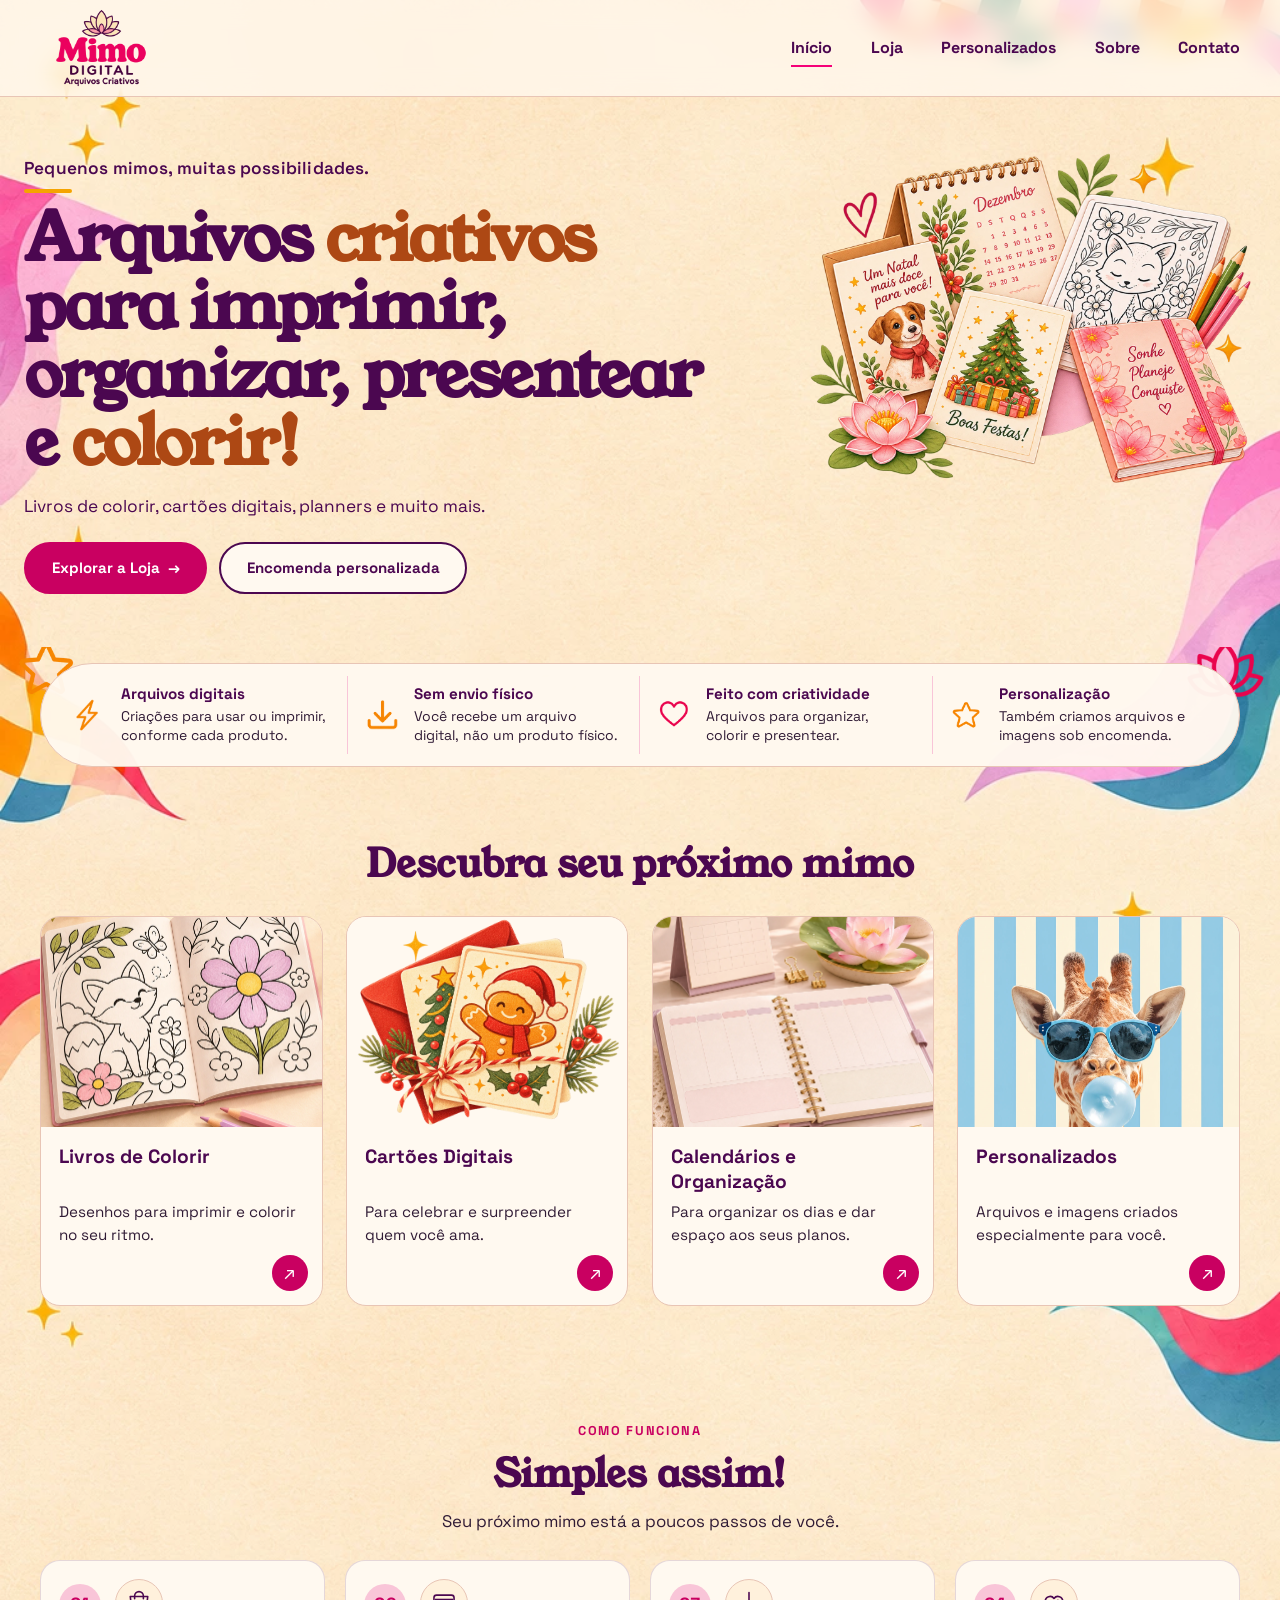
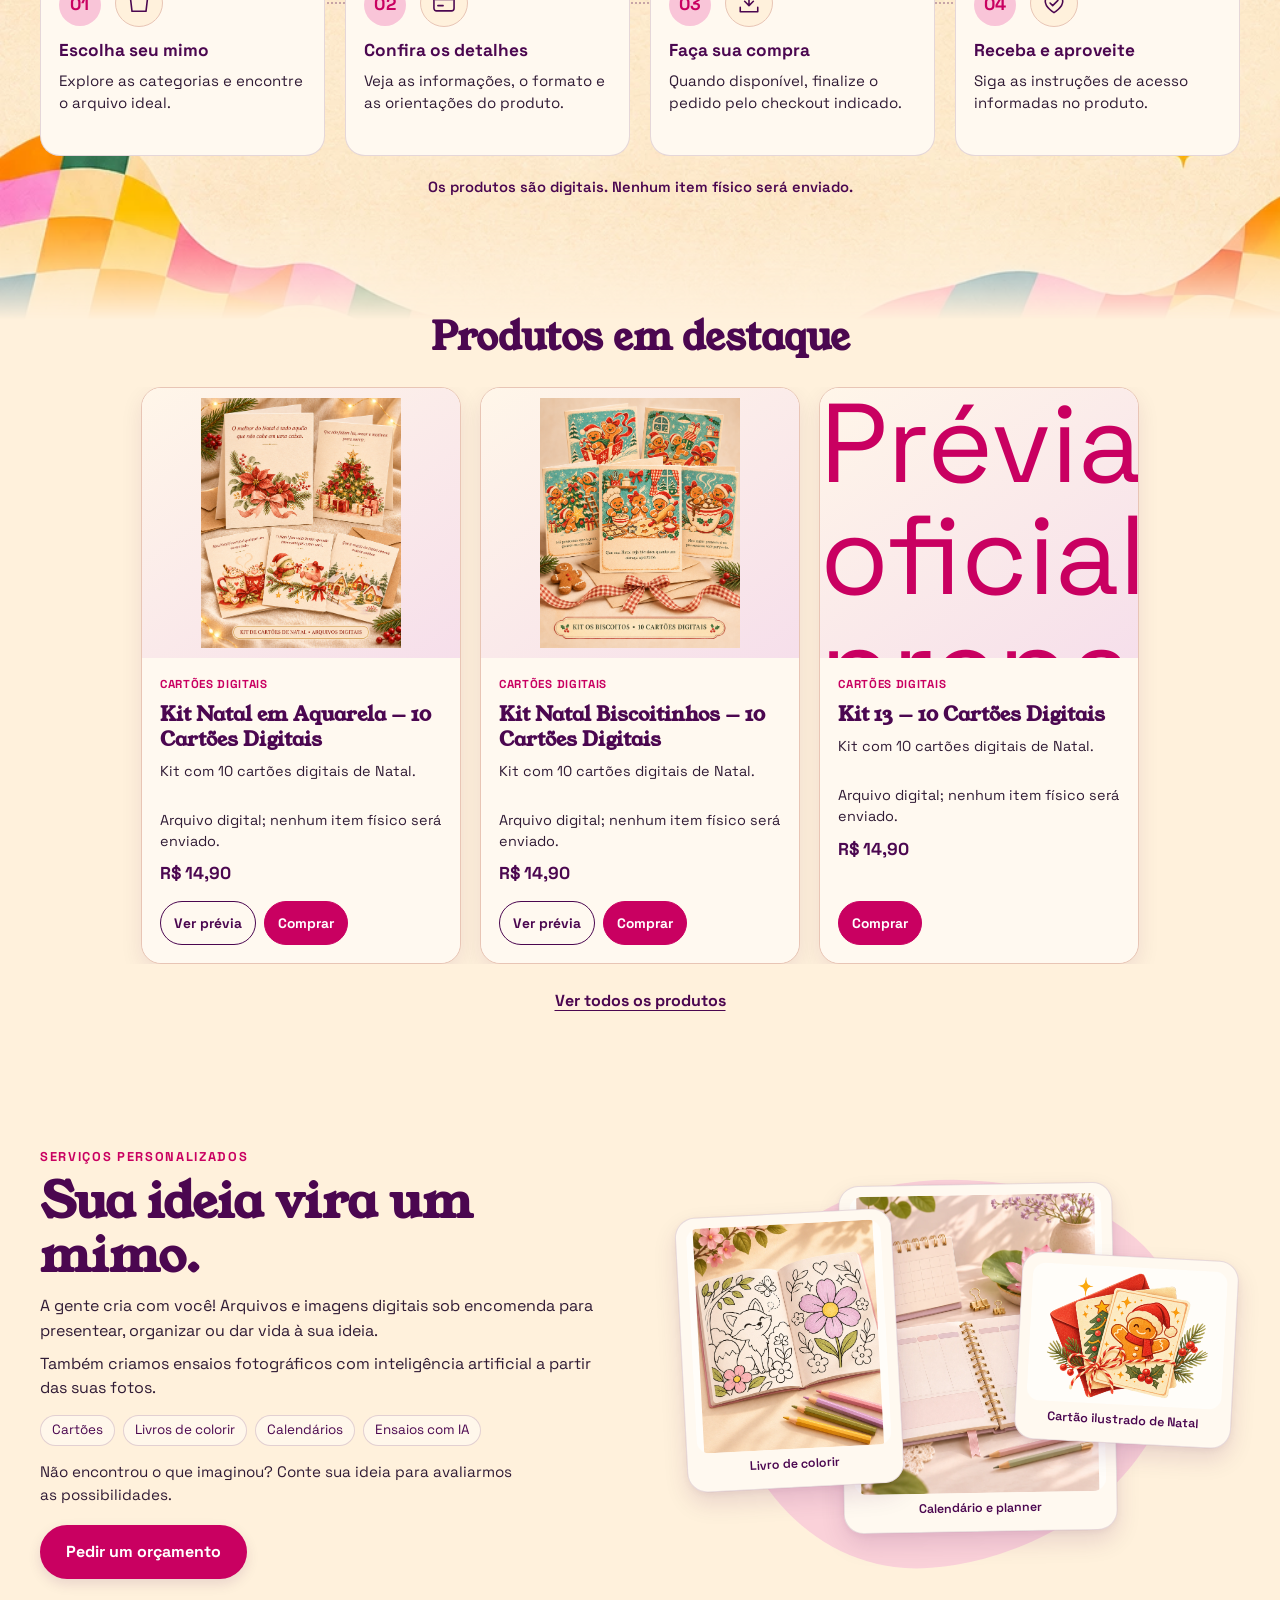
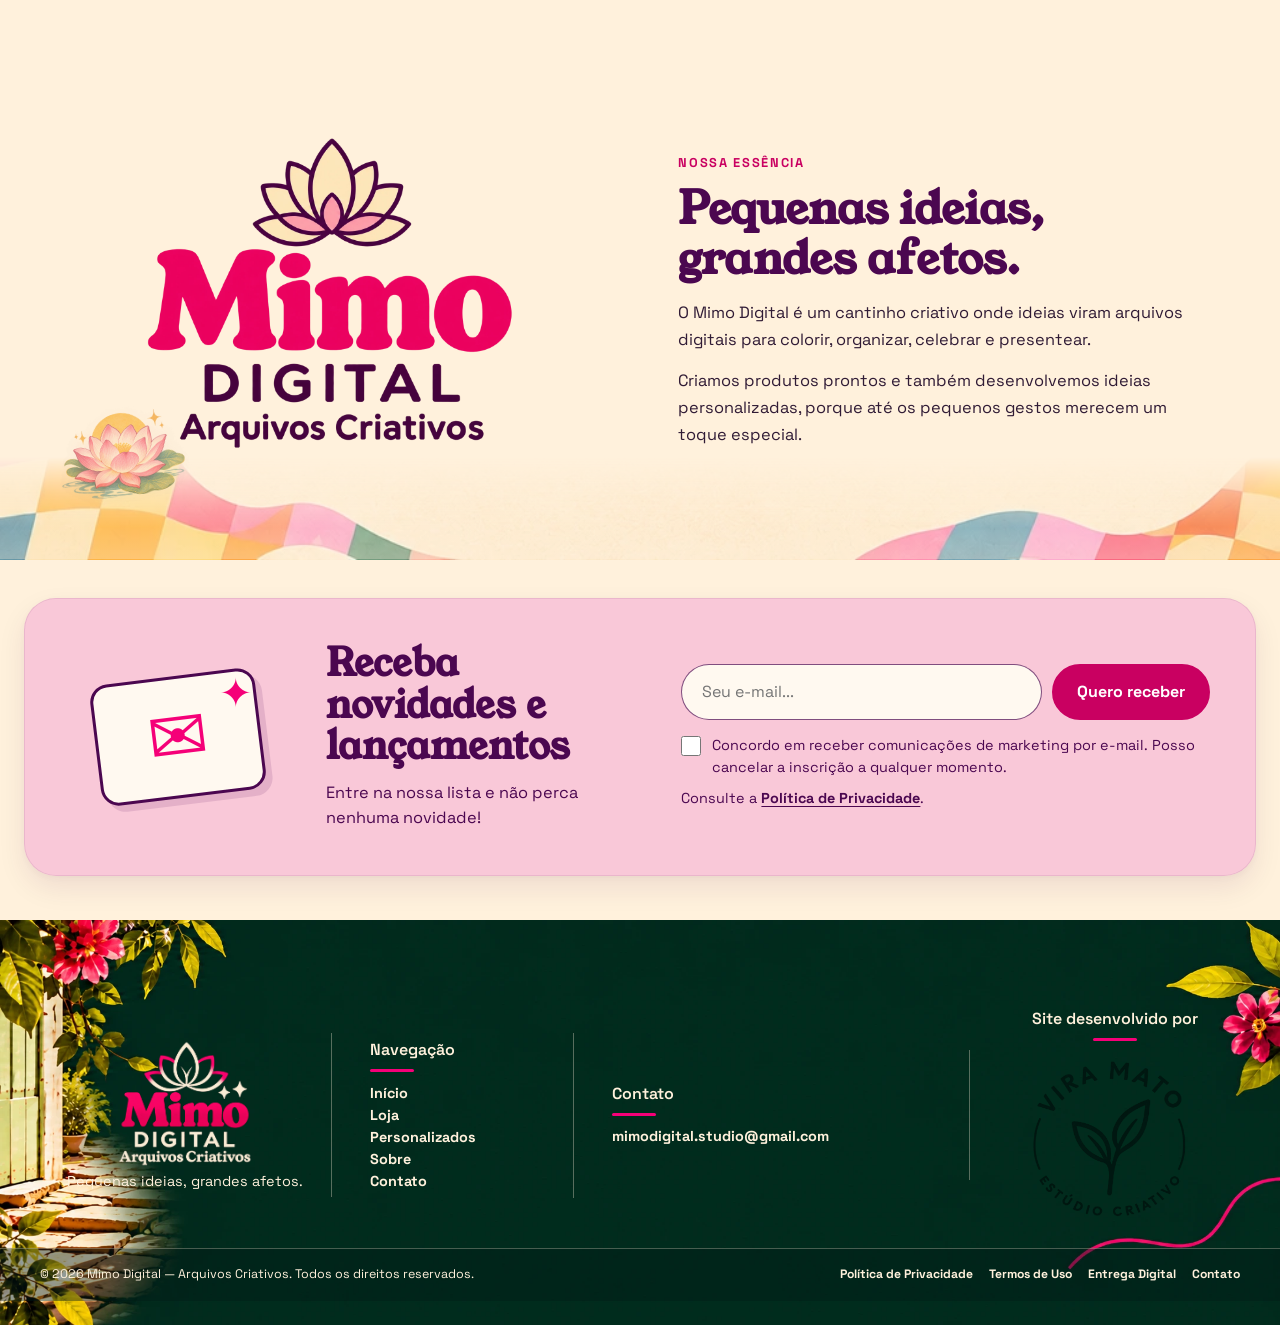
<file: index.html>
<!doctype html>
<html lang="pt-BR">
<head>
  <meta charset="utf-8">
  <meta name="viewport" content="width=device-width, initial-scale=1">
  <meta name="description" content="Conheça cartões digitais, livros de colorir, calendários e criações personalizadas do Mimo Digital. Consulte os detalhes e a disponibilidade de cada arquivo.">
  <title>Mimo Digital — Arquivos Criativos para Presentear</title>
  <link rel="canonical" href="https://mimo-shop.pages.dev/">
  <link rel="icon" type="image/webp" href="/assets/img/logo/logo1.webp">
  <meta property="og:type" content="website">
  <meta property="og:locale" content="pt_BR">
  <meta property="og:site_name" content="Mimo Digital">
  <meta property="og:title" content="Mimo Digital — Arquivos Criativos">
  <meta property="og:description" content="Mimo Digital: arquivos criativos para criar, organizar e presentear.">
  <meta property="og:url" content="https://mimo-shop.pages.dev/">
  <meta property="og:image" content="https://mimo-shop.pages.dev/assets/img/bg/banner.png">
  <meta property="og:image:alt" content="Fundo ilustrado oficial do Mimo Digital em tons de rosa, creme, laranja e verde.">
  <meta name="twitter:card" content="summary_large_image">
  <meta name="twitter:title" content="Mimo Digital — Arquivos Criativos">
  <meta name="twitter:description" content="Mimo Digital: arquivos criativos para criar, organizar e presentear.">
  <meta name="twitter:image" content="https://mimo-shop.pages.dev/assets/img/bg/banner.png">
  <meta name="twitter:image:alt" content="Fundo ilustrado oficial do Mimo Digital em tons de rosa, creme, laranja e verde.">
  <link rel="preconnect" href="https://fonts.googleapis.com">
  <link rel="preconnect" href="https://fonts.gstatic.com" crossorigin>
  <link rel="stylesheet" href="css/tokens.css">
  <link rel="stylesheet" href="css/styles.css">
</head>
<body>
  <div class="homepage-scene">
  <header class="site-header">
    <div class="container header-inner">
      <a class="brand" href="#inicio" aria-label="Mimo Digital, início"><img src="assets/img/logo/logo1.webp" alt="Mimo Digital — Arquivos Criativos" width="1536" height="1024"></a>
      <button class="menu-toggle" type="button" aria-expanded="false" aria-controls="main-nav" aria-label="Abrir menu"><span></span><span></span><span></span></button>
      <nav id="main-nav" class="main-nav" aria-label="Navegação principal">
        <a class="active" href="#inicio" aria-current="page">Início</a>
        <a href="/catalogo">Loja</a>
        <a href="#personalizados">Personalizados</a>
        <a href="#sobre">Sobre</a>
        <a href="/contato">Contato</a>
      </nav>
    </div>
  </header>

  <main>
    <section id="inicio" class="hero" aria-labelledby="hero-title">
      <div class="container hero-grid">
        <div class="hero-copy">
          <p class="hero-intro">Pequenos mimos, muitas possibilidades.</p>
          <h1 id="hero-title"><span class="hero-title-line">Arquivos <span class="hero-title-accent">criativos</span></span> <span class="hero-title-line">para imprimir,</span> <span class="hero-title-line">organizar, presentear</span> <span class="hero-title-line">e <span class="hero-title-accent">colorir!</span></span></h1>
          <p class="hero-description">Livros de colorir, cartões digitais, planners e muito mais.</p>
          <div class="hero-actions">
            <a class="btn btn-primary" href="/catalogo">Explorar a Loja <span aria-hidden="true">→</span></a>
            <a class="btn btn-secondary" href="#personalizados">Encomenda personalizada</a>
          </div>
        </div>
        <div class="hero-art">
          <img class="hero-illustration" src="/assets/img/ilustracoes/hero.webp" alt="Ilustração colorida com calendário de dezembro, cartões de Natal, caderno floral, lápis e flor de lótus." width="1448" height="1086" fetchpriority="high" decoding="async">
        </div>
      </div>
    </section>

    <section class="store-benefits" aria-labelledby="store-benefits-title">
      <h2 class="sr-only" id="store-benefits-title">Benefícios — Por que escolher o Mimo?</h2>
      <img class="store-benefit-decoration store-benefit-decoration-left" src="assets/img/elementos/star.webp" alt="" aria-hidden="true" width="56" height="50" loading="lazy" decoding="async">
      <img class="store-benefit-decoration store-benefit-decoration-right" src="assets/img/elementos/lot.webp" alt="" aria-hidden="true" width="72" height="56" loading="lazy" decoding="async">
      <div class="container store-benefit-shell">
        <ul class="store-benefit-grid">
          <li class="store-benefit">
            <img class="store-benefit-icon" src="assets/img/elementos/raio.webp" alt="" aria-hidden="true" width="32" height="36" loading="lazy" decoding="async">
            <div><h3>Arquivos digitais</h3><p>Criações para usar ou imprimir, conforme cada produto.</p></div>
          </li>
          <li class="store-benefit">
            <img class="store-benefit-icon" src="assets/img/elementos/dw.webp" alt="" aria-hidden="true" width="34" height="32" loading="lazy" decoding="async">
            <div><h3>Sem envio físico</h3><p>Você recebe um arquivo digital, não um produto físico.</p></div>
          </li>
          <li class="store-benefit">
            <img class="store-benefit-icon" src="assets/img/elementos/s2.webp" alt="" aria-hidden="true" width="36" height="33" loading="lazy" decoding="async">
            <div><h3>Feito com criatividade</h3><p>Arquivos para organizar, colorir e presentear.</p></div>
          </li>
          <li class="store-benefit">
            <img class="store-benefit-icon" src="assets/img/elementos/star.webp" alt="" aria-hidden="true" width="35" height="32" loading="lazy" decoding="async">
            <div><h3>Personalização</h3><p>Também criamos arquivos e imagens sob encomenda.</p></div>
          </li>
        </ul>
      </div>
    </section>

    <section id="loja" class="section category-showcase" aria-labelledby="categories-title">
      <div class="container">
        <div class="section-heading"><h2 id="categories-title">Descubra seu próximo mimo</h2></div>
        <div class="category-showcase-grid">
          <a class="category-showcase-card" href="/catalogo?categoria=livros-colorir" data-category="livros-colorir" aria-label="Ver livros de colorir no catálogo">
            <div class="category-showcase-image"><img src="assets/img/categoria/livro.webp" alt="Livro aberto com desenhos florais para colorir e lápis de cor" width="1122" height="1402" loading="lazy" decoding="async"></div>
            <div class="category-showcase-copy"><h3>Livros de Colorir</h3><p>Desenhos para imprimir e colorir no seu ritmo.</p></div><span class="category-showcase-arrow" aria-hidden="true">↗</span>
          </a>
          <a class="category-showcase-card" href="/catalogo?categoria=cartoes-digitais" data-category="cartoes-digitais" aria-label="Ver cartões digitais no catálogo">
            <div class="category-showcase-image"><img src="assets/img/categoria/cartao_natal.webp" alt="Cartões de Natal ilustrados com um biscoito sorridente" width="1536" height="1024" loading="lazy" decoding="async"></div>
            <div class="category-showcase-copy"><h3>Cartões Digitais</h3><p>Para celebrar e surpreender quem você ama.</p></div><span class="category-showcase-arrow" aria-hidden="true">↗</span>
          </a>
          <a class="category-showcase-card" href="/catalogo?categoria=calendarios-organizacao" data-category="calendarios-organizacao" aria-label="Ver calendários e itens de organização no catálogo">
            <div class="category-showcase-image"><img src="assets/img/categoria/calendario.webp" alt="Calendário de mesa e planner ao lado de uma flor de lótus" width="1122" height="1402" loading="lazy" decoding="async"></div>
            <div class="category-showcase-copy"><h3>Calendários e Organização</h3><p>Para organizar os dias e dar espaço aos seus planos.</p></div><span class="category-showcase-arrow" aria-hidden="true">↗</span>
          </a>
          <a class="category-showcase-card" href="#personalizados" data-category="personalizados" aria-label="Conhecer os serviços personalizados">
            <div class="category-showcase-image"><img src="assets/img/categoria/personalizado.webp" alt="Girafa ilustrada com óculos azuis e chiclete" width="1122" height="1402" loading="lazy" decoding="async"></div>
            <div class="category-showcase-copy"><h3>Personalizados</h3><p>Arquivos e imagens criados especialmente para você.</p></div><span class="category-showcase-arrow" aria-hidden="true">↗</span>
          </a>
        </div>
      </div>
    </section>

    <section id="como-funciona" class="process-section section" aria-labelledby="process-title">
      <div class="container">
        <header class="process-heading">
          <span class="eyebrow">Como funciona</span>
          <h2 id="process-title">Simples assim!</h2>
          <p>Seu próximo mimo está a poucos passos de você.</p>
        </header>
        <ol class="process-steps">
          <li class="process-step">
            <span class="process-number">01</span>
            <span class="process-icon" aria-hidden="true"><svg viewBox="0 0 32 32" fill="none"><path d="M6 8.5h20l-2 17H8l-2-17Z" stroke="currentColor" stroke-width="1.8" stroke-linejoin="round"/><path d="M11 11V8a5 5 0 0 1 10 0v3" stroke="currentColor" stroke-width="1.8" stroke-linecap="round"/></svg></span>
            <h3>Escolha seu mimo</h3>
            <p>Explore as categorias e encontre o arquivo ideal.</p>
          </li>
          <li class="process-step">
            <span class="process-number">02</span>
            <span class="process-icon" aria-hidden="true"><svg viewBox="0 0 32 32" fill="none"><rect x="4.5" y="7" width="23" height="18" rx="3" stroke="currentColor" stroke-width="1.8"/><path d="M5.5 12h21" stroke="currentColor" stroke-width="1.8"/><path d="M9 19h6" stroke="currentColor" stroke-width="1.8" stroke-linecap="round"/></svg></span>
            <h3>Confira os detalhes</h3>
            <p>Veja as informações, o formato e as orientações do produto.</p>
          </li>
          <li class="process-step">
            <span class="process-number">03</span>
            <span class="process-icon" aria-hidden="true"><svg viewBox="0 0 32 32" fill="none"><path d="M16 4v15m0 0 5-5m-5 5-5-5" stroke="currentColor" stroke-width="1.8" stroke-linecap="round" stroke-linejoin="round"/><path d="M6 21v5h20v-5" stroke="currentColor" stroke-width="1.8" stroke-linecap="round" stroke-linejoin="round"/></svg></span>
            <h3>Faça sua compra</h3>
            <p>Quando disponível, finalize o pedido pelo checkout indicado.</p>
          </li>
          <li class="process-step">
            <span class="process-number">04</span>
            <span class="process-icon" aria-hidden="true"><svg viewBox="0 0 32 32" fill="none"><path d="M16 27s-10-5.8-10-13a5.5 5.5 0 0 1 10-3.2A5.5 5.5 0 0 1 26 14c0 7.2-10 13-10 13Z" stroke="currentColor" stroke-width="1.8" stroke-linejoin="round"/><path d="m11.5 16 3 3 6-6" stroke="currentColor" stroke-width="1.8" stroke-linecap="round" stroke-linejoin="round"/></svg></span>
            <h3>Receba e aproveite</h3>
            <p>Siga as instruções de acesso informadas no produto.</p>
          </li>
        </ol>
        <p class="digital-note">Os produtos são digitais. Nenhum item físico será enviado.</p>
      </div>
    </section>

    <section id="produtos" class="products-section section" aria-labelledby="products-title">
      <div class="container">
        <div class="section-heading"><h2 id="products-title">Produtos em destaque</h2></div>
        <div class="products-carousel" role="region" aria-label="Vitrine de produtos em destaque">
          <button class="products-control products-previous" type="button" aria-label="Ver produto anterior" aria-controls="products-grid" hidden>‹</button>
          <div id="products-grid" class="products-grid" aria-busy="true" aria-label="Produtos em destaque">
            <p class="products-loading" role="status">Carregando produtos...</p>
          </div>
          <button class="products-control products-next" type="button" aria-label="Ver próximo produto" aria-controls="products-grid" hidden>›</button>
        </div>
        <div class="products-actions"><a class="products-catalog-link" href="/catalogo">Ver todos os produtos</a><button id="products-motion-toggle" class="products-motion-toggle" type="button" aria-pressed="false" hidden>Pausar movimento</button></div>
      </div>
    </section>

    <section id="personalizados" class="personalized-section section" aria-labelledby="personalized-title">
      <div class="container personalized-layout">
        <div class="personalized-copy">
          <span class="eyebrow">SERVIÇOS PERSONALIZADOS</span>
          <h2 id="personalized-title">Sua ideia vira um mimo.</h2>
          <p class="personalized-description">A gente cria com você! Arquivos e imagens digitais sob encomenda para presentear, organizar ou dar vida à sua ideia.</p>
          <p class="personalized-description personalized-ai-description">Também criamos ensaios fotográficos com inteligência artificial a partir das suas fotos.</p>
          <ul class="personalized-services" aria-label="Tipos de serviços personalizados">
            <li>Cartões</li>
            <li>Livros de colorir</li>
            <li>Calendários</li>
            <li>Ensaios com IA</li>
          </ul>
          <p class="personalized-support">Não encontrou o que imaginou? Conte sua ideia para avaliarmos as possibilidades.</p>
          <a class="btn btn-primary personalized-whatsapp" href="https://api.whatsapp.com/send/?phone=5513991065598&amp;text=Ol%C3%A1%21+Gostaria+de+pedir+um+or%C3%A7amento+para+um+servi%C3%A7o+personalizado+do+Mimo+Digital.&amp;type=phone_number&amp;app_absent=0" data-whatsapp-number="5513991065598" data-whatsapp-message="Olá! Gostaria de pedir um orçamento para um serviço personalizado do Mimo Digital." target="_blank" rel="noopener noreferrer">Pedir um orçamento</a>
        </div>
        <div class="personalized-art" role="group" aria-label="Referências visuais de calendário e planner, livro de colorir e cartão ilustrado de Natal">
          <span class="personalized-art-shape" aria-hidden="true"></span>
          <figure class="personalized-sample personalized-sample-calendar">
            <img src="assets/img/categoria/calendario.webp" alt="Calendário de mesa e planner aberto em tons suaves" width="1122" height="1402" loading="lazy" decoding="async">
            <figcaption>Calendário e planner</figcaption>
          </figure>
          <figure class="personalized-sample personalized-sample-book">
            <img src="assets/img/categoria/livro.webp" alt="Livro de colorir aberto com ilustrações florais" width="1122" height="1402" loading="lazy" decoding="async">
            <figcaption>Livro de colorir</figcaption>
          </figure>
          <figure class="personalized-sample personalized-sample-card">
            <img src="assets/img/categoria/cartao_natal.webp" alt="Cartão ilustrado com tema de Natal" width="1536" height="1024" loading="lazy" decoding="async">
            <figcaption>Cartão ilustrado de Natal</figcaption>
          </figure>
        </div>
      </div>
    </section>

    <div class="essence-newsletter-scene">
    <section id="sobre" class="about-section section" aria-labelledby="about-title">
      <div class="container about-layout">
        <div class="about-art">
          <img class="about-lotus" src="assets/img/ilustracoes/lotus.webp" alt="Ilustração da flor de lótus da marca Mimo Digital" width="1536" height="1024" loading="lazy" decoding="async">
          <img class="about-logo" src="assets/img/logo/logo1.webp" alt="Mimo Digital — Arquivos Criativos" width="1536" height="1024" loading="lazy" decoding="async">
        </div>
        <div class="about-copy">
          <span class="eyebrow">Nossa essência</span>
          <h2 id="about-title">Pequenas ideias, grandes afetos.</h2>
          <p>O Mimo Digital é um cantinho criativo onde ideias viram arquivos digitais para colorir, organizar, celebrar e presentear.</p>
          <p>Criamos produtos prontos e também desenvolvemos ideias personalizadas, porque até os pequenos gestos merecem um toque especial.</p>
        </div>
      </div>
    </section>

  <section class="newsletter" aria-labelledby="newsletter-title">
    <div class="container newsletter-inner">
      <div class="newsletter-art" aria-hidden="true"><span class="newsletter-envelope">✉</span><span class="newsletter-sparkle">✦</span></div>
      <div class="newsletter-copy">
        <h2 id="newsletter-title">Receba novidades e lançamentos</h2>
        <p>Entre na nossa lista e não perca nenhuma novidade!</p>
      </div>
      <div class="newsletter-form-area">
        <div id="sib-form-container" class="sib-form-container">
          <div id="error-message" class="sib-form-message-panel newsletter-message newsletter-error" role="alert" aria-live="assertive">
            <div class="sib-form-message-panel__text"><span class="sib-form-message-panel__inner-text">Não conseguimos concluir sua inscrição. Tente novamente.</span></div>
          </div>
          <div id="success-message" class="sib-form-message-panel newsletter-message newsletter-success" role="status" aria-live="polite">
            <div class="sib-form-message-panel__text"><span class="sib-form-message-panel__inner-text">Recebemos sua solicitação. Se a confirmação for necessária, siga as instruções enviadas por e-mail para concluir a inscrição. 💗</span></div>
          </div>
          <form id="sib-form" class="newsletter-form" method="POST" action="https://6d12f250.sibforms.com/serve/[base64]" data-type="subscription">
            <div class="newsletter-email-row">
              <div class="sib-input sib-form-block">
                <div class="form__entry entry_block">
                  <div class="form__label-row">
                    <label class="sr-only entry__label" for="newsletter-email" data-required="*">Seu e-mail</label>
                    <div class="entry__field">
                      <input class="input" id="newsletter-email" name="EMAIL" type="email" autocomplete="email" inputmode="email" maxlength="254" placeholder="Seu e-mail..." data-required="true" aria-describedby="newsletter-error" required>
                    </div>
                  </div>
                  <p id="newsletter-error" class="entry__error entry__error--primary newsletter-message newsletter-error" role="alert" aria-live="polite"></p>
                </div>
              </div>
              <button class="btn btn-primary newsletter-submit sib-form-block__button sib-form-block__button-with-loader" type="submit">
                <svg class="progress-indicator__icon sib-hide-loader-icon" viewBox="0 0 512 512" aria-hidden="true"><path d="M460 374l-21-12c-6-3-8-10-5-16 30-60 28-132-5-190-34-58-95-96-162-100-7 0-12-5-12-12V20c0-7 6-12 13-12 84 4 160 51 202 124 42 73 44 162 6 237-3 6-11 8-16 5z"/></svg>
                <span>Quero receber</span>
              </button>
            </div>
            <div class="sib-optin sib-form-block" data-required="true">
              <div class="form__entry entry_mcq">
                <div class="form__label-row"><div class="entry__choice">
                  <label class="newsletter-consent"><input class="input" id="CONSENTIMENTO_MIMO" name="CONSENTIMENTO_MIMO" type="checkbox" value="1" data-required="true" aria-describedby="newsletter-consent-error" required><span>Concordo em receber comunicações de marketing por e-mail. Posso cancelar a inscrição a qualquer momento.</span></label>
                </div></div>
                <p id="newsletter-consent-error" class="entry__error entry__error--primary newsletter-message newsletter-error" role="alert" aria-live="polite"></p>
              </div>
            </div>
            <input type="text" name="email_address_check" value="" class="input--hidden" tabindex="-1" autocomplete="off" aria-hidden="true">
            <input type="hidden" name="locale" value="pt">
            <p class="newsletter-privacy">Consulte a <a href="/privacidade">Política de Privacidade</a>.</p>
          </form>
        </div>
      </div>
    </div>
  </section>
  </div>
  </main>

  </div>
  <footer id="contato" class="site-footer">
    <div class="container footer-columns">
      <section class="footer-column footer-mimo" aria-label="Mimo Digital">
        <img src="assets/img/logo/principal.webp" alt="Mimo Digital — Arquivos Criativos" width="1356" height="1159" loading="lazy" decoding="async">
        <p>Pequenas ideias, grandes afetos.</p>
      </section>
      <nav class="footer-column footer-navigation" aria-labelledby="footer-nav-title">
        <h2 id="footer-nav-title">Navegação</h2><span class="footer-rule" aria-hidden="true"></span>
        <a href="#inicio">Início</a><a href="/catalogo">Loja</a><a href="#personalizados">Personalizados</a><a href="#sobre">Sobre</a><a href="/contato">Contato</a>
      </nav>
      <section id="footer-contact" class="footer-column footer-contact" aria-labelledby="footer-contact-title">
        <h2 id="footer-contact-title">Contato</h2><span class="footer-rule" aria-hidden="true"></span>
        <a class="footer-email" href="mailto:mimodigital.studio@gmail.com">mimodigital.studio@gmail.com</a>
      </section>
      <section class="footer-column footer-vira" aria-labelledby="footer-vira-title">
        <h2 id="footer-vira-title">Site desenvolvido por</h2><span class="footer-rule" aria-hidden="true"></span>
        <a href="https://carolinagarcez.github.io/estudioviramato/" target="_blank" rel="noopener noreferrer" aria-label="Vira Mato — Estúdio Criativo (abre em nova aba)"><img src="assets/img/vira%20mato/selo_viramato.webp" alt="Vira Mato — Estúdio Criativo" width="1536" height="1024" loading="lazy" decoding="async"></a>
      </section>
    </div>
    <div class="footer-copyright">
      <div class="container footer-copyright-inner">
        <p>© 2026 Mimo Digital — Arquivos Criativos. Todos os direitos reservados.</p>
        <nav class="footer-legal" aria-label="Informações e contato">
          <a href="/privacidade">Política de Privacidade</a>
          <a href="/termos">Termos de Uso</a>
          <a href="/entrega-digital">Entrega Digital</a>
          <a href="/contato">Contato</a>
        </nav>
      </div>
    </div>
  </footer>
  <dialog id="featured-product-preview" class="featured-product-preview" aria-labelledby="featured-preview-title">
    <button class="featured-preview-close" type="button" aria-label="Fechar prévia">×</button>
    <div class="featured-preview-content">
      <div class="featured-preview-image"></div>
      <div class="featured-preview-copy"><p class="eyebrow">PRÉVIA DO PRODUTO</p><h2 id="featured-preview-title"></h2><p class="featured-preview-description"></p><p class="featured-preview-contents"></p><p class="featured-preview-price"></p><p class="digital-note">Produto digital. Nenhum item físico será enviado.</p><div class="featured-preview-action"></div></div>
    </div>
  </dialog>
  <script>
    window.LOCALE = 'pt';
    window.REQUIRED_ERROR_MESSAGE = 'Preencha este campo antes de continuar.';
    window.EMAIL_INVALID_MESSAGE = 'Informe um endereço de e-mail válido.';
    window.GENERIC_INVALID_MESSAGE = 'Não conseguimos concluir sua inscrição. Tente novamente.';
    window.AUTOHIDE = Boolean(0);
  </script>
  <script defer src="https://sibforms.com/forms/end-form/build/main.js"></script>
  <script defer src="js/product-data.js"></script>
  <script defer src="js/main.js"></script>
</body>
</html>
</file>
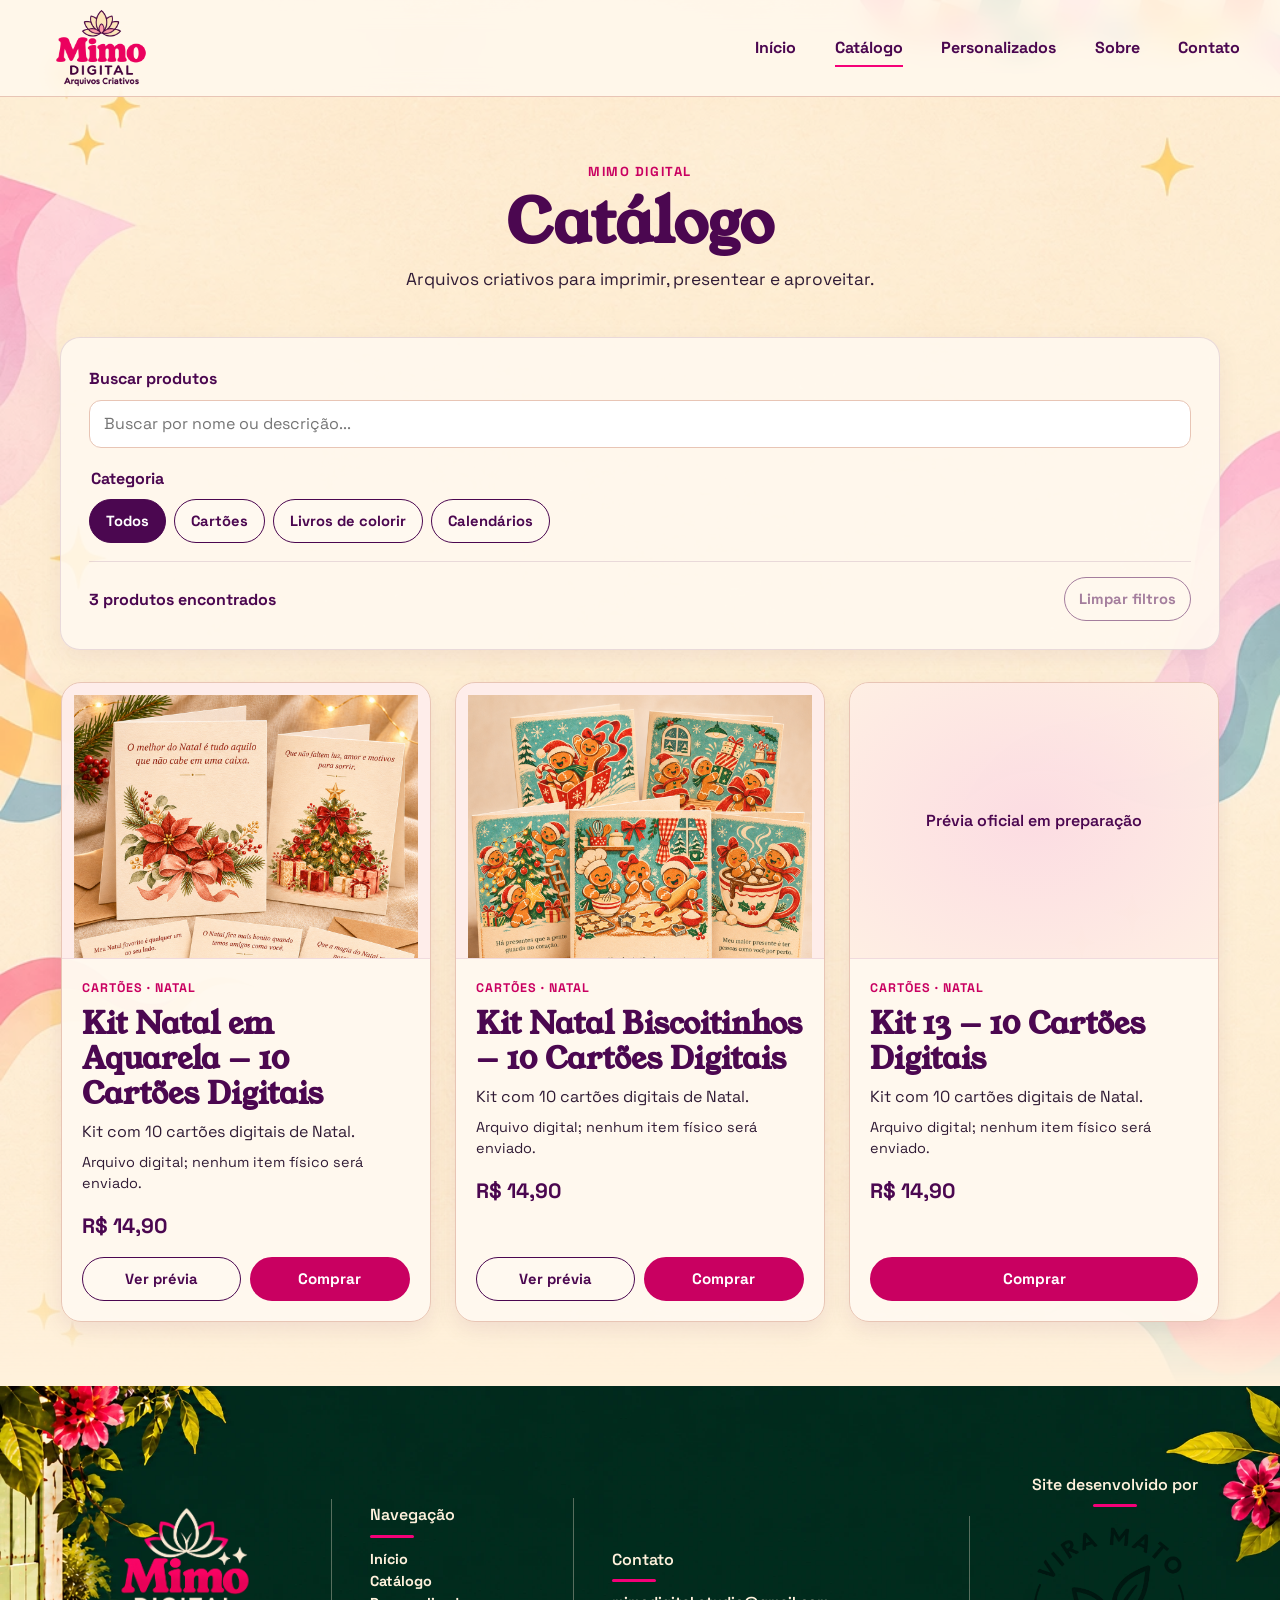
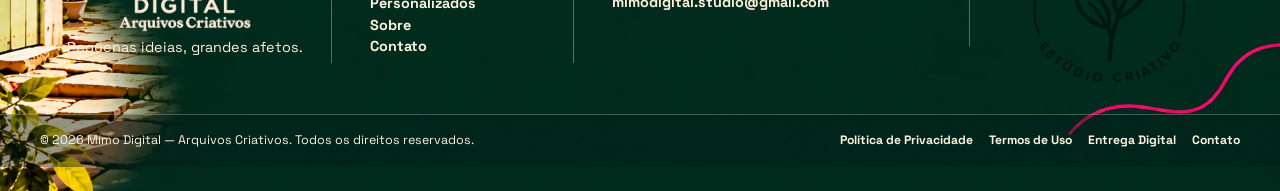
<file: catalogo.html>
<!doctype html>
<html lang="pt-BR">
<head>
  <meta charset="utf-8">
  <meta name="viewport" content="width=device-width, initial-scale=1">
  <meta name="description" content="Explore cartões digitais e outros arquivos criativos do Mimo Digital. Confira o conteúdo, os formatos informados e a disponibilidade no catálogo.">
  <title>Catálogo de Arquivos Digitais — Mimo Digital</title>
  <link rel="canonical" href="https://mimo-shop.pages.dev/catalogo">
  <meta property="og:type" content="website">
  <meta property="og:locale" content="pt_BR">
  <meta property="og:site_name" content="Mimo Digital">
  <meta property="og:title" content="Catálogo — Mimo Digital">
  <meta property="og:description" content="Explore o catálogo de arquivos criativos do Mimo Digital.">
  <meta property="og:url" content="https://mimo-shop.pages.dev/catalogo">
  <meta property="og:image" content="https://mimo-shop.pages.dev/assets/img/bg/banner.png">
  <meta property="og:image:alt" content="Fundo ilustrado oficial do Mimo Digital em tons de rosa, creme, laranja e verde.">
  <meta name="twitter:card" content="summary_large_image">
  <meta name="twitter:title" content="Catálogo — Mimo Digital">
  <meta name="twitter:description" content="Explore o catálogo de arquivos criativos do Mimo Digital.">
  <meta name="twitter:image" content="https://mimo-shop.pages.dev/assets/img/bg/banner.png">
  <meta name="twitter:image:alt" content="Fundo ilustrado oficial do Mimo Digital em tons de rosa, creme, laranja e verde.">
  <link rel="preconnect" href="https://fonts.googleapis.com">
  <link rel="preconnect" href="https://fonts.gstatic.com" crossorigin>
  <link rel="icon" type="image/webp" href="/assets/img/logo/logo1.webp">
  <link rel="stylesheet" href="css/tokens.css">
  <link rel="stylesheet" href="css/styles.css">
</head>
<body>
  <div class="institutional-shell catalog-shell">
    <header class="site-header">
      <div class="container header-inner">
        <a class="brand" href="/#inicio" aria-label="Mimo Digital, início"><img src="assets/img/logo/logo1.webp" alt="Mimo Digital — Arquivos Criativos" width="1536" height="1024"></a>
        <button class="menu-toggle" type="button" aria-expanded="false" aria-controls="main-nav" aria-label="Abrir menu"><span></span><span></span><span></span></button>
        <nav id="main-nav" class="main-nav" aria-label="Navegação principal">
          <a href="/#inicio">Início</a>
          <a class="active" href="/catalogo" aria-current="page">Catálogo</a>
          <a href="/#personalizados">Personalizados</a>
          <a href="/#sobre">Sobre</a>
          <a href="/contato">Contato</a>
        </nav>
      </div>
    </header>
    <main class="catalog-page">
      <div class="container catalog-content">
        <header class="catalog-heading">
          <p class="privacy-eyebrow">Mimo Digital</p>
          <h1>Catálogo</h1>
          <p>Arquivos criativos para imprimir, presentear e aproveitar.</p>
        </header>
        <section class="catalog-controls" aria-label="Buscar e filtrar produtos">
          <label class="catalog-search-label" for="catalog-search">Buscar produtos</label>
          <input id="catalog-search" class="catalog-search" type="search" placeholder="Buscar por nome ou descrição..." autocomplete="off">
          <div class="catalog-filter-row">
            <fieldset class="catalog-category-filter">
              <legend>Categoria</legend>
              <div class="catalog-category-options" role="group" aria-label="Filtrar por categoria">
                <button type="button" class="catalog-filter-chip" data-category="all" aria-pressed="true">Todos</button>
                <button type="button" class="catalog-filter-chip" data-category="cartoes-digitais" aria-pressed="false">Cartões</button>
                <button type="button" class="catalog-filter-chip" data-category="livros-colorir" aria-pressed="false">Livros de colorir</button>
                <button type="button" class="catalog-filter-chip" data-category="calendarios-organizacao" aria-pressed="false">Calendários</button>
              </div>
            </fieldset>
            <div id="catalog-subcategory-wrap" class="catalog-subcategory-wrap" hidden>
              <label for="catalog-subcategory">Subcategoria</label>
              <select id="catalog-subcategory" class="catalog-subcategory">
                <option value="">Todas</option>
              </select>
            </div>
          </div>
          <div class="catalog-results-bar">
            <p id="catalog-result-count" class="catalog-result-count" aria-live="polite">Carregando produtos…</p>
            <button id="catalog-clear" class="catalog-clear" type="button">Limpar filtros</button>
          </div>
          <p id="catalog-error" class="catalog-error" role="alert" hidden>Não foi possível carregar o catálogo agora. Tente novamente mais tarde.</p>
        </section>
        <section id="catalog-grid" class="catalog-grid" aria-label="Produtos do catálogo" aria-live="polite"></section>
      </div>
    </main>
  </div>
  <footer class="site-footer">
    <div class="container footer-columns">
      <section class="footer-column footer-mimo" aria-label="Mimo Digital">
        <a href="/#inicio" aria-label="Voltar à página inicial"><img src="assets/img/logo/principal.webp" alt="Mimo Digital — Arquivos Criativos" width="1356" height="1159" loading="lazy" decoding="async"></a>
        <p>Pequenas ideias, grandes afetos.</p>
      </section>
      <nav class="footer-column footer-navigation" aria-labelledby="footer-nav-title">
        <h2 id="footer-nav-title">Navegação</h2><span class="footer-rule" aria-hidden="true"></span>
        <a href="/#inicio">Início</a><a href="/catalogo" aria-current="page">Catálogo</a><a href="/#personalizados">Personalizados</a><a href="/#sobre">Sobre</a><a href="/contato">Contato</a>
      </nav>
      <section class="footer-column footer-contact" aria-labelledby="footer-contact-title">
        <h2 id="footer-contact-title">Contato</h2><span class="footer-rule" aria-hidden="true"></span>
        <a class="footer-email" href="mailto:mimodigital.studio@gmail.com">mimodigital.studio@gmail.com</a>
      </section>
      <section class="footer-column footer-vira" aria-labelledby="footer-vira-title">
        <h2 id="footer-vira-title">Site desenvolvido por</h2><span class="footer-rule" aria-hidden="true"></span>
        <a href="https://carolinagarcez.github.io/estudioviramato/" target="_blank" rel="noopener noreferrer" aria-label="Vira Mato — Estúdio Criativo (abre em nova aba)"><img src="assets/img/vira%20mato/selo_viramato.webp" alt="Vira Mato — Estúdio Criativo" width="1536" height="1024" loading="lazy" decoding="async"></a>
      </section>
    </div>
    <div class="footer-copyright">
      <div class="container footer-copyright-inner">
        <p>© 2026 Mimo Digital — Arquivos Criativos. Todos os direitos reservados.</p>
        <nav class="footer-legal" aria-label="Informações e contato">
          <a href="/privacidade">Política de Privacidade</a>
          <a href="/termos">Termos de Uso</a>
          <a href="/entrega-digital">Entrega Digital</a>
          <a href="/contato">Contato</a>
        </nav>
      </div>
    </div>
  </footer>
  <dialog id="product-preview" class="product-preview" aria-labelledby="preview-title">
    <div class="product-preview-panel">
      <button class="product-preview-close" type="button" aria-label="Fechar prévia">×</button>
      <div id="preview-gallery" class="preview-gallery"></div>
      <div class="preview-copy">
        <p id="preview-category" class="preview-category"></p>
        <h2 id="preview-title"></h2>
        <p id="preview-description" class="preview-description"></p>
        <ul id="preview-kit" class="preview-kit"></ul>
        <p id="preview-format" class="preview-format" hidden></p>
        <p id="preview-price" class="preview-price"></p>
        <p class="preview-digital-note">Produto digital. Nenhum item físico será enviado.</p>
        <div id="preview-buy"></div>
      </div>
    </div>
  </dialog>
  <script src="js/product-data.js"></script>
  <script src="js/main.js"></script>
  <script src="js/catalog.js"></script>
</body>
</html>
</file>
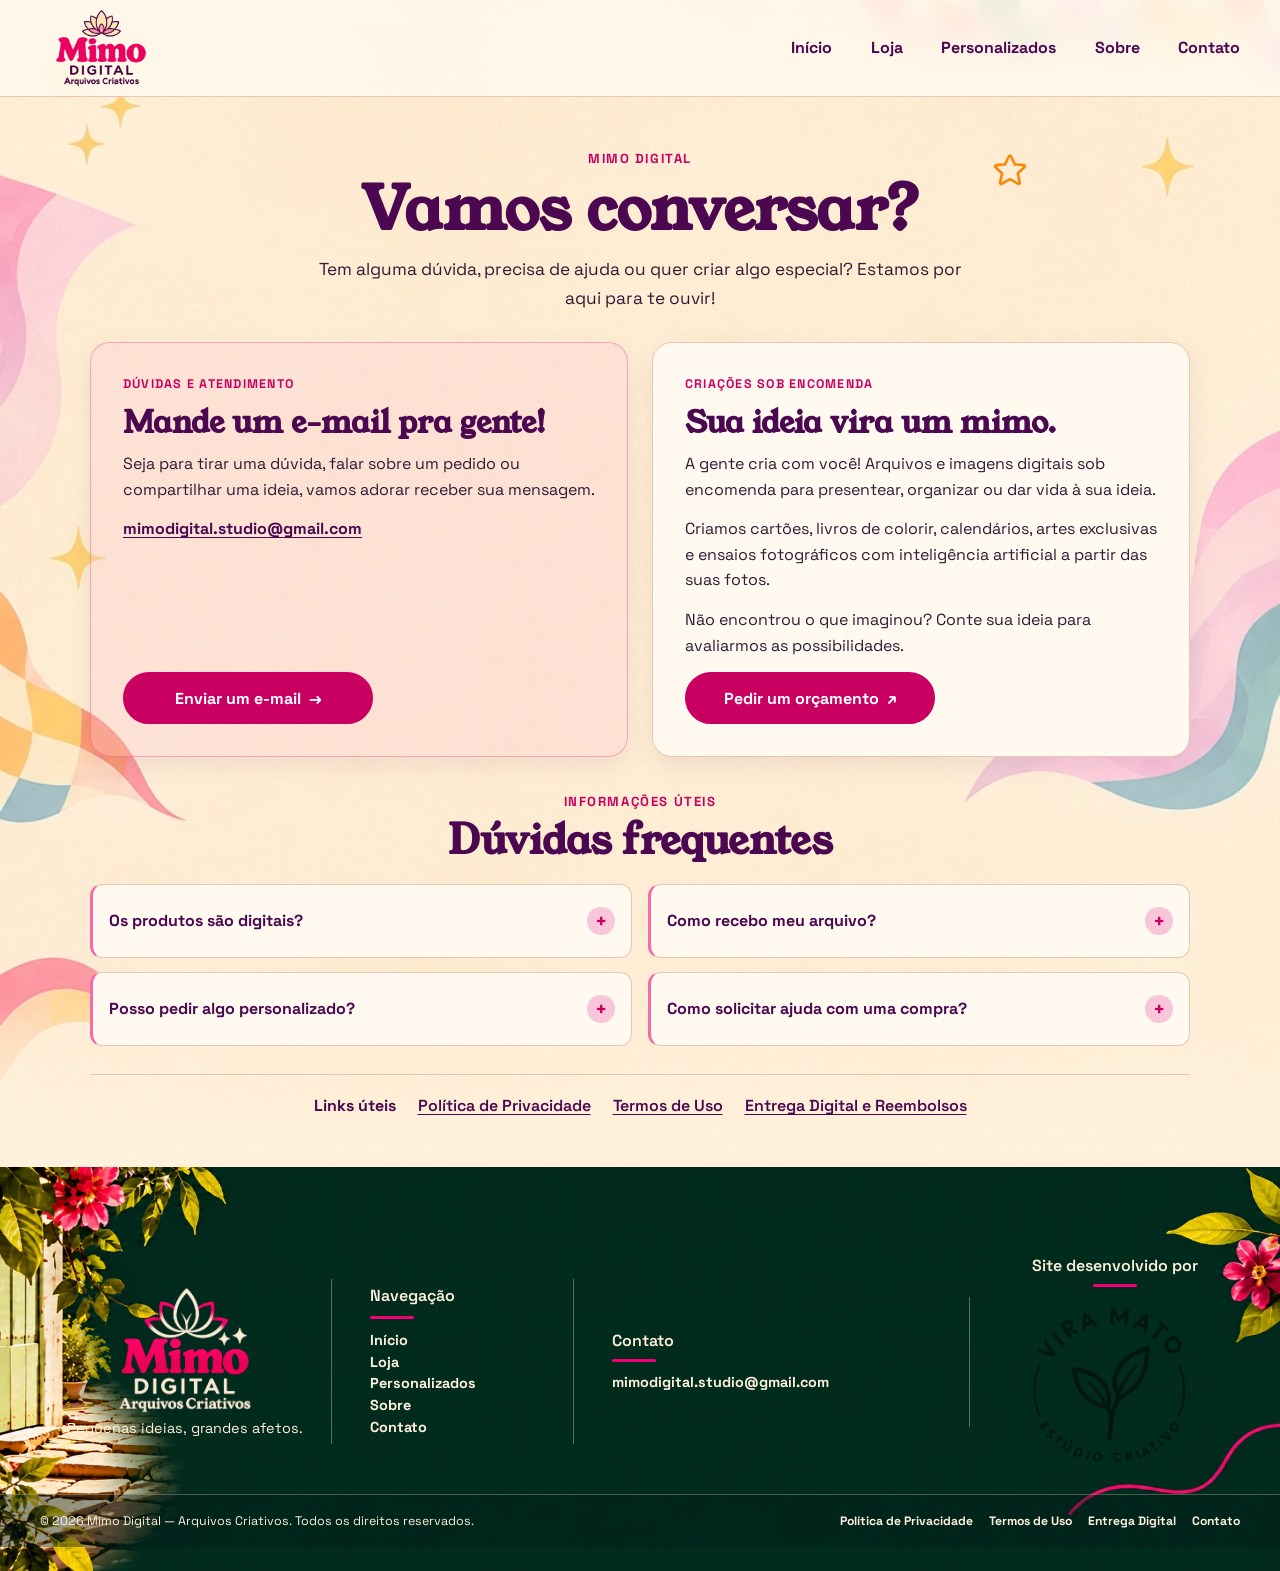
<file: contato.html>
<!doctype html>
<html lang="pt-BR">
<head>
  <meta charset="utf-8">
  <meta name="viewport" content="width=device-width, initial-scale=1">
  <meta name="description" content="Fale com o Mimo Digital sobre dúvidas, pedidos e ideias de arquivos personalizados.">
  <title>Contato — Mimo Digital</title>
  <link rel="canonical" href="https://mimo-shop.pages.dev/contato">
  <link rel="icon" type="image/webp" href="/assets/img/logo/logo1.webp">
  <meta property="og:type" content="website">
  <meta property="og:locale" content="pt_BR">
  <meta property="og:site_name" content="Mimo Digital">
  <meta property="og:title" content="Contato — Mimo Digital">
  <meta property="og:description" content="Fale com o Mimo Digital sobre dúvidas, pedidos e ideias de arquivos personalizados.">
  <meta property="og:url" content="https://mimo-shop.pages.dev/contato">
  <meta property="og:image" content="https://mimo-shop.pages.dev/assets/img/bg/banner.png">
  <meta property="og:image:alt" content="Fundo ilustrado oficial do Mimo Digital em tons de rosa, creme, laranja e verde.">
  <meta name="twitter:card" content="summary_large_image">
  <meta name="twitter:title" content="Contato — Mimo Digital">
  <meta name="twitter:description" content="Fale com o Mimo Digital sobre dúvidas, pedidos e ideias de arquivos personalizados.">
  <meta name="twitter:image" content="https://mimo-shop.pages.dev/assets/img/bg/banner.png">
  <meta name="twitter:image:alt" content="Fundo ilustrado oficial do Mimo Digital em tons de rosa, creme, laranja e verde.">
  <link rel="preconnect" href="https://fonts.googleapis.com">
  <link rel="preconnect" href="https://fonts.gstatic.com" crossorigin>
  <link rel="stylesheet" href="css/tokens.css">
  <link rel="stylesheet" href="css/styles.css">
</head>
<body>
  <div class="institutional-shell">
  <header class="site-header">
    <div class="container header-inner">
      <a class="brand" href="/#inicio" aria-label="Mimo Digital, início"><img src="assets/img/logo/logo1.webp" alt="Mimo Digital — Arquivos Criativos" width="1536" height="1024"></a>
      <button class="menu-toggle" type="button" aria-expanded="false" aria-controls="main-nav" aria-label="Abrir menu"><span></span><span></span><span></span></button>
      <nav id="main-nav" class="main-nav" aria-label="Navegação principal">
        <a href="/#inicio">Início</a>
        <a href="/catalogo">Loja</a>
        <a href="/#personalizados">Personalizados</a>
        <a href="/#sobre">Sobre</a>
        <a href="/contato" aria-current="page">Contato</a>
      </nav>
    </div>
  </header>

  <main class="contact-page privacy-page">
    <div class="container contact-page-content">
      <header class="contact-page-heading">
        <p class="privacy-eyebrow">Mimo Digital</p>
        <h1>Vamos conversar?</h1>
        <p>Tem alguma dúvida, precisa de ajuda ou quer criar algo especial? Estamos por aqui para te ouvir!</p>
        <img src="assets/img/elementos/star.webp" alt="" aria-hidden="true" width="56" height="50">
      </header>

      <section id="contato" class="contact-options" aria-label="Formas de falar com o Mimo Digital">
        <article class="contact-card contact-card-email">
          <span class="contact-card-kicker">Dúvidas e atendimento</span>
          <h2>Mande um e-mail pra gente!</h2>
          <p>Seja para tirar uma dúvida, falar sobre um pedido ou compartilhar uma ideia, vamos adorar receber sua mensagem.</p>
          <a class="contact-email-address" href="mailto:mimodigital.studio@gmail.com">mimodigital.studio@gmail.com</a>
          <a class="btn btn-primary contact-button" href="mailto:mimodigital.studio@gmail.com">Enviar um e-mail <span aria-hidden="true">→</span></a>
        </article>

        <article class="contact-card contact-card-custom">
          <span class="contact-card-kicker">Criações sob encomenda</span>
          <h2>Sua ideia vira um mimo.</h2>
          <p>A gente cria com você! Arquivos e imagens digitais sob encomenda para presentear, organizar ou dar vida à sua ideia.</p>
          <p>Criamos cartões, livros de colorir, calendários, artes exclusivas e ensaios fotográficos com inteligência artificial a partir das suas fotos.</p>
          <p>Não encontrou o que imaginou? Conte sua ideia para avaliarmos as possibilidades.</p>
          <a class="btn btn-primary contact-button" href="https://api.whatsapp.com/send/?phone=5513991065598&amp;text=Ol%C3%A1%21+Gostaria+de+pedir+um+or%C3%A7amento+para+um+servi%C3%A7o+personalizado+do+Mimo+Digital.&amp;type=phone_number&amp;app_absent=0" target="_blank" rel="noopener noreferrer">Pedir um orçamento <span aria-hidden="true">↗</span></a>
        </article>
      </section>

      <section class="contact-faq" aria-labelledby="contact-faq-title">
        <header class="contact-section-heading">
          <p class="privacy-eyebrow">Informações úteis</p>
          <h2 id="contact-faq-title">Dúvidas frequentes</h2>
        </header>
        <div class="contact-faq-list">
          <details class="contact-faq-item">
            <summary>Os produtos são digitais?</summary>
            <p>Sim. O Mimo Digital oferece arquivos digitais; não há envio físico, a menos que uma oferta informe expressamente o contrário.</p>
          </details>
          <details class="contact-faq-item">
            <summary>Como recebo meu arquivo?</summary>
            <p>Os produtos do Mimo Digital são arquivos digitais, sem envio físico. As informações sobre formato, acesso e entrega estarão disponíveis na descrição de cada produto.</p>
            <p>Para arquivos personalizados, os detalhes e o prazo de entrega serão combinados durante o orçamento.</p>
          </details>
          <details class="contact-faq-item">
            <summary>Posso pedir algo personalizado?</summary>
            <p>Você pode enviar sua ideia para avaliação. A viabilidade, o escopo, o valor, o prazo, o formato e as condições de revisão precisam ser acordados antes de qualquer contratação.</p>
          </details>
          <details class="contact-faq-item">
            <summary>Como solicitar ajuda com uma compra?</summary>
            <p>Escreva para <a href="mailto:mimodigital.studio@gmail.com">mimodigital.studio@gmail.com</a>, incluindo a identificação do pedido e uma descrição do problema. Não envie dados sensíveis que não sejam necessários.</p>
          </details>
        </div>
      </section>

      <nav class="contact-useful-links" aria-label="Links úteis">
        <span>Links úteis</span>
        <a href="/privacidade">Política de Privacidade</a>
        <a href="/termos">Termos de Uso</a>
        <a href="/entrega-digital">Entrega Digital e Reembolsos</a>
      </nav>
    </div>
  </main>
  </div>

  <footer class="site-footer">
    <div class="container footer-columns">
      <section class="footer-column footer-mimo" aria-label="Mimo Digital">
        <a href="/#inicio" aria-label="Voltar à página inicial"><img src="assets/img/logo/principal.webp" alt="Mimo Digital — Arquivos Criativos" width="1356" height="1159" loading="lazy" decoding="async"></a>
        <p>Pequenas ideias, grandes afetos.</p>
      </section>
      <nav class="footer-column footer-navigation" aria-labelledby="footer-nav-title">
        <h2 id="footer-nav-title">Navegação</h2><span class="footer-rule" aria-hidden="true"></span>
        <a href="/#inicio">Início</a><a href="/catalogo">Loja</a><a href="/#personalizados">Personalizados</a><a href="/#sobre">Sobre</a><a href="/contato" aria-current="page">Contato</a>
      </nav>
      <section class="footer-column footer-contact" aria-labelledby="footer-contact-title">
        <h2 id="footer-contact-title">Contato</h2><span class="footer-rule" aria-hidden="true"></span>
        <a class="footer-email" href="mailto:mimodigital.studio@gmail.com">mimodigital.studio@gmail.com</a>
      </section>
      <section class="footer-column footer-vira" aria-labelledby="footer-vira-title">
        <h2 id="footer-vira-title">Site desenvolvido por</h2><span class="footer-rule" aria-hidden="true"></span>
        <a href="https://carolinagarcez.github.io/estudioviramato/" target="_blank" rel="noopener noreferrer" aria-label="Vira Mato — Estúdio Criativo (abre em nova aba)"><img src="assets/img/vira%20mato/selo_viramato.webp" alt="Vira Mato — Estúdio Criativo" width="1536" height="1024" loading="lazy" decoding="async"></a>
      </section>
    </div>
    <div class="footer-copyright">
      <div class="container footer-copyright-inner">
        <p>© 2026 Mimo Digital — Arquivos Criativos. Todos os direitos reservados.</p>
        <nav class="footer-legal" aria-label="Informações e contato">
          <a href="/privacidade">Política de Privacidade</a>
          <a href="/termos">Termos de Uso</a>
          <a href="/entrega-digital">Entrega Digital</a>
          <a href="/contato">Contato</a>
        </nav>
      </div>
    </div>
  </footer>
  <script src="js/main.js"></script>
</body>
</html>
</file>
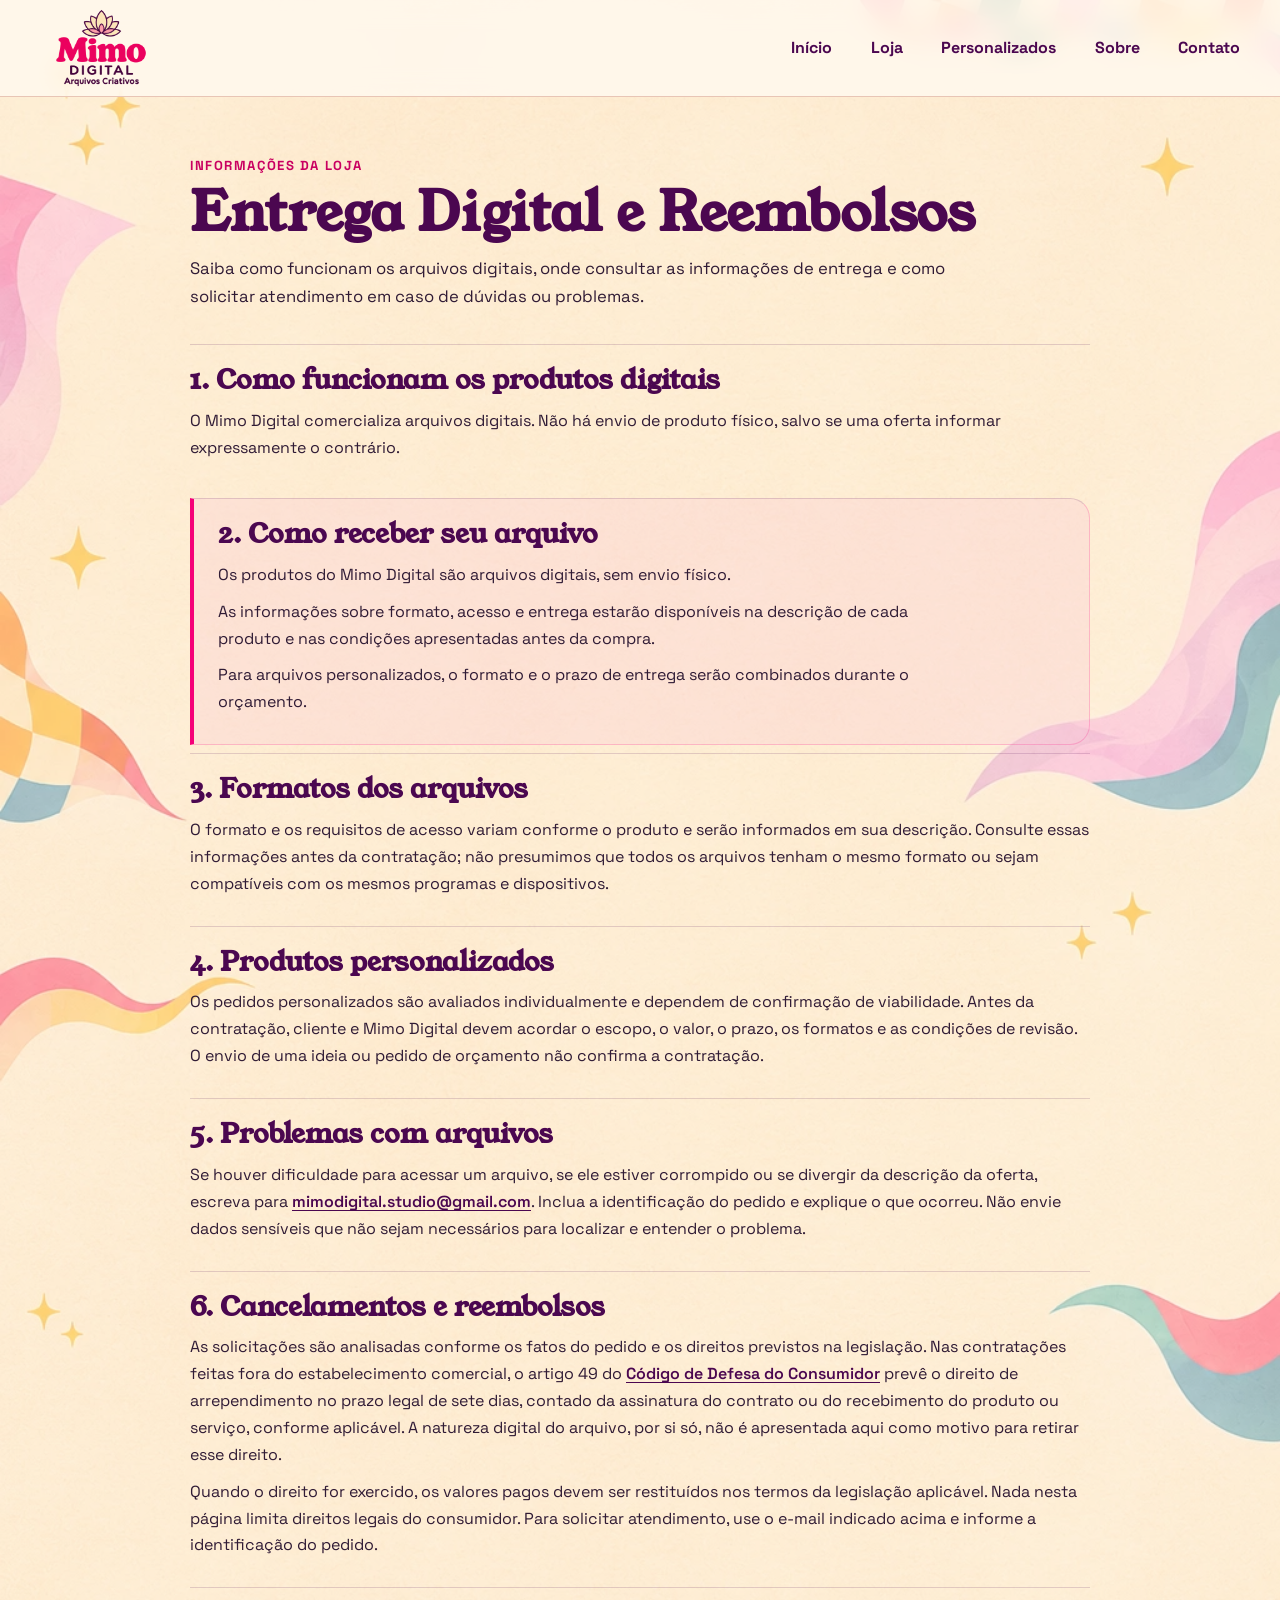
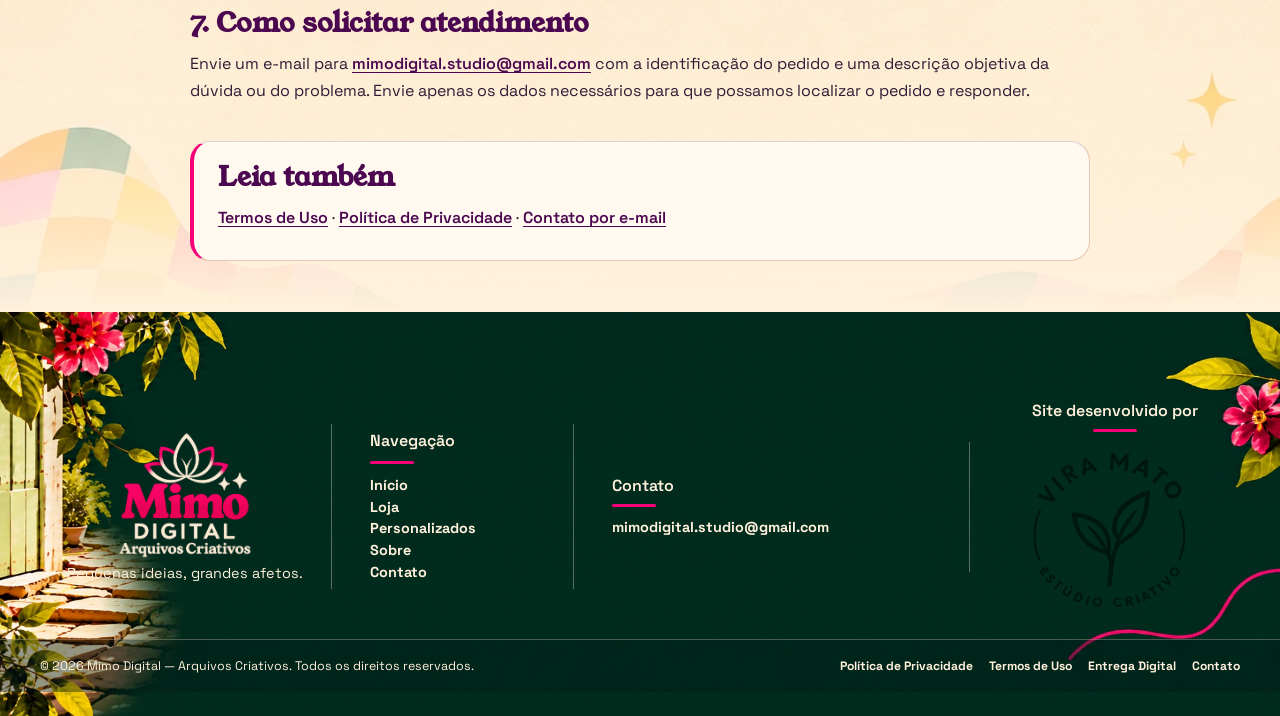
<file: entrega-digital.html>
<!doctype html>
<html lang="pt-BR">
<head>
  <meta charset="utf-8">
  <meta name="viewport" content="width=device-width, initial-scale=1">
  <meta name="description" content="Saiba como funcionam os arquivos digitais, os pedidos personalizados e os direitos de cancelamento e reembolso do Mimo Digital.">
  <title>Entrega Digital e Reembolsos — Mimo Digital</title>
  <link rel="canonical" href="https://mimo-shop.pages.dev/entrega-digital">
  <link rel="icon" type="image/webp" href="/assets/img/logo/logo1.webp">
  <meta property="og:type" content="website">
  <meta property="og:locale" content="pt_BR">
  <meta property="og:site_name" content="Mimo Digital">
  <meta property="og:title" content="Entrega Digital e Reembolsos — Mimo Digital">
  <meta property="og:description" content="Saiba como funcionam os arquivos digitais, os pedidos personalizados e os direitos de cancelamento e reembolso do Mimo Digital.">
  <meta property="og:url" content="https://mimo-shop.pages.dev/entrega-digital">
  <meta property="og:image" content="https://mimo-shop.pages.dev/assets/img/bg/banner.png">
  <meta property="og:image:alt" content="Fundo ilustrado oficial do Mimo Digital em tons de rosa, creme, laranja e verde.">
  <meta name="twitter:card" content="summary_large_image">
  <meta name="twitter:title" content="Entrega Digital e Reembolsos — Mimo Digital">
  <meta name="twitter:description" content="Saiba como funcionam os arquivos digitais, os pedidos personalizados e os direitos de cancelamento e reembolso do Mimo Digital.">
  <meta name="twitter:image" content="https://mimo-shop.pages.dev/assets/img/bg/banner.png">
  <meta name="twitter:image:alt" content="Fundo ilustrado oficial do Mimo Digital em tons de rosa, creme, laranja e verde.">
  <link rel="preconnect" href="https://fonts.googleapis.com">
  <link rel="preconnect" href="https://fonts.gstatic.com" crossorigin>
  <link rel="stylesheet" href="css/tokens.css">
  <link rel="stylesheet" href="css/styles.css">
</head>
<body>
  <div class="institutional-shell">
  <header class="site-header">
    <div class="container header-inner">
      <a class="brand" href="/#inicio" aria-label="Mimo Digital, início"><img src="assets/img/logo/logo1.webp" alt="Mimo Digital — Arquivos Criativos" width="1536" height="1024"></a>
      <button class="menu-toggle" type="button" aria-expanded="false" aria-controls="main-nav" aria-label="Abrir menu"><span></span><span></span><span></span></button>
      <nav id="main-nav" class="main-nav" aria-label="Navegação principal">
        <a href="/#inicio">Início</a>
        <a href="/catalogo">Loja</a>
        <a href="/#personalizados">Personalizados</a>
        <a href="/#sobre">Sobre</a>
        <a href="/contato">Contato</a>
      </nav>
    </div>
  </header>

  <main class="privacy-page delivery-page">
    <article class="container privacy-content">
      <header class="privacy-heading">
        <p class="privacy-eyebrow">Informações da loja</p>
        <h1>Entrega Digital e Reembolsos</h1>
        <p class="privacy-intro">Saiba como funcionam os arquivos digitais, onde consultar as informações de entrega e como solicitar atendimento em caso de dúvidas ou problemas.</p>
      </header>

      <section class="privacy-section" aria-labelledby="delivery-digital-products">
        <h2 id="delivery-digital-products">1. Como funcionam os produtos digitais</h2>
        <p>O Mimo Digital comercializa arquivos digitais. Não há envio de produto físico, salvo se uma oferta informar expressamente o contrário.</p>
      </section>

      <section class="privacy-section privacy-purpose legal-highlight" aria-labelledby="delivery-receive">
        <h2 id="delivery-receive">2. Como receber seu arquivo</h2>
        <p>Os produtos do Mimo Digital são arquivos digitais, sem envio físico.</p>
        <p>As informações sobre formato, acesso e entrega estarão disponíveis na descrição de cada produto e nas condições apresentadas antes da compra.</p>
        <p>Para arquivos personalizados, o formato e o prazo de entrega serão combinados durante o orçamento.</p>
      </section>

      <section class="privacy-section" aria-labelledby="delivery-formats">
        <h2 id="delivery-formats">3. Formatos dos arquivos</h2>
        <p>O formato e os requisitos de acesso variam conforme o produto e serão informados em sua descrição. Consulte essas informações antes da contratação; não presumimos que todos os arquivos tenham o mesmo formato ou sejam compatíveis com os mesmos programas e dispositivos.</p>
      </section>

      <section class="privacy-section" aria-labelledby="delivery-custom">
        <h2 id="delivery-custom">4. Produtos personalizados</h2>
        <p>Os pedidos personalizados são avaliados individualmente e dependem de confirmação de viabilidade. Antes da contratação, cliente e Mimo Digital devem acordar o escopo, o valor, o prazo, os formatos e as condições de revisão. O envio de uma ideia ou pedido de orçamento não confirma a contratação.</p>
      </section>

      <section class="privacy-section" aria-labelledby="delivery-problems">
        <h2 id="delivery-problems">5. Problemas com arquivos</h2>
        <p>Se houver dificuldade para acessar um arquivo, se ele estiver corrompido ou se divergir da descrição da oferta, escreva para <a href="mailto:mimodigital.studio@gmail.com">mimodigital.studio@gmail.com</a>. Inclua a identificação do pedido e explique o que ocorreu. Não envie dados sensíveis que não sejam necessários para localizar e entender o problema.</p>
      </section>

      <section class="privacy-section" aria-labelledby="delivery-refunds">
        <h2 id="delivery-refunds">6. Cancelamentos e reembolsos</h2>
        <p>As solicitações são analisadas conforme os fatos do pedido e os direitos previstos na legislação. Nas contratações feitas fora do estabelecimento comercial, o artigo 49 do <a href="https://www.planalto.gov.br/ccivil_03/leis/l8078compilado.htm" target="_blank" rel="noopener noreferrer">Código de Defesa do Consumidor</a> prevê o direito de arrependimento no prazo legal de sete dias, contado da assinatura do contrato ou do recebimento do produto ou serviço, conforme aplicável. A natureza digital do arquivo, por si só, não é apresentada aqui como motivo para retirar esse direito.</p>
        <p>Quando o direito for exercido, os valores pagos devem ser restituídos nos termos da legislação aplicável. Nada nesta página limita direitos legais do consumidor. Para solicitar atendimento, use o e-mail indicado acima e informe a identificação do pedido.</p>
      </section>

      <section class="privacy-section" aria-labelledby="delivery-contact">
        <h2 id="delivery-contact">7. Como solicitar atendimento</h2>
        <p>Envie um e-mail para <a href="mailto:mimodigital.studio@gmail.com">mimodigital.studio@gmail.com</a> com a identificação do pedido e uma descrição objetiva da dúvida ou do problema. Envie apenas os dados necessários para que possamos localizar o pedido e responder.</p>
      </section>

      <section class="privacy-section privacy-contact" aria-labelledby="delivery-related-pages">
        <h2 id="delivery-related-pages">Leia também</h2>
        <p><a href="/termos">Termos de Uso</a> · <a href="/privacidade">Política de Privacidade</a> · <a href="mailto:mimodigital.studio@gmail.com">Contato por e-mail</a></p>
      </section>
    </article>
  </main>
  </div>

  <footer class="site-footer">
    <div class="container footer-columns">
      <section class="footer-column footer-mimo" aria-label="Mimo Digital">
        <a href="/#inicio" aria-label="Voltar à página inicial"><img src="assets/img/logo/principal.webp" alt="Mimo Digital — Arquivos Criativos" width="1356" height="1159" loading="lazy" decoding="async"></a>
        <p>Pequenas ideias, grandes afetos.</p>
      </section>
      <nav class="footer-column footer-navigation" aria-labelledby="footer-nav-title">
        <h2 id="footer-nav-title">Navegação</h2><span class="footer-rule" aria-hidden="true"></span>
        <a href="/#inicio">Início</a><a href="/catalogo">Loja</a><a href="/#personalizados">Personalizados</a><a href="/#sobre">Sobre</a><a href="/contato">Contato</a>
      </nav>
      <section class="footer-column footer-contact" aria-labelledby="footer-contact-title">
        <h2 id="footer-contact-title">Contato</h2><span class="footer-rule" aria-hidden="true"></span>
        <a class="footer-email" href="mailto:mimodigital.studio@gmail.com">mimodigital.studio@gmail.com</a>
      </section>
      <section class="footer-column footer-vira" aria-labelledby="footer-vira-title">
        <h2 id="footer-vira-title">Site desenvolvido por</h2><span class="footer-rule" aria-hidden="true"></span>
        <a href="https://carolinagarcez.github.io/estudioviramato/" target="_blank" rel="noopener noreferrer" aria-label="Vira Mato — Estúdio Criativo (abre em nova aba)"><img src="assets/img/vira%20mato/selo_viramato.webp" alt="Vira Mato — Estúdio Criativo" width="1536" height="1024" loading="lazy" decoding="async"></a>
      </section>
    </div>
    <div class="footer-copyright">
      <div class="container footer-copyright-inner">
        <p>© 2026 Mimo Digital — Arquivos Criativos. Todos os direitos reservados.</p>
        <nav class="footer-legal" aria-label="Informações e contato">
          <a href="/privacidade">Política de Privacidade</a>
          <a href="/termos">Termos de Uso</a>
          <a href="/entrega-digital" aria-current="page">Entrega Digital</a>
          <a href="/contato">Contato</a>
        </nav>
      </div>
    </div>
  </footer>
  <script src="js/main.js"></script>
</body>
</html>
</file>
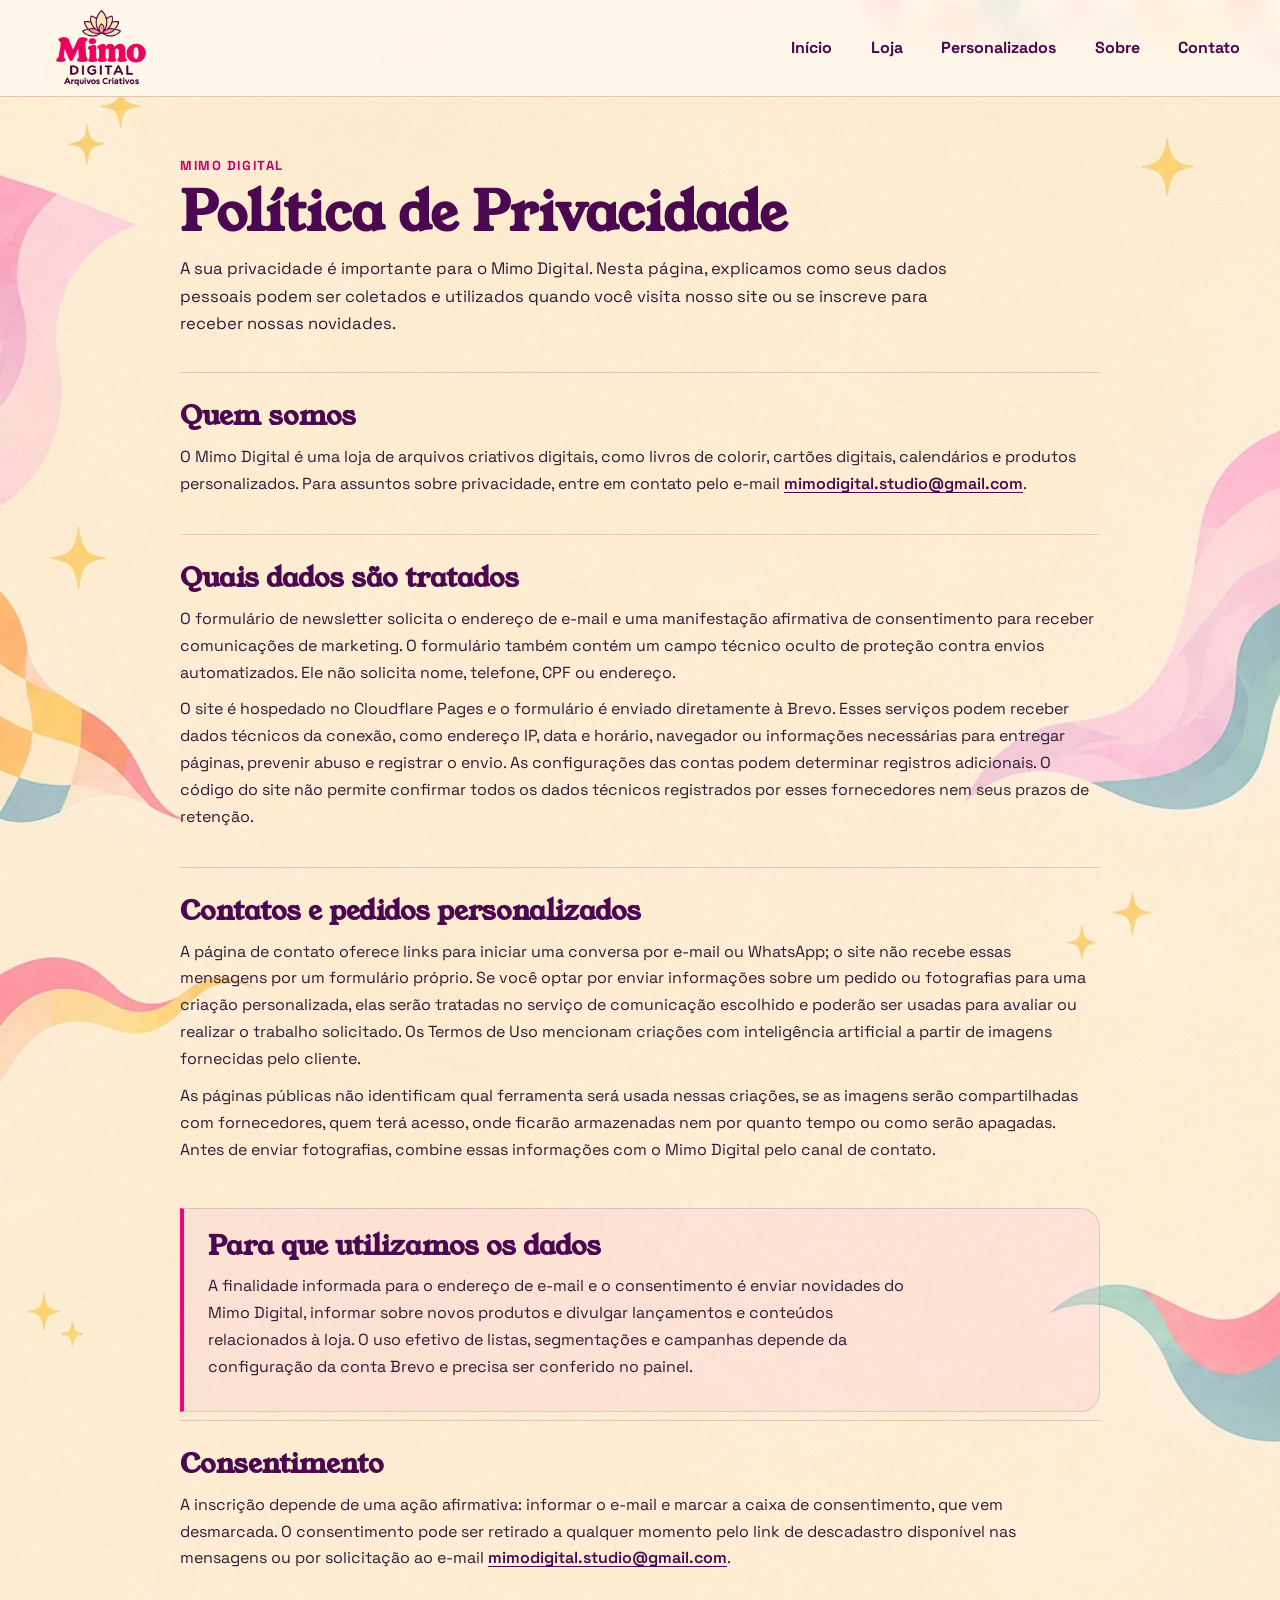
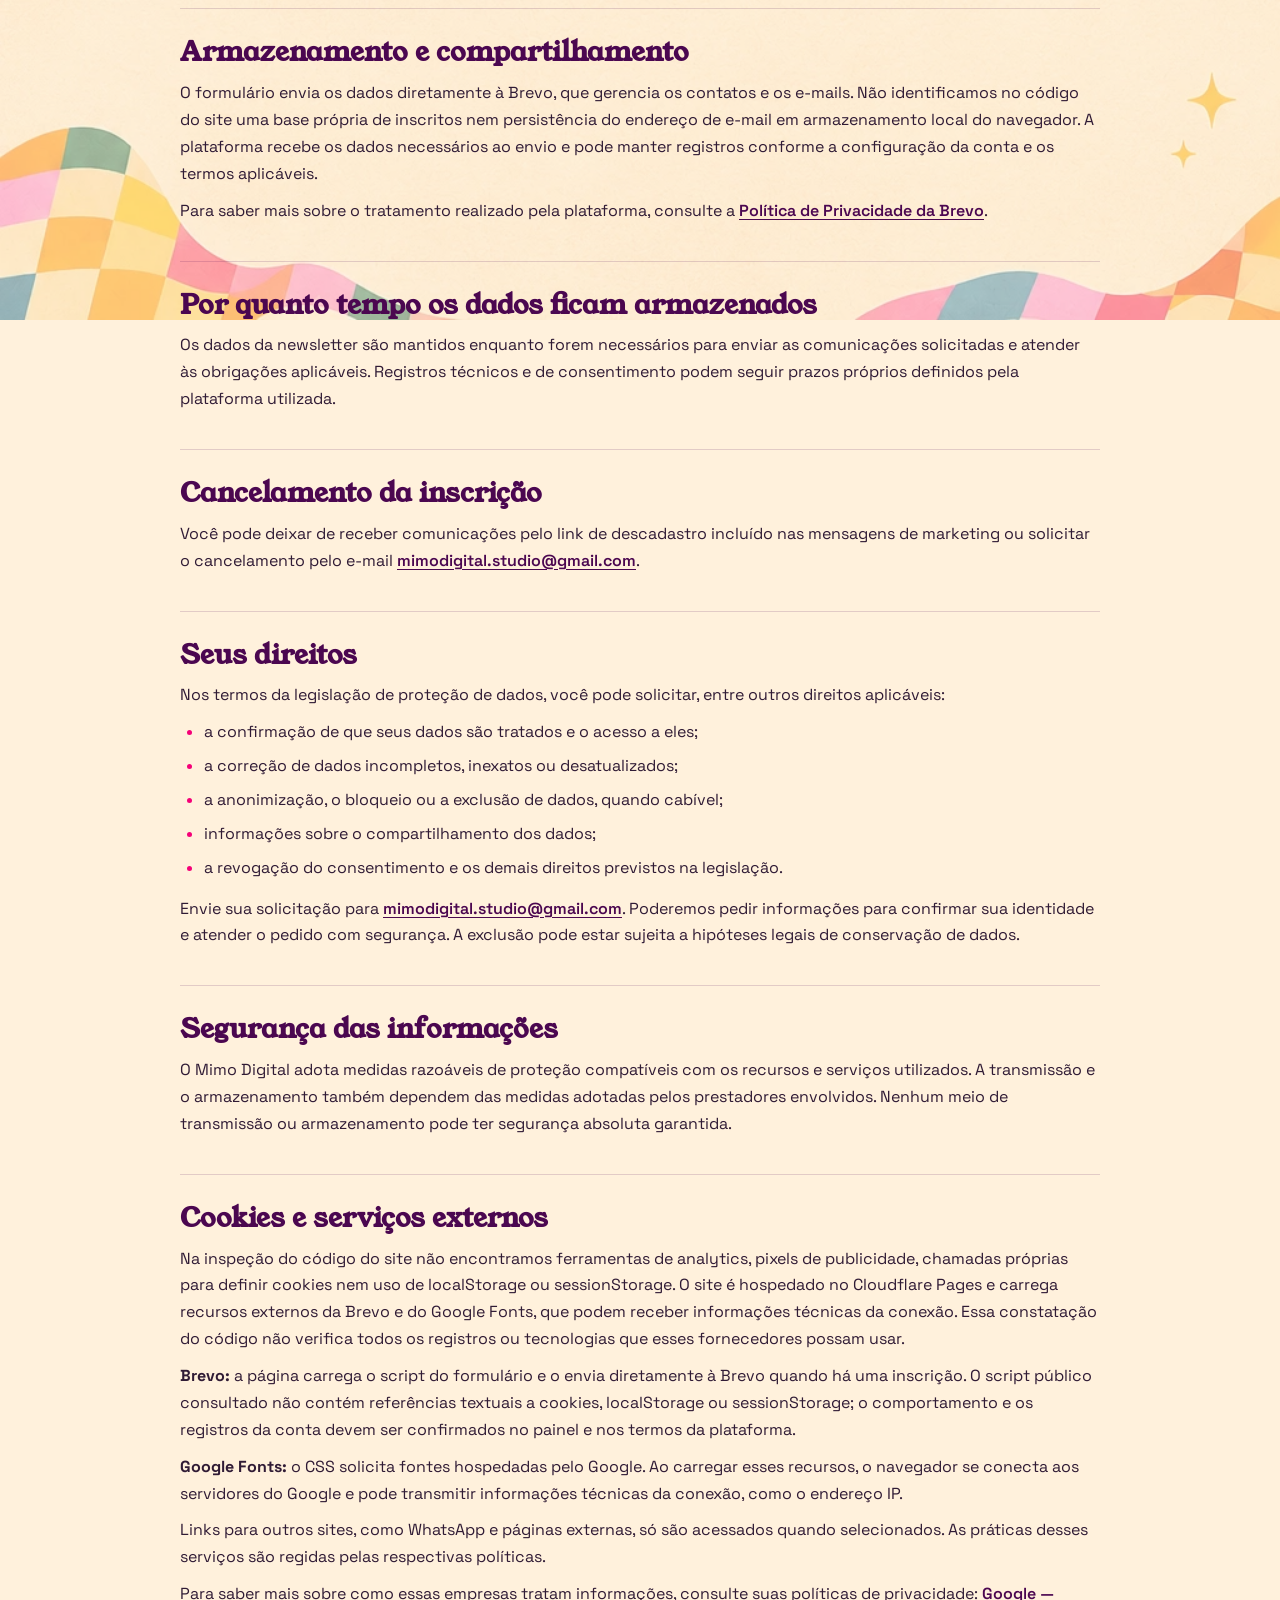
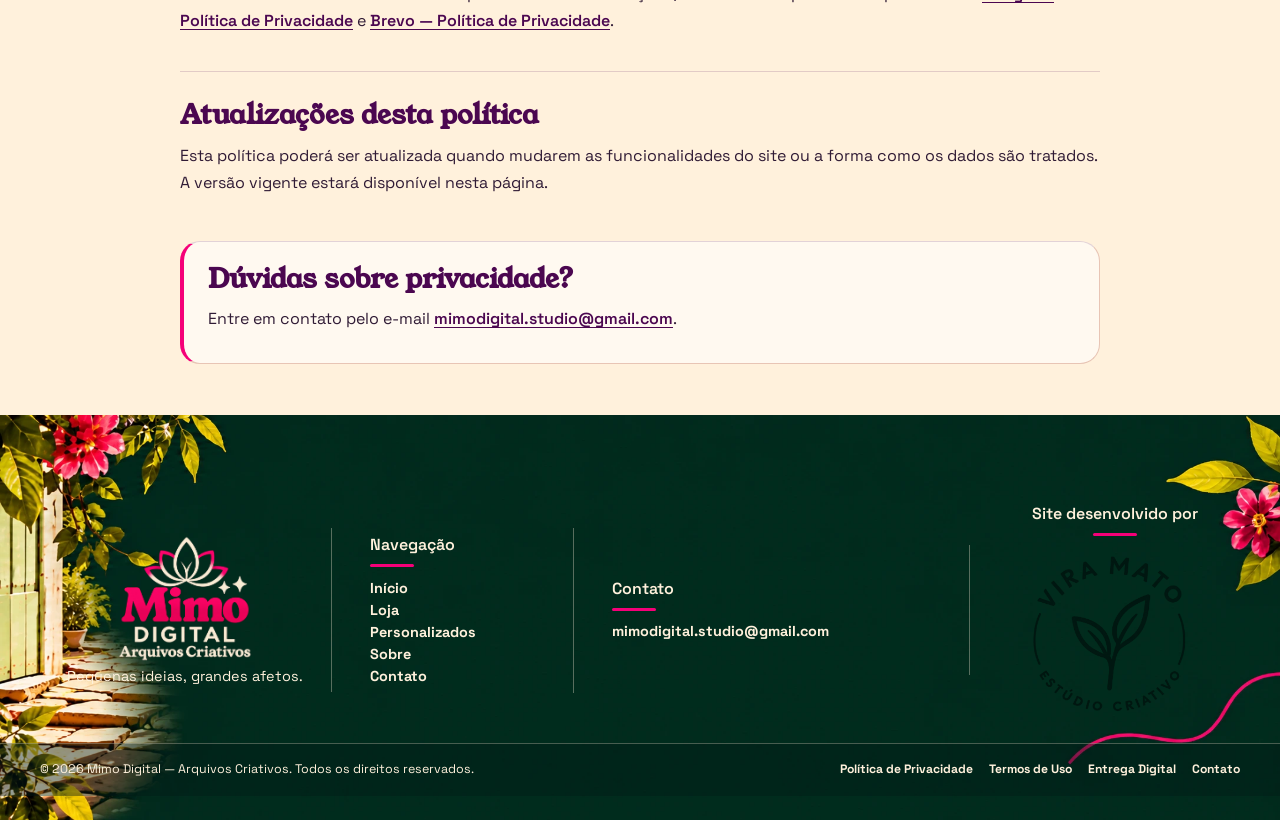
<file: privacidade.html>
<!doctype html>
<html lang="pt-BR">
<head>
  <meta charset="utf-8">
  <meta name="viewport" content="width=device-width, initial-scale=1">
  <meta name="description" content="Saiba como o Mimo Digital trata dados da newsletter, contatos e informações fornecidas para pedidos personalizados.">
  <title>Política de Privacidade — Mimo Digital</title>
  <link rel="canonical" href="https://mimo-shop.pages.dev/privacidade">
  <link rel="icon" type="image/webp" href="/assets/img/logo/logo1.webp">
  <meta property="og:type" content="website">
  <meta property="og:locale" content="pt_BR">
  <meta property="og:site_name" content="Mimo Digital">
  <meta property="og:title" content="Política de Privacidade — Mimo Digital">
  <meta property="og:description" content="Saiba como o Mimo Digital trata dados da newsletter, contatos e informações fornecidas para pedidos personalizados.">
  <meta property="og:url" content="https://mimo-shop.pages.dev/privacidade">
  <meta property="og:image" content="https://mimo-shop.pages.dev/assets/img/bg/banner.png">
  <meta property="og:image:alt" content="Fundo ilustrado oficial do Mimo Digital em tons de rosa, creme, laranja e verde.">
  <meta name="twitter:card" content="summary_large_image">
  <meta name="twitter:title" content="Política de Privacidade — Mimo Digital">
  <meta name="twitter:description" content="Saiba como o Mimo Digital trata dados da newsletter, contatos e informações fornecidas para pedidos personalizados.">
  <meta name="twitter:image" content="https://mimo-shop.pages.dev/assets/img/bg/banner.png">
  <meta name="twitter:image:alt" content="Fundo ilustrado oficial do Mimo Digital em tons de rosa, creme, laranja e verde.">
  <link rel="stylesheet" href="css/tokens.css">
  <link rel="stylesheet" href="css/styles.css">
</head>
<body>
  <div class="institutional-shell">
  <header class="site-header">
    <div class="container header-inner">
      <a class="brand" href="/#inicio" aria-label="Mimo Digital, início"><img src="assets/img/logo/logo1.webp" alt="Mimo Digital — Arquivos Criativos"></a>
      <button class="menu-toggle" type="button" aria-expanded="false" aria-controls="main-nav" aria-label="Abrir menu"><span></span><span></span><span></span></button>
      <nav id="main-nav" class="main-nav" aria-label="Navegação principal">
        <a href="/#inicio">Início</a>
        <a href="/catalogo">Loja</a>
        <a href="/#personalizados">Personalizados</a>
        <a href="/#sobre">Sobre</a>
        <a href="/contato">Contato</a>
      </nav>
    </div>
  </header>

  <main class="privacy-page">
    <article class="container privacy-content">
      <header class="privacy-heading">
        <p class="privacy-eyebrow">Mimo Digital</p>
        <h1>Política de Privacidade</h1>
        <p class="privacy-intro">A sua privacidade é importante para o Mimo Digital. Nesta página, explicamos como seus dados pessoais podem ser coletados e utilizados quando você visita nosso site ou se inscreve para receber nossas novidades.</p>
      </header>

      <section class="privacy-section" aria-labelledby="privacy-who">
        <h2 id="privacy-who">Quem somos</h2>
        <p>O Mimo Digital é uma loja de arquivos criativos digitais, como livros de colorir, cartões digitais, calendários e produtos personalizados. Para assuntos sobre privacidade, entre em contato pelo e-mail <a href="mailto:mimodigital.studio@gmail.com">mimodigital.studio@gmail.com</a>.</p>
      </section>

      <section class="privacy-section" aria-labelledby="privacy-data">
        <h2 id="privacy-data">Quais dados são tratados</h2>
        <p>O formulário de newsletter solicita o endereço de e-mail e uma manifestação afirmativa de consentimento para receber comunicações de marketing. O formulário também contém um campo técnico oculto de proteção contra envios automatizados. Ele não solicita nome, telefone, CPF ou endereço.</p>
        <p>O site é hospedado no Cloudflare Pages e o formulário é enviado diretamente à Brevo. Esses serviços podem receber dados técnicos da conexão, como endereço IP, data e horário, navegador ou informações necessárias para entregar páginas, prevenir abuso e registrar o envio. As configurações das contas podem determinar registros adicionais. O código do site não permite confirmar todos os dados técnicos registrados por esses fornecedores nem seus prazos de retenção.</p>
      </section>

      <section class="privacy-section" aria-labelledby="privacy-custom-data">
        <h2 id="privacy-custom-data">Contatos e pedidos personalizados</h2>
        <p>A página de contato oferece links para iniciar uma conversa por e-mail ou WhatsApp; o site não recebe essas mensagens por um formulário próprio. Se você optar por enviar informações sobre um pedido ou fotografias para uma criação personalizada, elas serão tratadas no serviço de comunicação escolhido e poderão ser usadas para avaliar ou realizar o trabalho solicitado. Os Termos de Uso mencionam criações com inteligência artificial a partir de imagens fornecidas pelo cliente.</p>
        <p>As páginas públicas não identificam qual ferramenta será usada nessas criações, se as imagens serão compartilhadas com fornecedores, quem terá acesso, onde ficarão armazenadas nem por quanto tempo ou como serão apagadas. Antes de enviar fotografias, combine essas informações com o Mimo Digital pelo canal de contato.</p>
      </section>

      <section class="privacy-section privacy-purpose legal-highlight" aria-labelledby="privacy-purpose">
        <h2 id="privacy-purpose">Para que utilizamos os dados</h2>
        <p>A finalidade informada para o endereço de e-mail e o consentimento é enviar novidades do Mimo Digital, informar sobre novos produtos e divulgar lançamentos e conteúdos relacionados à loja. O uso efetivo de listas, segmentações e campanhas depende da configuração da conta Brevo e precisa ser conferido no painel.</p>
      </section>

      <section class="privacy-section" aria-labelledby="privacy-consent">
        <h2 id="privacy-consent">Consentimento</h2>
        <p>A inscrição depende de uma ação afirmativa: informar o e-mail e marcar a caixa de consentimento, que vem desmarcada. O consentimento pode ser retirado a qualquer momento pelo link de descadastro disponível nas mensagens ou por solicitação ao e-mail <a href="mailto:mimodigital.studio@gmail.com">mimodigital.studio@gmail.com</a>.</p>
      </section>

      <section class="privacy-section" aria-labelledby="privacy-sharing">
        <h2 id="privacy-sharing">Armazenamento e compartilhamento</h2>
        <p>O formulário envia os dados diretamente à Brevo, que gerencia os contatos e os e-mails. Não identificamos no código do site uma base própria de inscritos nem persistência do endereço de e-mail em armazenamento local do navegador. A plataforma recebe os dados necessários ao envio e pode manter registros conforme a configuração da conta e os termos aplicáveis.</p>
        <p>Para saber mais sobre o tratamento realizado pela plataforma, consulte a <a href="https://www.brevo.com/legal/privacypolicy/" target="_blank" rel="noopener noreferrer">Política de Privacidade da Brevo</a>.</p>
      </section>

      <section class="privacy-section" aria-labelledby="privacy-retention">
        <h2 id="privacy-retention">Por quanto tempo os dados ficam armazenados</h2>
        <p>Os dados da newsletter são mantidos enquanto forem necessários para enviar as comunicações solicitadas e atender às obrigações aplicáveis. Registros técnicos e de consentimento podem seguir prazos próprios definidos pela plataforma utilizada.</p>
      </section>

      <section class="privacy-section" aria-labelledby="privacy-unsubscribe">
        <h2 id="privacy-unsubscribe">Cancelamento da inscrição</h2>
        <p>Você pode deixar de receber comunicações pelo link de descadastro incluído nas mensagens de marketing ou solicitar o cancelamento pelo e-mail <a href="mailto:mimodigital.studio@gmail.com">mimodigital.studio@gmail.com</a>.</p>
      </section>

      <section class="privacy-section" aria-labelledby="privacy-rights">
        <h2 id="privacy-rights">Seus direitos</h2>
        <p>Nos termos da legislação de proteção de dados, você pode solicitar, entre outros direitos aplicáveis:</p>
        <ul>
          <li>a confirmação de que seus dados são tratados e o acesso a eles;</li>
          <li>a correção de dados incompletos, inexatos ou desatualizados;</li>
          <li>a anonimização, o bloqueio ou a exclusão de dados, quando cabível;</li>
          <li>informações sobre o compartilhamento dos dados;</li>
          <li>a revogação do consentimento e os demais direitos previstos na legislação.</li>
        </ul>
        <p>Envie sua solicitação para <a href="mailto:mimodigital.studio@gmail.com">mimodigital.studio@gmail.com</a>. Poderemos pedir informações para confirmar sua identidade e atender o pedido com segurança. A exclusão pode estar sujeita a hipóteses legais de conservação de dados.</p>
      </section>

      <section class="privacy-section" aria-labelledby="privacy-security">
        <h2 id="privacy-security">Segurança das informações</h2>
        <p>O Mimo Digital adota medidas razoáveis de proteção compatíveis com os recursos e serviços utilizados. A transmissão e o armazenamento também dependem das medidas adotadas pelos prestadores envolvidos. Nenhum meio de transmissão ou armazenamento pode ter segurança absoluta garantida.</p>
      </section>

      <section class="privacy-section" aria-labelledby="privacy-cookies">
        <h2 id="privacy-cookies">Cookies e serviços externos</h2>
        <p>Na inspeção do código do site não encontramos ferramentas de analytics, pixels de publicidade, chamadas próprias para definir cookies nem uso de localStorage ou sessionStorage. O site é hospedado no Cloudflare Pages e carrega recursos externos da Brevo e do Google Fonts, que podem receber informações técnicas da conexão. Essa constatação do código não verifica todos os registros ou tecnologias que esses fornecedores possam usar.</p>
        <p><strong>Brevo:</strong> a página carrega o script do formulário e o envia diretamente à Brevo quando há uma inscrição. O script público consultado não contém referências textuais a cookies, localStorage ou sessionStorage; o comportamento e os registros da conta devem ser confirmados no painel e nos termos da plataforma.</p>
        <p><strong>Google Fonts:</strong> o CSS solicita fontes hospedadas pelo Google. Ao carregar esses recursos, o navegador se conecta aos servidores do Google e pode transmitir informações técnicas da conexão, como o endereço IP.</p>
        <p>Links para outros sites, como WhatsApp e páginas externas, só são acessados quando selecionados. As práticas desses serviços são regidas pelas respectivas políticas.</p>
        <p>Para saber mais sobre como essas empresas tratam informações, consulte suas políticas de privacidade: <a href="https://policies.google.com/privacy" target="_blank" rel="noopener noreferrer">Google — Política de Privacidade</a> e <a href="https://www.brevo.com/legal/privacypolicy/" target="_blank" rel="noopener noreferrer">Brevo — Política de Privacidade</a>.</p>
      </section>

      <section class="privacy-section" aria-labelledby="privacy-changes">
        <h2 id="privacy-changes">Atualizações desta política</h2>
        <p>Esta política poderá ser atualizada quando mudarem as funcionalidades do site ou a forma como os dados são tratados. A versão vigente estará disponível nesta página.</p>
      </section>

      <section class="privacy-section privacy-contact" aria-labelledby="privacy-contact-title">
        <h2 id="privacy-contact-title">Dúvidas sobre privacidade?</h2>
        <p>Entre em contato pelo e-mail <a href="mailto:mimodigital.studio@gmail.com">mimodigital.studio@gmail.com</a>.</p>
      </section>
    </article>
  </main>
  </div>

  <footer class="site-footer">
    <div class="container footer-columns">
      <section class="footer-column footer-mimo" aria-label="Mimo Digital">
        <a href="/#inicio" aria-label="Voltar à página inicial"><img src="assets/img/logo/principal.webp" alt="Mimo Digital — Arquivos Criativos" width="1356" height="1159" loading="lazy" decoding="async"></a>
        <p>Pequenas ideias, grandes afetos.</p>
      </section>
      <nav class="footer-column footer-navigation" aria-labelledby="footer-nav-title">
        <h2 id="footer-nav-title">Navegação</h2><span class="footer-rule" aria-hidden="true"></span>
        <a href="/#inicio">Início</a><a href="/catalogo">Loja</a><a href="/#personalizados">Personalizados</a><a href="/#sobre">Sobre</a><a href="/contato">Contato</a>
      </nav>
      <section class="footer-column footer-contact" aria-labelledby="footer-contact-title">
        <h2 id="footer-contact-title">Contato</h2><span class="footer-rule" aria-hidden="true"></span>
        <a class="footer-email" href="mailto:mimodigital.studio@gmail.com">mimodigital.studio@gmail.com</a>
      </section>
      <section class="footer-column footer-vira" aria-labelledby="footer-vira-title">
        <h2 id="footer-vira-title">Site desenvolvido por</h2><span class="footer-rule" aria-hidden="true"></span>
        <a href="https://carolinagarcez.github.io/estudioviramato/" target="_blank" rel="noopener noreferrer" aria-label="Vira Mato — Estúdio Criativo (abre em nova aba)"><img src="assets/img/vira%20mato/selo_viramato.webp" alt="Vira Mato — Estúdio Criativo" width="1536" height="1024" loading="lazy" decoding="async"></a>
      </section>
    </div>
    <div class="footer-copyright">
      <div class="container footer-copyright-inner">
        <p>© 2026 Mimo Digital — Arquivos Criativos. Todos os direitos reservados.</p>
        <nav class="footer-legal" aria-label="Informações e contato">
          <a href="/privacidade" aria-current="page">Política de Privacidade</a>
          <a href="/termos">Termos de Uso</a>
          <a href="/entrega-digital">Entrega Digital</a>
          <a href="/contato">Contato</a>
        </nav>
      </div>
    </div>
  </footer>
  <script src="js/main.js"></script>
</body>
</html>
</file>
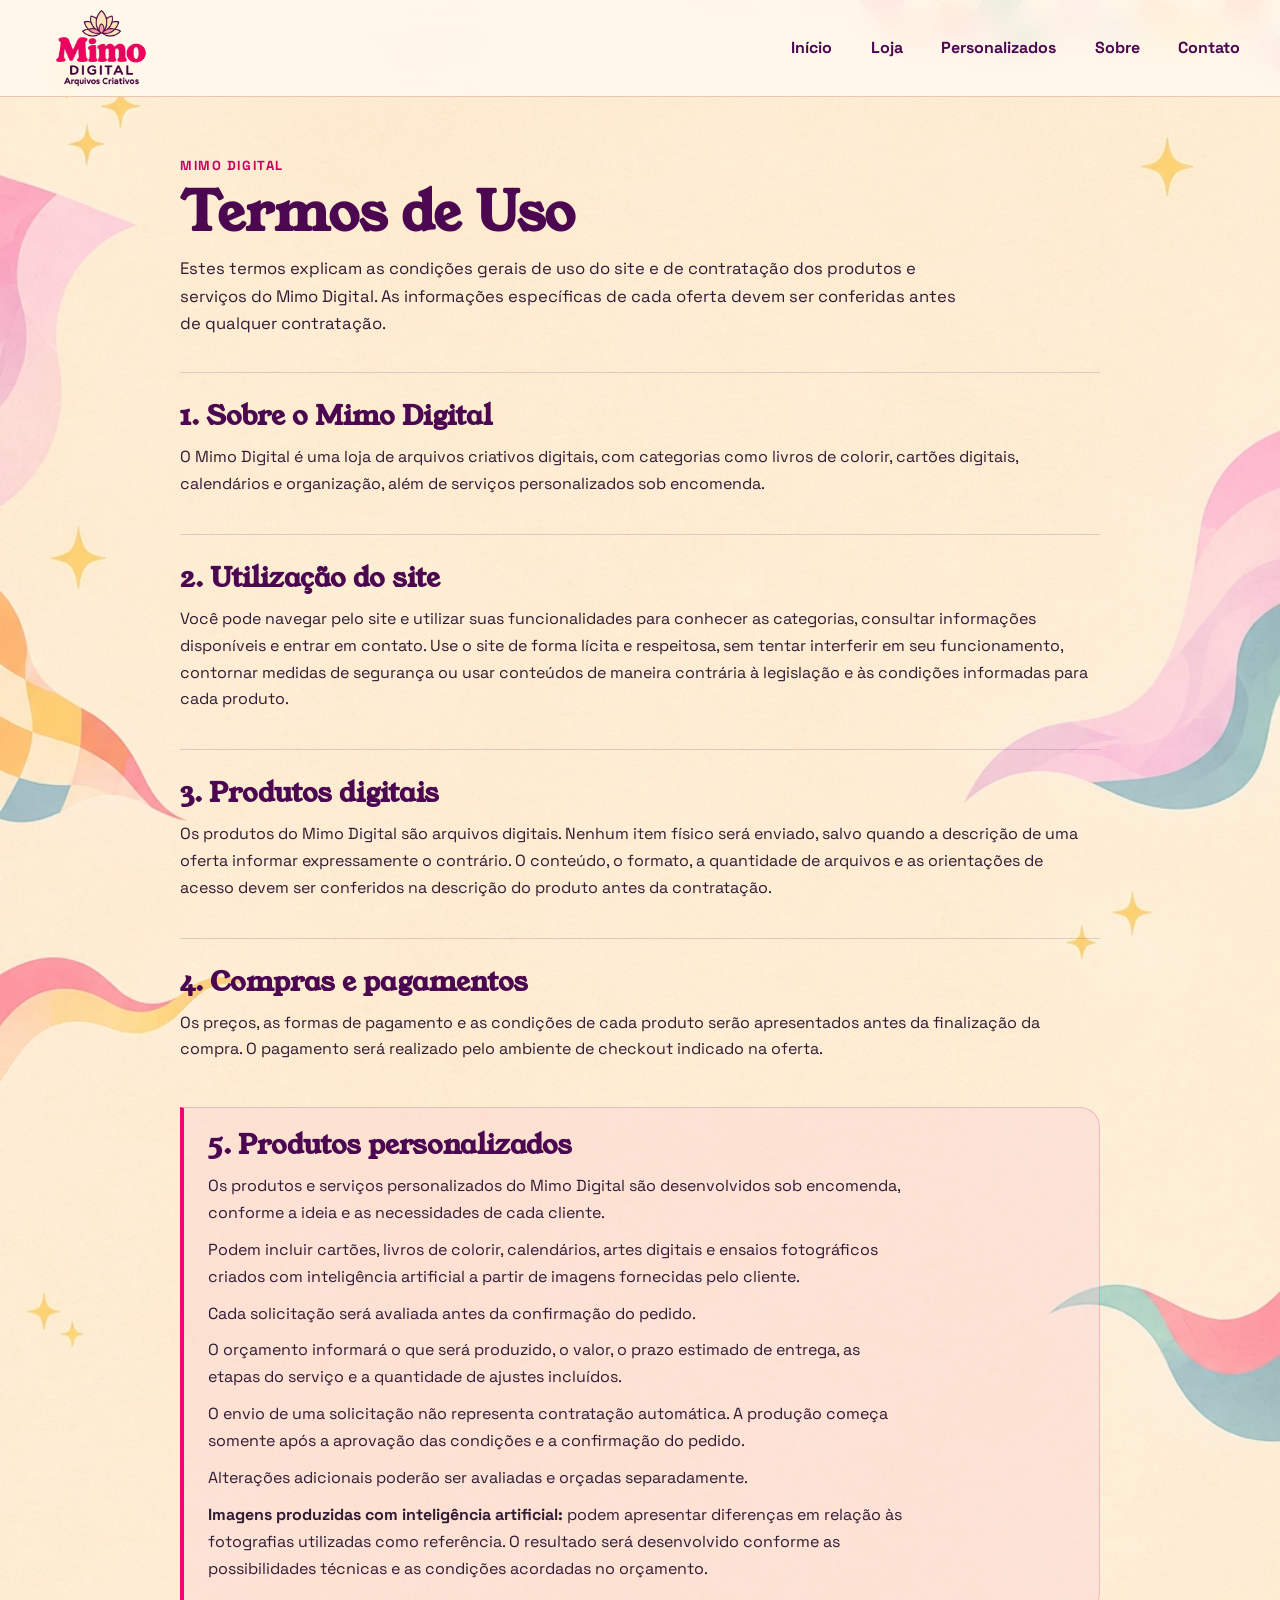
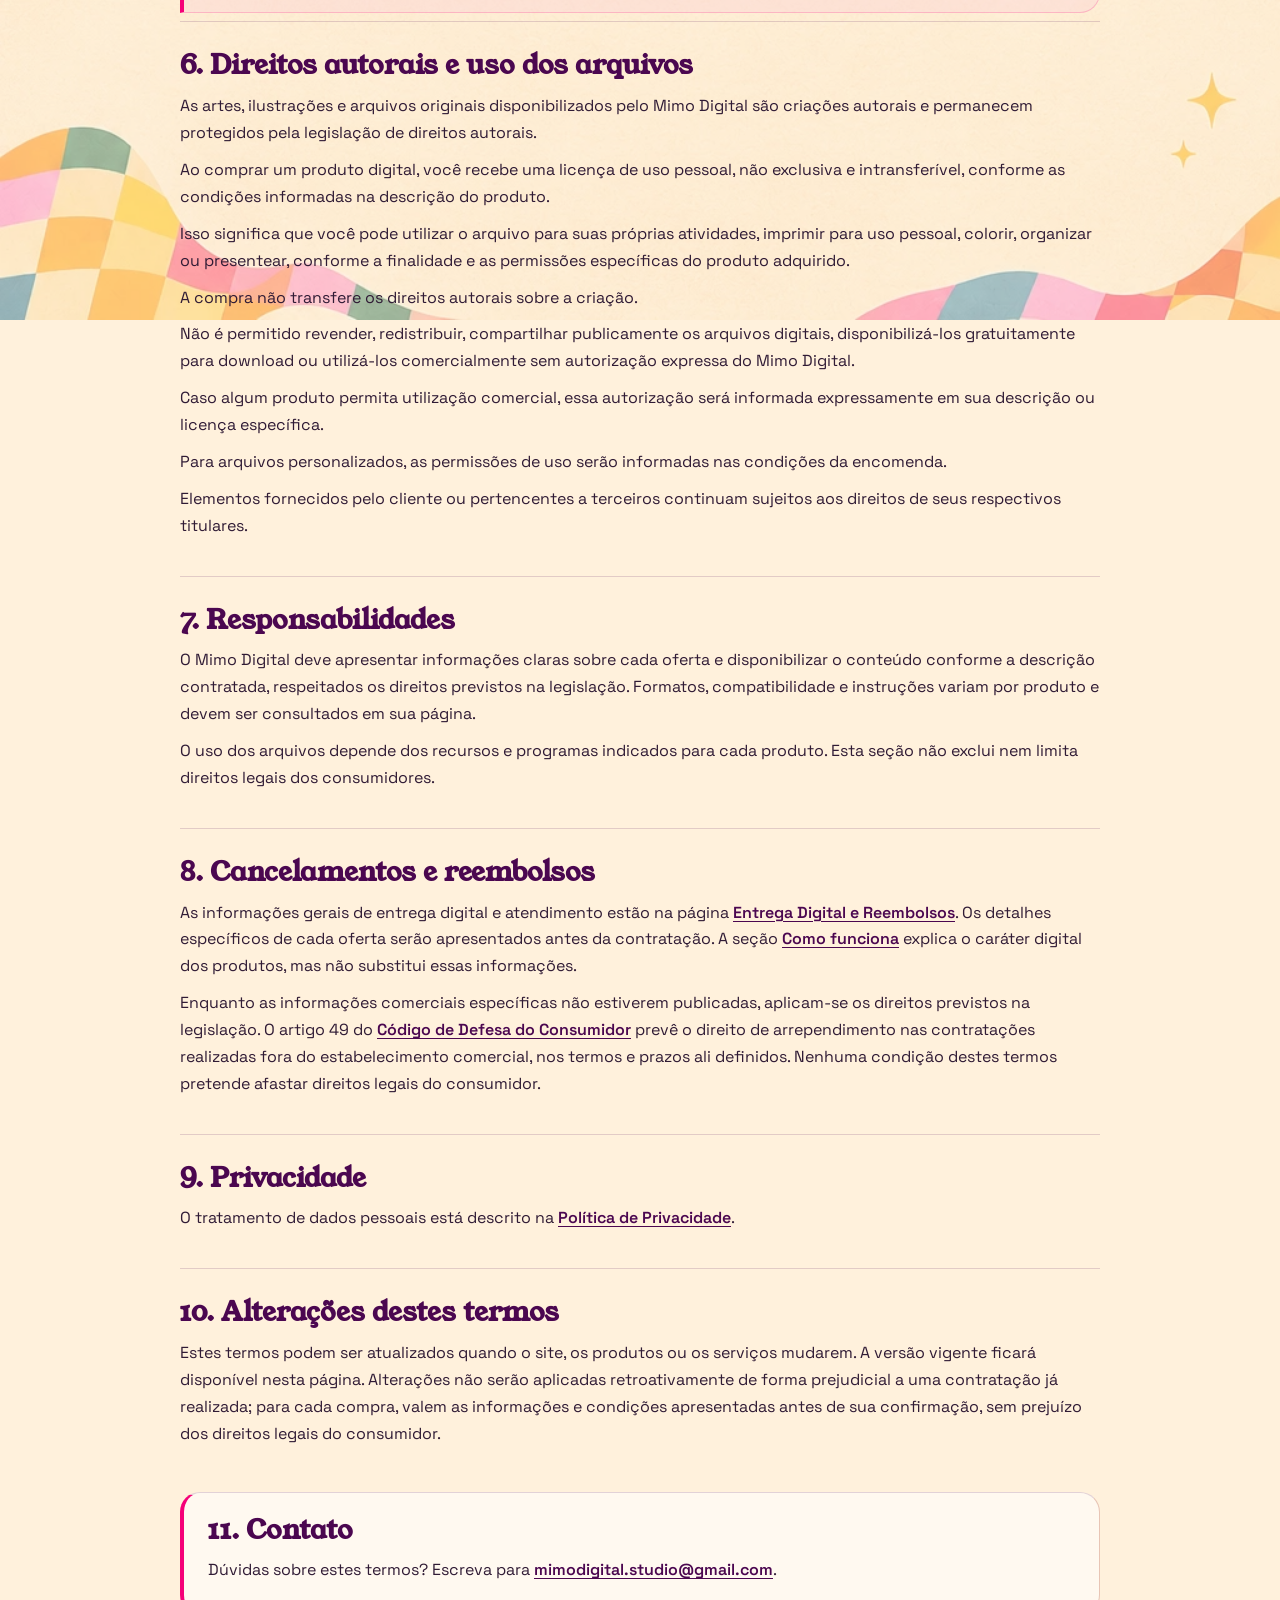
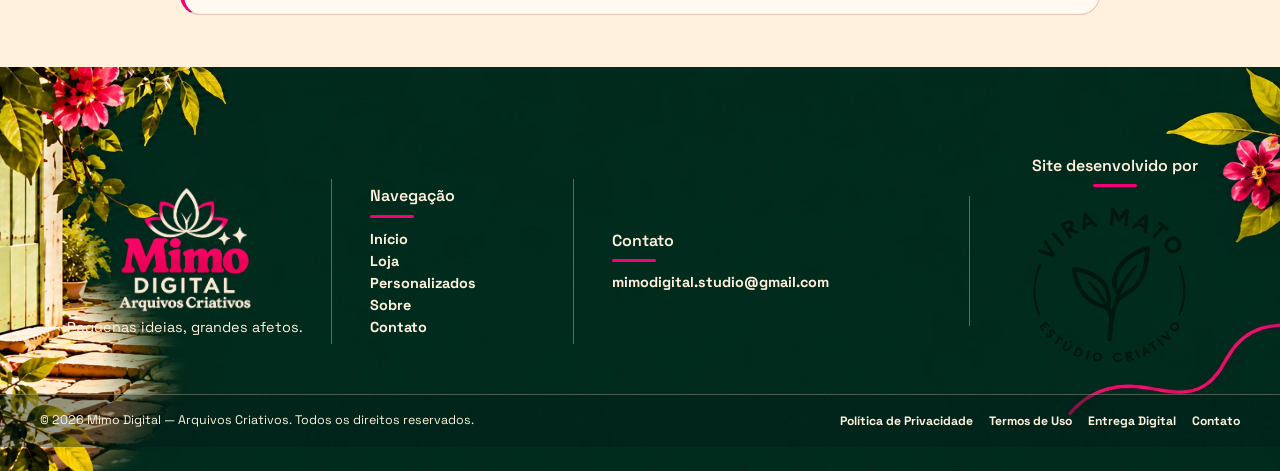
<file: termos.html>
<!doctype html>
<html lang="pt-BR">
<head>
  <meta charset="utf-8">
  <meta name="viewport" content="width=device-width, initial-scale=1">
  <meta name="description" content="Termos de Uso do site Mimo Digital e de sua loja de arquivos criativos digitais.">
  <title>Termos de Uso — Mimo Digital</title>
  <link rel="canonical" href="https://mimo-shop.pages.dev/termos">
  <link rel="icon" type="image/webp" href="/assets/img/logo/logo1.webp">
  <meta property="og:type" content="website">
  <meta property="og:locale" content="pt_BR">
  <meta property="og:site_name" content="Mimo Digital">
  <meta property="og:title" content="Termos de Uso — Mimo Digital">
  <meta property="og:description" content="Termos de Uso do site Mimo Digital e de sua loja de arquivos criativos digitais.">
  <meta property="og:url" content="https://mimo-shop.pages.dev/termos">
  <meta property="og:image" content="https://mimo-shop.pages.dev/assets/img/bg/banner.png">
  <meta property="og:image:alt" content="Fundo ilustrado oficial do Mimo Digital em tons de rosa, creme, laranja e verde.">
  <meta name="twitter:card" content="summary_large_image">
  <meta name="twitter:title" content="Termos de Uso — Mimo Digital">
  <meta name="twitter:description" content="Termos de Uso do site Mimo Digital e de sua loja de arquivos criativos digitais.">
  <meta name="twitter:image" content="https://mimo-shop.pages.dev/assets/img/bg/banner.png">
  <meta name="twitter:image:alt" content="Fundo ilustrado oficial do Mimo Digital em tons de rosa, creme, laranja e verde.">
  <link rel="preconnect" href="https://fonts.googleapis.com">
  <link rel="preconnect" href="https://fonts.gstatic.com" crossorigin>
  <link rel="stylesheet" href="css/tokens.css">
  <link rel="stylesheet" href="css/styles.css">
</head>
<body>
  <div class="institutional-shell">
  <header class="site-header">
    <div class="container header-inner">
      <a class="brand" href="/#inicio" aria-label="Mimo Digital, início"><img src="assets/img/logo/logo1.webp" alt="Mimo Digital — Arquivos Criativos" width="1536" height="1024"></a>
      <button class="menu-toggle" type="button" aria-expanded="false" aria-controls="main-nav" aria-label="Abrir menu"><span></span><span></span><span></span></button>
      <nav id="main-nav" class="main-nav" aria-label="Navegação principal">
        <a href="/#inicio">Início</a>
        <a href="/catalogo">Loja</a>
        <a href="/#personalizados">Personalizados</a>
        <a href="/#sobre">Sobre</a>
        <a href="/contato">Contato</a>
      </nav>
    </div>
  </header>

  <main class="privacy-page terms-page">
    <article class="container privacy-content">
      <header class="privacy-heading">
        <p class="privacy-eyebrow">Mimo Digital</p>
        <h1>Termos de Uso</h1>
        <p class="privacy-intro">Estes termos explicam as condições gerais de uso do site e de contratação dos produtos e serviços do Mimo Digital. As informações específicas de cada oferta devem ser conferidas antes de qualquer contratação.</p>
      </header>

      <section class="privacy-section" aria-labelledby="terms-about">
        <h2 id="terms-about">1. Sobre o Mimo Digital</h2>
        <p>O Mimo Digital é uma loja de arquivos criativos digitais, com categorias como livros de colorir, cartões digitais, calendários e organização, além de serviços personalizados sob encomenda.</p>
      </section>

      <section class="privacy-section" aria-labelledby="terms-site">
        <h2 id="terms-site">2. Utilização do site</h2>
        <p>Você pode navegar pelo site e utilizar suas funcionalidades para conhecer as categorias, consultar informações disponíveis e entrar em contato. Use o site de forma lícita e respeitosa, sem tentar interferir em seu funcionamento, contornar medidas de segurança ou usar conteúdos de maneira contrária à legislação e às condições informadas para cada produto.</p>
      </section>

      <section class="privacy-section" aria-labelledby="terms-products">
        <h2 id="terms-products">3. Produtos digitais</h2>
        <p>Os produtos do Mimo Digital são arquivos digitais. Nenhum item físico será enviado, salvo quando a descrição de uma oferta informar expressamente o contrário. O conteúdo, o formato, a quantidade de arquivos e as orientações de acesso devem ser conferidos na descrição do produto antes da contratação.</p>
      </section>

      <section class="privacy-section" aria-labelledby="terms-purchase">
        <h2 id="terms-purchase">4. Compras e pagamentos</h2>
        <p>Os preços, as formas de pagamento e as condições de cada produto serão apresentados antes da finalização da compra. O pagamento será realizado pelo ambiente de checkout indicado na oferta.</p>
      </section>

      <section class="privacy-section privacy-purpose legal-highlight" aria-labelledby="terms-custom">
        <h2 id="terms-custom">5. Produtos personalizados</h2>
        <p>Os produtos e serviços personalizados do Mimo Digital são desenvolvidos sob encomenda, conforme a ideia e as necessidades de cada cliente.</p>
        <p>Podem incluir cartões, livros de colorir, calendários, artes digitais e ensaios fotográficos criados com inteligência artificial a partir de imagens fornecidas pelo cliente.</p>
        <p>Cada solicitação será avaliada antes da confirmação do pedido.</p>
        <p>O orçamento informará o que será produzido, o valor, o prazo estimado de entrega, as etapas do serviço e a quantidade de ajustes incluídos.</p>
        <p>O envio de uma solicitação não representa contratação automática. A produção começa somente após a aprovação das condições e a confirmação do pedido.</p>
        <p>Alterações adicionais poderão ser avaliadas e orçadas separadamente.</p>
        <p><strong>Imagens produzidas com inteligência artificial:</strong> podem apresentar diferenças em relação às fotografias utilizadas como referência. O resultado será desenvolvido conforme as possibilidades técnicas e as condições acordadas no orçamento.</p>
      </section>

      <section class="privacy-section" aria-labelledby="terms-copyright">
        <h2 id="terms-copyright">6. Direitos autorais e uso dos arquivos</h2>
        <p>As artes, ilustrações e arquivos originais disponibilizados pelo Mimo Digital são criações autorais e permanecem protegidos pela legislação de direitos autorais.</p>
        <p>Ao comprar um produto digital, você recebe uma licença de uso pessoal, não exclusiva e intransferível, conforme as condições informadas na descrição do produto.</p>
        <p>Isso significa que você pode utilizar o arquivo para suas próprias atividades, imprimir para uso pessoal, colorir, organizar ou presentear, conforme a finalidade e as permissões específicas do produto adquirido.</p>
        <p>A compra não transfere os direitos autorais sobre a criação.</p>
        <p>Não é permitido revender, redistribuir, compartilhar publicamente os arquivos digitais, disponibilizá-los gratuitamente para download ou utilizá-los comercialmente sem autorização expressa do Mimo Digital.</p>
        <p>Caso algum produto permita utilização comercial, essa autorização será informada expressamente em sua descrição ou licença específica.</p>
        <p>Para arquivos personalizados, as permissões de uso serão informadas nas condições da encomenda.</p>
        <p>Elementos fornecidos pelo cliente ou pertencentes a terceiros continuam sujeitos aos direitos de seus respectivos titulares.</p>
      </section>

      <section class="privacy-section" aria-labelledby="terms-responsibility">
        <h2 id="terms-responsibility">7. Responsabilidades</h2>
        <p>O Mimo Digital deve apresentar informações claras sobre cada oferta e disponibilizar o conteúdo conforme a descrição contratada, respeitados os direitos previstos na legislação. Formatos, compatibilidade e instruções variam por produto e devem ser consultados em sua página.</p>
        <p>O uso dos arquivos depende dos recursos e programas indicados para cada produto. Esta seção não exclui nem limita direitos legais dos consumidores.</p>
      </section>

      <section class="privacy-section" aria-labelledby="terms-refunds">
        <h2 id="terms-refunds">8. Cancelamentos e reembolsos</h2>
        <p>As informações gerais de entrega digital e atendimento estão na página <a href="/entrega-digital">Entrega Digital e Reembolsos</a>. Os detalhes específicos de cada oferta serão apresentados antes da contratação. A seção <a href="/#como-funciona">Como funciona</a> explica o caráter digital dos produtos, mas não substitui essas informações.</p>
        <p>Enquanto as informações comerciais específicas não estiverem publicadas, aplicam-se os direitos previstos na legislação. O artigo 49 do <a href="https://www.planalto.gov.br/ccivil_03/leis/l8078compilado.htm" target="_blank" rel="noopener noreferrer">Código de Defesa do Consumidor</a> prevê o direito de arrependimento nas contratações realizadas fora do estabelecimento comercial, nos termos e prazos ali definidos. Nenhuma condição destes termos pretende afastar direitos legais do consumidor.</p>
      </section>

      <section class="privacy-section" aria-labelledby="terms-privacy">
        <h2 id="terms-privacy">9. Privacidade</h2>
        <p>O tratamento de dados pessoais está descrito na <a href="/privacidade">Política de Privacidade</a>.</p>
      </section>

      <section class="privacy-section" aria-labelledby="terms-changes">
        <h2 id="terms-changes">10. Alterações destes termos</h2>
        <p>Estes termos podem ser atualizados quando o site, os produtos ou os serviços mudarem. A versão vigente ficará disponível nesta página. Alterações não serão aplicadas retroativamente de forma prejudicial a uma contratação já realizada; para cada compra, valem as informações e condições apresentadas antes de sua confirmação, sem prejuízo dos direitos legais do consumidor.</p>
      </section>

      <section class="privacy-section privacy-contact" aria-labelledby="terms-contact">
        <h2 id="terms-contact">11. Contato</h2>
        <p>Dúvidas sobre estes termos? Escreva para <a href="mailto:mimodigital.studio@gmail.com">mimodigital.studio@gmail.com</a>.</p>
      </section>
    </article>
  </main>
  </div>

  <footer class="site-footer">
    <div class="container footer-columns">
      <section class="footer-column footer-mimo" aria-label="Mimo Digital">
        <a href="/#inicio" aria-label="Voltar à página inicial"><img src="assets/img/logo/principal.webp" alt="Mimo Digital — Arquivos Criativos" width="1356" height="1159" loading="lazy" decoding="async"></a>
        <p>Pequenas ideias, grandes afetos.</p>
      </section>
      <nav class="footer-column footer-navigation" aria-labelledby="footer-nav-title">
        <h2 id="footer-nav-title">Navegação</h2><span class="footer-rule" aria-hidden="true"></span>
        <a href="/#inicio">Início</a><a href="/catalogo">Loja</a><a href="/#personalizados">Personalizados</a><a href="/#sobre">Sobre</a><a href="/contato">Contato</a>
      </nav>
      <section class="footer-column footer-contact" aria-labelledby="footer-contact-title">
        <h2 id="footer-contact-title">Contato</h2><span class="footer-rule" aria-hidden="true"></span>
        <a class="footer-email" href="mailto:mimodigital.studio@gmail.com">mimodigital.studio@gmail.com</a>
      </section>
      <section class="footer-column footer-vira" aria-labelledby="footer-vira-title">
        <h2 id="footer-vira-title">Site desenvolvido por</h2><span class="footer-rule" aria-hidden="true"></span>
        <a href="https://carolinagarcez.github.io/estudioviramato/" target="_blank" rel="noopener noreferrer" aria-label="Vira Mato — Estúdio Criativo (abre em nova aba)"><img src="assets/img/vira%20mato/selo_viramato.webp" alt="Vira Mato — Estúdio Criativo" width="1536" height="1024" loading="lazy" decoding="async"></a>
      </section>
    </div>
    <div class="footer-copyright">
      <div class="container footer-copyright-inner">
        <p>© 2026 Mimo Digital — Arquivos Criativos. Todos os direitos reservados.</p>
        <nav class="footer-legal" aria-label="Informações e contato">
          <a href="/privacidade">Política de Privacidade</a>
          <a href="/termos" aria-current="page">Termos de Uso</a>
          <a href="/entrega-digital">Entrega Digital</a>
          <a href="/contato">Contato</a>
        </nav>
      </div>
    </div>
  </footer>
  <script src="js/main.js"></script>
</body>
</html>
</file>
<file: css/tokens.css>
/* Mimo  — Design tokens V1.0 */
@import url('https://fonts.googleapis.com/css2?family=Space+Grotesk:wght@400;500;600;700&family=Young+Serif&display=swap');
:root {
  --color-pink: #F50078;
  --color-pink-contrast: #C90061;
  --color-pink-hover: #A80051;
  --color-purple: #4B0750;
  --color-cream: #FFF1DC;
  --color-paper: #FFF9F0;
  --color-gold: #F5A400;
  --color-rose: #F9C5D8;
  --color-teal: #237D78;
  --color-orange: #F36A21;
  --color-orange-text: #AD4814;
  --color-border: #E8C5B5;
  --color-text: #301B35;
  --color-white: #FFFFFF;
  --font-display: 'Young Serif', Georgia, serif;
  --font-body: 'Space Grotesk', Arial, sans-serif;
  --space-1: 4px; --space-2: 8px; --space-3: 12px;
  --space-4: 16px; --space-6: 24px; --space-8: 32px;
  --space-12: 48px; --space-16: 64px; --space-24: 96px;
  --radius-sm: 12px; --radius-card: 20px;
  --radius-banner: 28px; --radius-pill: 999px;
  --shadow-card: 0 8px 24px rgba(75,7,80,.08);
  --container-width: 1200px;
}
body { background: var(--color-cream); color: var(--color-text); font-family: var(--font-body); line-height: 1.6; }
h1,h2,h3 { font-family: var(--font-display); color: var(--color-purple); }
h1 { font-size: clamp(2.5rem,5vw,4.75rem); line-height: 1.05; }
h2 { font-size: clamp(1.8rem,3vw,2.8rem); line-height: 1.15; }
.container { width: min(var(--container-width), calc(100% - 32px)); margin-inline: auto; }
.btn { display: inline-flex; align-items: center; justify-content: center; gap: 8px; min-height: 48px; padding: 12px 24px; border-radius: var(--radius-pill); font: 800 1rem var(--font-body); text-decoration: none; cursor: pointer; transition: background-color .2s ease, transform .2s ease; }
.btn-primary { background: var(--color-pink-contrast); color: var(--color-white); border: 2px solid var(--color-pink-contrast); }
.btn-primary:hover { background: var(--color-pink-hover); border-color: var(--color-pink-hover); }
.btn-secondary { background: var(--color-paper); color: var(--color-purple); border: 2px solid var(--color-purple); }
.btn-secondary:hover { background: var(--color-rose); }
.btn:focus-visible, a:focus-visible, button:focus-visible { outline: 3px solid var(--color-purple); outline-offset: 3px; }
.btn:disabled, .btn[aria-disabled='true'] { opacity: .55; cursor: not-allowed; }
.card { background: var(--color-paper); border: 1px solid var(--color-border); border-radius: var(--radius-card); box-shadow: var(--shadow-card); overflow: hidden; }
@media (prefers-reduced-motion: reduce) { *, *::before, *::after { animation-duration: .01ms !important; transition-duration: .01ms !important; scroll-behavior: auto !important; } }
</file>
<file: css/styles.css>
*{box-sizing:border-box}html{scroll-behavior:smooth}body{margin:0}.sr-only{position:absolute;width:1px;height:1px;padding:0;margin:-1px;overflow:hidden;clip:rect(0,0,0,0);white-space:nowrap;border:0}.site-header{position:sticky;top:0;z-index:10;background:rgba(255,249,240,.95);border-bottom:1px solid var(--color-border);backdrop-filter:blur(12px)}.header-inner{min-height:82px;display:flex;align-items:center;justify-content:space-between}.brand img{display:block;width:162px;height:auto}.main-nav{display:flex;align-items:center;gap:28px}.main-nav a,.site-footer a{color:var(--color-purple);font-weight:800;text-decoration:none}.main-nav a:hover,.main-nav .active{color:var(--color-pink-contrast)}.menu-toggle{display:none;background:none;border:0;min-width:44px;min-height:44px;padding:10px}.menu-toggle span:not(.sr-only){display:block;width:24px;height:2px;background:var(--color-purple);margin:5px}.hero{background:var(--color-cream) url('../assets/img/bg/Fundo.webp') center 28%/cover;min-height:600px;display:flex;align-items:center;padding:64px 0}.hero-grid{display:grid;grid-template-columns:1.05fr .95fr;align-items:center;gap:48px}.hero-copy{max-width:650px}.eyebrow{display:block;color:var(--color-pink-contrast);font-size:.8rem;letter-spacing:.13em;text-transform:uppercase;font-weight:800;margin-bottom:16px}.hero h1{margin:0 0 24px}.hero p{font-size:1.2rem;max-width:500px;margin:0 0 32px}.hero-actions{display:flex;gap:12px;flex-wrap:wrap}.hero-art{position:relative;max-width:520px}.hero-art img{display:block;width:100%;height:auto;object-fit:contain}.art-sticker{position:absolute;right:-20px;top:-24px;background:var(--color-gold);color:var(--color-purple);padding:16px 18px;border-radius:50%;transform:rotate(8deg);text-align:center;line-height:1.1;z-index:1}.benefits{background:var(--color-purple);color:var(--color-paper);padding:20px 0}.benefits-grid{display:grid;grid-template-columns:repeat(3,1fr);gap:24px}.benefits-grid div{display:grid;grid-template-columns:32px 1fr;column-gap:8px;align-items:center}.benefits-grid span{grid-row:span 2;color:var(--color-gold);font-size:1.7rem}.benefits-grid strong{font-size:.95rem}.benefits-grid small{color:var(--color-rose);font-size:.8rem}.section{padding:96px 0}.section-heading{text-align:center;max-width:650px;margin:0 auto 48px}.section-heading h2{margin:0 0 12px}.section-heading p{margin:0}.category-grid{display:grid;grid-template-columns:repeat(4,1fr);gap:16px}.category-card{min-height:230px;padding:24px;display:flex;flex-direction:column;justify-content:space-between;text-decoration:none;border-radius:var(--radius-card);color:var(--color-purple);transition:transform .2s ease,box-shadow .2s ease}.category-card:hover{transform:translateY(-5px);box-shadow:var(--shadow-card)}.category-pink{background:var(--color-rose)}.category-teal{background:#bfe2dc}.category-gold{background:#ffe1a6}.category-purple{background:#dfc6e3}.category-icon{font-size:2.4rem}.category-card h3{margin:0 0 4px;font-size:1.25rem}.category-card p{margin:0;font-size:.9rem;line-height:1.4}.circle-arrow{align-self:flex-end;border:1px solid currentColor;border-radius:50%;width:34px;height:34px;display:grid;place-items:center;font-size:1.1rem}.products-section{background:var(--color-paper)}.products-grid{min-height:220px;display:grid;grid-template-columns:repeat(4,1fr);gap:20px}.empty-state{grid-column:1/-1;text-align:center;max-width:420px;margin:auto;padding:28px}.empty-state span{color:var(--color-gold);font-size:2rem}.empty-state h3{margin:8px 0}.empty-state p{margin:0}.how-it-works{background:var(--color-rose)}.steps{display:grid;grid-template-columns:repeat(3,1fr);gap:32px}.steps div{border-top:2px solid var(--color-purple);padding-top:20px}.steps b{color:var(--color-pink-contrast);font:800 1.5rem var(--font-display)}.steps h3{margin:12px 0 4px}.steps p{margin:0}.custom-banner{background:var(--color-purple);color:var(--color-paper);overflow:hidden}.custom-inner{min-height:390px;display:flex;align-items:center;justify-content:space-between}.custom-banner h2{color:var(--color-paper);margin:0 0 28px}.custom-banner .eyebrow{color:var(--color-gold)}.custom-banner img{width:390px;height:300px;object-fit:cover;mix-blend-mode:screen;opacity:.85}.site-footer{background:var(--color-cream);padding:56px 0 24px}.footer-grid{display:grid;grid-template-columns:1.3fr 1fr 1fr;gap:32px;align-items:start}.footer-grid h2{font-size:1.35rem;margin:0 0 8px}.footer-grid nav{display:flex;flex-direction:column;gap:8px}.footer-bottom{border-top:1px solid var(--color-border);margin-top:40px;padding-top:20px;display:flex;justify-content:space-between;color:var(--color-purple);font-size:.8rem}@media(max-width:900px){.category-grid,.products-grid{grid-template-columns:repeat(2,1fr)}.hero-grid{gap:24px}.section{padding:72px 0}}@media(max-width:700px){.menu-toggle{display:block}.main-nav{display:none;position:absolute;top:81px;left:0;right:0;padding:16px;background:var(--color-paper);border-bottom:1px solid var(--color-border);flex-direction:column;align-items:stretch;gap:0}.main-nav.is-open{display:flex}.main-nav a{padding:12px 16px}.hero{padding:56px 0}.hero-grid{grid-template-columns:1fr}.hero-art{order:2;margin:12px auto 0;max-width:420px}.art-sticker{right:-4px}.benefits-grid{grid-template-columns:1fr;gap:16px}.category-grid,.products-grid,.steps{grid-template-columns:1fr}.category-card{min-height:190px}.custom-inner{min-height:0;padding:64px 0;position:relative}.custom-inner img{position:absolute;right:-80px;bottom:-30px;width:280px;height:230px;opacity:.35}.custom-inner>div{position:relative;z-index:1}.footer-grid{grid-template-columns:1fr;gap:24px}.footer-bottom{display:block}.footer-bottom span{display:block;margin-top:8px}}
/* Refinamento visual do mockup */
.header-tools{display:flex;gap:18px;margin-left:20px}.header-tools a{color:var(--color-purple);font-size:2rem;text-decoration:none}.main-nav{margin-left:auto}.hero{min-height:560px;padding:38px 0;background-position:center;background-size:cover}.hero-copy{padding-left:28px}.hero h1{font-family:'Young Serif',Georgia,serif;font-size:clamp(2.55rem,4.5vw,4.25rem);line-height:.98;letter-spacing:-.03em}.hero h1 em{font-style:normal;color:var(--color-orange-text)}.hero p{font-size:1.2rem;border-top:2px solid var(--color-gold);padding-top:16px}.hero-art{height:410px;max-width:590px}.benefits{background:var(--color-paper);padding:18px 0}.benefits-grid{background:#fff8f2;border:1px solid var(--color-border);border-radius:999px;padding:16px 32px;grid-template-columns:repeat(4,1fr);color:var(--color-purple)}.benefits-grid div{border-right:1px solid var(--color-rose);padding-right:18px}.benefits-grid div:last-child{border:0}.benefits-grid span{color:var(--color-pink)}.section-heading h2{font-family:'Young Serif',Georgia,serif}.category-grid{gap:18px}.category-card{padding:0 0 18px;background:var(--color-paper);border:1px solid var(--color-border);min-height:300px;position:relative}.category-card img{width:100%;height:140px;object-fit:cover}.category-card>span:not(.circle-arrow){padding:0 16px}.category-card h3{margin-top:14px}.category-card .circle-arrow{position:absolute;right:14px;bottom:14px;background:var(--color-pink-contrast);color:white;border:0}.products-section{background:transparent;padding-top:36px}.custom-banner{background:#fbd7d5 url('../assets/img/bg/Fundo.webp') center/cover}.custom-inner{min-height:220px;gap:28px}.custom-inner>img{width:210px;height:180px;object-fit:cover;mix-blend-mode:multiply}.custom-inner h2{margin:0 0 8px}.custom-inner p{margin:0;max-width:360px;color:var(--color-purple)}
@media(max-width:700px){.header-tools{display:none}.hero-copy{padding-left:0}.hero h1{font-size:clamp(2.5rem,12vw,3.5rem)}.hero-art{height:300px}.benefits-grid{border-radius:20px;grid-template-columns:repeat(2,1fr);padding:16px}.benefits-grid div{border:0}.custom-inner{display:grid;grid-template-columns:1fr}.custom-inner>img{position:absolute;opacity:.35;left:-20px;bottom:-20px}.custom-inner .btn{width:max-content}}
/* Footer oficial Mimo Digital */
.site-footer{position:relative;color:var(--color-cream);background:#00382e url('../assets/img/bg/banner_footer.webp') center/cover no-repeat;overflow:hidden}.site-footer::before{content:"";position:absolute;inset:0;background:rgba(0,35,29,.2);pointer-events:none}.footer-content{position:relative;z-index:1;min-height:430px;display:grid;grid-template-columns:1fr .75fr 1fr;align-items:center;gap:32px;padding-top:56px;padding-bottom:56px}.footer-invite{max-width:390px}.footer-invite h2{color:var(--color-cream);font-family:var(--font-display);font-size:clamp(2rem,3vw,3.1rem);line-height:1.05;margin:0}.footer-invite h2 em{color:#ff86aa;font-style:italic}.footer-rule{display:block;width:48px;height:4px;background:var(--color-pink);border-radius:4px;margin:18px 0}.footer-invite p{font-size:1rem;line-height:1.55;margin:0 0 24px}.footer-btn{background:var(--color-cream);border-color:var(--color-cream);color:var(--color-purple)}.footer-btn:hover{background:#fff;color:var(--color-pink-contrast);border-color:#fff}.footer-scenery{min-height:280px}.footer-brand{text-align:center;justify-self:end;max-width:310px}.footer-brand img{display:block;width:min(100%,270px);height:auto;margin:0 auto 20px}.footer-brand p{margin:6px 0;line-height:1.45}.footer-brand .footer-tagline{font:700 1.25rem var(--font-display);color:var(--color-cream)}.site-footer .footer-bottom{position:relative;z-index:1;background:rgba(0,27,23,.72);border-top:1px solid rgba(255,241,220,.25);margin:0;padding:0}.footer-credits{min-height:68px;display:flex;align-items:center;justify-content:space-between;gap:20px;color:var(--color-cream);font-size:.8rem}.footer-credits a{color:var(--color-cream);font-weight:700}.footer-credits a:hover{color:#ff86aa}
@media(max-width:900px){.footer-content{grid-template-columns:1fr .8fr;gap:40px}.footer-scenery{display:none}.footer-brand{justify-self:center}}
@media(max-width:600px){.footer-content{grid-template-columns:1fr;text-align:center;min-height:0;padding:64px 0 48px}.footer-invite{margin:auto}.footer-rule{margin:16px auto}.footer-brand{justify-self:center;order:-1}.footer-brand img{width:230px}.footer-credits{min-height:100px;display:flex;flex-direction:column;justify-content:center;text-align:center;padding:16px 0;gap:8px}}
/* Ajustes finais de fidelidade: hero sem moldura e footer sobre o cenÃ¡rio */
.hero{min-height:500px;background-image:url('../assets/img/bg/banner.webp');background-position:center;background-size:cover;padding:28px 0 24px}.hero-grid{grid-template-columns:1fr 1fr;gap:24px}.hero-copy{padding-left:24px}.hero-art{height:390px;max-width:560px}.benefits{margin-top:-1px;padding:12px 0;background:var(--color-paper)}.benefits-grid{padding:13px 28px}.site-footer{background-position:center center}.footer-content{grid-template-columns:1.1fr .8fr 1fr;min-height:390px;padding-top:44px;padding-bottom:44px}.footer-scenery{min-height:245px}.footer-brand{justify-self:end}.footer-brand img{width:min(100%,255px)}
@media(max-width:900px){.hero{min-height:0}.hero-grid{grid-template-columns:1fr}.hero-art{height:360px;margin-inline:auto}.hero-copy{padding-left:0}.footer-content{grid-template-columns:1fr .8fr}.footer-brand{justify-self:center}}
@media(max-width:600px){.hero{padding:38px 0 18px;background-position:center}.hero-grid{gap:6px}.hero-art{height:295px;width:100%}.benefits{padding:10px 0}.footer-content{grid-template-columns:1fr}.footer-brand{order:-1}}
/* Footer oficial: composiÃ§Ã£o de quatro colunas do mockupfooter */
.site-footer{background:#00382e url('../assets/img/bg/banner_footer.webp') center center/cover no-repeat;color:var(--color-cream);overflow:hidden}.site-footer::before{display:none}.footer-columns{min-height:475px;display:grid;grid-template-columns:27% 19% 31% 23%;padding:72px 0 54px}.footer-column{min-width:0;padding:10px 34px;border-right:1px solid rgba(255,241,220,.7);display:flex;flex-direction:column;justify-content:center}.footer-column:last-child{border-right:0}.footer-mimo{align-items:center}.footer-mimo img{display:block;width:min(100%,300px);height:auto}.footer-column h2{font-family:var(--font-display);font-size:clamp(1.65rem,2.2vw,2.3rem);font-weight:700;color:var(--color-cream);margin:0}.footer-rule{display:block;width:205px;max-width:100%;height:4px;background:var(--color-pink);border-radius:2px;margin:12px 0 18px}.footer-column>a{color:var(--color-cream);font-size:1.15rem;line-height:1.8;text-decoration:none}.footer-column>a:hover,.footer-column>a:focus-visible{color:#ff86aa}.footer-email{white-space:nowrap}.footer-email span{font-size:1.5rem;margin-right:6px}.footer-vira{text-align:center;align-items:center}.footer-vira h2{font-size:1.5rem;white-space:nowrap}.footer-vira>a{display:block;line-height:0}.footer-vira img{display:block;width:min(100%,240px);height:auto;filter:brightness(0) invert(1);margin-top:12px}.footer-copyright{padding:0 0 28px}.footer-copyright-inner{display:grid;grid-template-columns:1fr auto 1fr;align-items:center;gap:36px}.footer-copyright p{margin:0;color:var(--color-cream);font-size:.95rem;text-align:center;white-space:nowrap}.copyright-line{height:3px;background:var(--color-pink);border-radius:2px}
@media(max-width:1050px){.footer-column{padding-inline:22px}.footer-email{white-space:normal}.footer-vira h2{font-size:1.25rem}}
@media(max-width:760px){.footer-columns{min-height:0;grid-template-columns:1fr 1fr;padding:52px 0 30px}.footer-column{padding:28px 20px;border-right:0;border-bottom:1px solid rgba(255,241,220,.55);align-items:flex-start}.footer-column:nth-child(odd){border-right:1px solid rgba(255,241,220,.55)}.footer-mimo{align-items:center;justify-content:center}.footer-mimo img{width:230px}.footer-vira{align-items:center;text-align:center}.footer-vira h2{white-space:normal}.footer-copyright-inner{grid-template-columns:1fr;gap:12px}.footer-copyright p{white-space:normal;line-height:1.4;padding-inline:20px}.copyright-line{width:70%;justify-self:center}}

/* Hero homepage: colagem original de Luke e da preguiÃ§a */
.hero{position:relative;isolation:isolate;min-height:0;padding:clamp(44px,6vw,82px) 0;background:var(--color-cream)}
.hero-grid{grid-template-columns:minmax(0,1fr) minmax(0,.95fr);gap:clamp(28px,5vw,72px);min-height:440px}
.hero-copy{max-width:610px;padding-left:0}
.hero .hero-intro{max-width:none;margin:0 0 14px;padding:0;border:0;color:var(--color-purple);font-size:clamp(1rem,1.4vw,1.2rem);font-weight:600;letter-spacing:.01em}
.hero h1{margin:0 0 22px;color:var(--color-purple);font-family:var(--font-display);font-size:clamp(2.65rem,4.45vw,4.35rem);line-height:1.07;letter-spacing:-.035em}
.hero h1 span{color:var(--color-purple)}
.hero h1 em{color:var(--color-orange-text);font-style:normal}
.hero .hero-description{max-width:510px;margin:0 0 28px;padding:0;border:0;color:var(--color-text);font-size:clamp(1rem,1.35vw,1.12rem);line-height:1.65}
.hero-actions{gap:12px}
.hero-actions .btn{min-height:50px;padding-inline:21px;font-size:.96rem}
.hero-art{position:relative;width:100%;height:clamp(350px,37vw,470px);max-width:560px;margin-inline:auto;overflow:visible}
.hero-shape{position:absolute;display:block;pointer-events:none}
.hero-shape-back{inset:7% 5% 5% 8%;border-radius:48% 52% 43% 57% / 45% 43% 57% 55%;background:var(--color-rose);transform:rotate(-7deg)}
.hero-shape-front{width:31%;height:28%;right:4%;bottom:7%;border-radius:58% 42% 55% 45%;background:var(--color-gold);opacity:.78;transform:rotate(17deg)}
.hero .btn{transition:background-color .2s ease,border-color .2s ease,color .2s ease,transform .2s ease}
.hero .btn:hover{transform:translateY(-2px)}
.hero .btn:focus-visible{outline:3px solid var(--color-purple);outline-offset:4px}
@media(max-width:900px){.hero{padding:52px 0 44px}.hero-grid{grid-template-columns:1fr;gap:24px;min-height:0}.hero-copy{max-width:680px;margin-inline:auto}.hero-art{height:clamp(340px,52vw,430px);max-width:540px}.hero h1{max-width:16ch}}
@media(max-width:600px){.hero{padding:38px 0 30px;background-position:58% center}.hero-grid{gap:18px}.hero-intro{margin-bottom:10px;font-size:.98rem}.hero h1{max-width:15ch;margin-bottom:15px;font-size:clamp(2.35rem,10.5vw,3.35rem);line-height:1.06}.hero-description{margin-bottom:21px;font-size:1rem;line-height:1.55}.hero-actions{flex-direction:column;align-items:stretch;gap:10px}.hero-actions .btn{width:100%;min-height:50px}.hero-art{height:clamp(270px,78vw,350px);width:min(100%,420px);margin:2px auto 0}}
@media(prefers-reduced-motion:reduce){.hero .btn{transition:none}.hero .btn:hover{transform:none}}

/* PÃ¡gina da PolÃ­tica de Privacidade */
.privacy-page{padding:clamp(48px,6vw,72px) 0 clamp(64px,8vw,96px);background-color:var(--color-cream)}
.privacy-content{max-width:820px}
.privacy-heading{margin-bottom:34px}
.privacy-eyebrow{margin:0 0 8px;color:var(--color-pink-contrast);font-size:.82rem;font-weight:700;letter-spacing:.12em;text-transform:uppercase}
.privacy-heading h1{margin:0 0 14px;color:var(--color-purple);font-family:var(--font-display);font-size:clamp(2.2rem,5vw,3.7rem);line-height:1.08}
.privacy-intro{max-width:70ch;margin:0;color:var(--color-text);font-size:1.06rem;line-height:1.7}
.privacy-section{padding:24px 0 26px;border-top:1px solid var(--color-border)}
.legal-highlight,.privacy-purpose{margin:10px 0;padding:22px 24px;border:1px solid rgba(245,0,120,.2);border-left:4px solid var(--color-pink);border-radius:0 var(--radius-card) var(--radius-card) 0;background:rgba(249,197,216,.28)}
.legal-highlight h2,.privacy-purpose h2{font-family:var(--font-display);font-size:clamp(1.55rem,2.8vw,2rem)}
.legal-highlight p,.privacy-purpose p{max-width:70ch}
.privacy-section h2{margin:0 0 12px;color:var(--color-purple);font-family:var(--font-display);font-size:clamp(1.35rem,2.5vw,1.8rem);line-height:1.25}
.privacy-section p,.privacy-section li{font-size:1rem;line-height:1.72}
.privacy-section p{margin:0 0 12px}
.privacy-section p:last-child{margin-bottom:0}
.privacy-section ul{display:grid;gap:7px;margin:8px 0 14px;padding-left:24px}
.privacy-section li::marker{color:var(--color-pink)}
.privacy-content a{color:var(--color-purple);font-weight:600;text-decoration-thickness:1px;text-underline-offset:3px;overflow-wrap:anywhere}
.privacy-content a:hover{color:var(--color-pink-contrast)}
.privacy-content a:focus-visible{outline:3px solid var(--color-purple);outline-offset:3px;border-radius:2px}
.privacy-contact{margin-top:6px;padding:24px 26px;border:1px solid var(--color-border);border-left:4px solid var(--color-pink);border-radius:var(--radius-card);background:var(--color-paper)}
@media(max-width:700px){.privacy-page{padding-top:36px;padding-bottom:56px}.privacy-heading{margin-bottom:26px}.privacy-heading h1{font-size:clamp(2rem,8vw,3rem)}.privacy-intro{font-size:1rem}.privacy-section{padding:21px 0 22px}.legal-highlight,.privacy-purpose{padding:18px 16px}.privacy-section p,.privacy-section li{font-size:.97rem;line-height:1.7}.privacy-contact{padding:19px}}
@media(max-width:480px){.footer-columns{grid-template-columns:1fr}.footer-column,.footer-column:nth-child(odd){border-right:0}.footer-column:last-child{border-bottom:0}.footer-column{align-items:center;text-align:center}.footer-column nav{align-items:center}.footer-rule{margin:12px auto 18px}.footer-email{font-size:1rem!important}}
.contact-page.privacy-page{padding:clamp(36px,5vw,64px) 0 clamp(52px,7vw,80px)}
.contact-page-content{max-width:1100px}
.contact-page-heading{position:relative;max-width:780px;margin:0 auto 32px;text-align:center}
.contact-page-heading h1{margin:0 0 12px;font-size:clamp(2.3rem,5vw,3.8rem);line-height:1.08}
.contact-page-heading>p:not(.privacy-eyebrow){max-width:62ch;margin:0 auto;font-size:1.08rem;line-height:1.7}
.contact-page-heading>img{position:absolute;top:4px;right:0;width:38px;height:auto}
.contact-options{display:grid;grid-template-columns:repeat(2,minmax(0,1fr));align-items:stretch;gap:24px}
.contact-card{display:flex;height:100%;min-width:0;flex-direction:column;align-items:flex-start;padding:clamp(24px,3vw,34px);border:1px solid var(--color-border);border-radius:var(--radius-card);background:var(--color-paper);box-shadow:var(--shadow-card)}
.contact-card-email{border-color:rgba(245,0,120,.28);background:rgba(249,197,216,.28)}
.contact-card-kicker{margin-bottom:10px;color:var(--color-pink-contrast);font-size:.78rem;font-weight:700;letter-spacing:.1em;text-transform:uppercase}
.contact-card h2{min-height:1.2em;margin:0 0 10px;font-size:clamp(1.45rem,2.7vw,1.9rem);line-height:1.2}
.contact-card p{margin:0 0 14px;line-height:1.6}
.contact-email-address{max-width:100%;margin-bottom:20px;color:var(--color-purple);font-weight:700;overflow-wrap:anywhere;text-underline-offset:3px}
.contact-button{width:250px;max-width:100%;min-height:52px;justify-content:center;margin-top:auto}
.contact-faq{margin-top:42px}
.contact-section-heading{margin-bottom:24px;text-align:center}
.contact-section-heading .privacy-eyebrow{margin-bottom:6px}
.contact-section-heading h2{margin:0;font-size:clamp(1.8rem,3.5vw,2.5rem)}
.contact-faq-list{display:grid;grid-template-columns:repeat(2,minmax(0,1fr));gap:14px 16px}
.contact-faq-item{min-width:0;min-height:74px;padding:12px 16px;border:1px solid var(--color-border);border-left:3px solid rgba(245,0,120,.58);border-radius:var(--radius-sm);background:var(--color-paper);transition:border-color .18s ease,background-color .18s ease}
.contact-faq-item:hover,.contact-faq-item[open]{border-color:rgba(245,0,120,.42);border-left-color:var(--color-pink-contrast)}
.contact-faq-item[open]{background:rgba(249,197,216,.18)}
.contact-faq-item summary{display:flex;min-height:48px;align-items:center;justify-content:space-between;gap:12px;color:var(--color-purple);font-weight:700;line-height:1.4;cursor:pointer;list-style:none}
.contact-faq-item summary::-webkit-details-marker{display:none}
.contact-faq-item summary::after{display:grid;width:28px;height:28px;flex:none;place-items:center;border-radius:50%;background:var(--color-rose);color:var(--color-pink-contrast);content:"+";font-size:1.25rem;line-height:1}
.contact-faq-item[open] summary::after{background:var(--color-pink-contrast);color:#fff;content:"âˆ’"}
.contact-faq-item summary:focus-visible{outline:3px solid var(--color-purple);outline-offset:3px;border-radius:3px}
.contact-faq-item p{margin:8px 0 4px;font-size:.95rem;line-height:1.65}
.contact-faq-item a{color:var(--color-purple);font-weight:700;text-underline-offset:3px;overflow-wrap:anywhere}
.contact-useful-links{display:flex;flex-wrap:wrap;align-items:center;justify-content:center;gap:10px 22px;margin-top:36px;padding-top:22px;border-top:1px solid var(--color-border)}
.contact-useful-links span{color:var(--color-purple);font-weight:700}
.contact-useful-links a{color:var(--color-purple);font-weight:600;text-underline-offset:3px}
.contact-useful-links a:hover{color:var(--color-pink-contrast)}
.contact-useful-links a:focus-visible,.contact-email-address:focus-visible,.contact-faq-item a:focus-visible{outline:3px solid var(--color-purple);outline-offset:3px;border-radius:3px}
@media(max-width:700px){.contact-page.privacy-page{padding:36px 0 52px}.contact-page-heading{margin-bottom:26px;padding-inline:8px}.contact-page-heading>img{top:-8px;right:2px;width:30px}.contact-options,.contact-faq-list{grid-template-columns:1fr;gap:14px}.contact-card{height:auto;padding:22px}.contact-card h2{min-height:0}.contact-button{width:100%;min-height:52px}.contact-faq{margin-top:32px}.contact-section-heading{margin-bottom:18px}.contact-faq-item{min-height:66px;padding:10px 14px}.contact-faq-item summary{min-height:44px}.contact-useful-links{justify-content:flex-start;gap:12px 18px;margin-top:28px}.contact-useful-links span{flex-basis:100%}}
@media(min-width:701px) and (max-width:900px){.contact-card h2{min-height:2.4em}}
@media(prefers-reduced-motion:reduce){.contact-faq-item{transition:none}}
/* CorreÃ§Ã£o de enquadramento do footer: a proporÃ§Ã£o do asset Ã© 3:1, como a referÃªncia em 1350px */
.newsletter{position:relative;overflow:hidden;background:#f9c5d8;color:var(--color-purple);padding:52px 0}.newsletter-inner{display:grid;grid-template-columns:1fr .8fr;align-items:center;gap:40px;max-width:1050px}.newsletter-copy{max-width:580px}.newsletter h2{font-family:var(--font-display);font-size:clamp(2rem,4vw,3rem);line-height:1.08;margin:0 0 12px;color:var(--color-purple)}.newsletter-copy>p{margin:0 0 20px}.newsletter-form{max-width:560px}.newsletter-email-row{display:flex;gap:10px}.newsletter-form input[type=email]{min-width:0;flex:1;min-height:50px;padding:12px 16px;border:2px solid var(--color-purple);border-radius:var(--radius-pill);background:var(--color-paper);color:var(--color-text);font:inherit}.newsletter-form input[type=email]:focus-visible,.newsletter-consent input:focus-visible{outline:3px solid var(--color-purple);outline-offset:3px}.newsletter-form input[aria-invalid=true]{border-color:#a31535}.newsletter-submit{flex:none}.newsletter-consent{display:flex;align-items:flex-start;gap:10px;margin-top:14px;font-size:.9rem;line-height:1.45}.newsletter-consent input{width:20px;height:20px;flex:none;margin:1px 0 0;accent-color:var(--color-pink)}.newsletter-privacy,.newsletter-message{font-size:.875rem;line-height:1.45;margin:10px 0 0}.newsletter-privacy-pending{font-weight:700;text-decoration:underline;text-underline-offset:2px}.newsletter-error{color:#7b1028;font-weight:700}.newsletter-art{position:relative;display:grid;place-items:center;min-height:205px}.newsletter-envelope{display:grid;place-items:center;width:170px;height:126px;border:5px solid var(--color-purple);border-radius:18px;background:var(--color-paper);font-size:6rem;line-height:1;color:var(--color-pink);box-shadow:9px 10px 0 rgba(75,7,80,.14);transform:rotate(-7deg)}.newsletter-sparkle{position:absolute;top:12px;right:25%;font-size:2.5rem;color:var(--color-pink)}
.newsletter button:focus-visible,.newsletter a:focus-visible{outline:3px solid var(--color-purple);outline-offset:3px}
.newsletter .sib-form-message-panel{display:none}
.newsletter .sib-form-message-panel--active{display:block}
.newsletter .sib-form-message-panel__text{padding:11px 14px;border:1px solid currentColor;border-radius:12px;background:rgba(255,255,255,.72)}
.newsletter .newsletter-success{color:#245b35;font-weight:700}
.newsletter .newsletter-error{color:#7b1028}
.newsletter .entry__error{display:none;color:#7b1028;font-size:.875rem;line-height:1.4;margin-top:6px}
.newsletter .entry__error:not(:empty){display:block}
.newsletter .newsletter-email-row .entry__field{width:100%}
.newsletter .newsletter-email-row .sib-input{flex:1;min-width:0}
.newsletter .newsletter-email-row .input{width:100%}
.newsletter .newsletter-form button:disabled{cursor:wait;opacity:.72}
.newsletter-form .input--hidden{position:absolute!important;left:-5000px!important;width:1px!important;height:1px!important;overflow:hidden!important}
.newsletter .sib-hide-loader-icon{display:none;width:16px;height:16px;margin-right:8px;vertical-align:middle;fill:currentColor}
.newsletter .sib-form-block__button-with-loader:disabled .sib-hide-loader-icon{display:inline-block;animation:newsletter-spin 1s linear infinite}
@keyframes newsletter-spin{to{transform:rotate(360deg)}}
@media(max-width:700px){.newsletter{padding:42px 0}.newsletter-inner{grid-template-columns:1fr;gap:12px}.newsletter-copy{margin:auto}.newsletter-art{min-height:140px;grid-row:1}.newsletter-envelope{width:132px;height:98px;border-width:4px;border-radius:14px;font-size:4.7rem}.newsletter-sparkle{right:30%;top:0}.newsletter-email-row{flex-direction:column}.newsletter-submit{width:100%}}
@media(prefers-reduced-motion:reduce){.newsletter .sib-form-block__button-with-loader:disabled .sib-hide-loader-icon{animation:none}}
/* Header Mimo: marca e navegaÃ§Ã£o. */
.site-header{position:sticky;top:0;z-index:10;background:var(--color-cream);border-bottom:1px solid var(--color-border)}
.header-inner{min-height:96px;display:flex;align-items:center;gap:32px}
.brand{display:flex;flex:0 0 auto;align-items:center;justify-content:flex-start;width:190px;height:88px}
.brand img{display:block;width:auto;height:82px;max-width:100%;object-fit:contain}
.main-nav{display:flex;align-items:center;justify-content:flex-end;gap:clamp(20px,3vw,42px);height:100%;margin-left:auto}
.main-nav a{position:relative;display:inline-flex;align-items:center;min-height:44px;color:var(--color-purple);font-family:var(--font-body);font-size:1rem;font-weight:700;text-decoration:none;white-space:nowrap;transition:color .18s ease}
.main-nav a::after{position:absolute;right:0;bottom:3px;left:0;height:2px;background:var(--color-pink);content:"";transform:scaleX(0);transform-origin:left;transition:transform .18s ease}
.main-nav a:hover,.main-nav a:focus-visible{color:var(--color-pink-contrast)}
.main-nav a.active{color:var(--color-purple)}
.main-nav a.active::after,.main-nav a:hover::after{transform:scaleX(1)}
.menu-toggle{display:none}
@media(max-width:760px){
  .header-inner{position:relative;min-height:76px;justify-content:space-between;gap:12px}
  .brand{width:150px;height:68px}
  .brand img{height:64px}
  .menu-toggle{display:grid;place-content:center;flex:0 0 44px;width:44px;height:44px;padding:8px;border:0;border-radius:50%;background:transparent;cursor:pointer}
  .menu-toggle span{display:block;width:24px;height:2px;margin:4px 0;background:var(--color-purple);transition:transform .18s ease,opacity .18s ease}
  .menu-toggle[aria-expanded=true] span:nth-child(1){transform:translateY(6px) rotate(45deg)}
  .menu-toggle[aria-expanded=true] span:nth-child(2){opacity:0}
  .menu-toggle[aria-expanded=true] span:nth-child(3){transform:translateY(-6px) rotate(-45deg)}
  .menu-toggle:focus-visible{outline:3px solid var(--color-purple);outline-offset:2px}
  .main-nav{display:none;position:absolute;top:100%;left:-16px;right:-16px;z-index:2;height:auto;margin:0;padding:8px 16px 14px;border:1px solid var(--color-border);border-top:0;border-radius:0 0 16px 16px;background:var(--color-paper);box-shadow:0 10px 20px rgba(75,7,80,.08);flex-direction:column;align-items:stretch;gap:0}
  .main-nav.is-open{display:flex}
  .main-nav:not(.is-open){visibility:hidden;pointer-events:none}
  .main-nav a{min-height:48px;padding:8px 12px}
  .main-nav a::after{right:auto;bottom:3px;left:12px;width:42px}
}
@media(prefers-reduced-motion:reduce){.main-nav a,.main-nav a::after,.menu-toggle span{transition:none}}
.site-footer{background-position:center top;background-size:cover}.site-footer .footer-columns,.site-footer .footer-copyright-inner{width:min(1280px,calc(100% - 64px))}.site-footer .footer-columns{min-height:382px;padding-top:40px;padding-bottom:32px}.site-footer .footer-copyright{padding-bottom:20px}.site-footer .footer-copyright-inner{min-height:48px}.site-footer .footer-column{padding-top:0;padding-bottom:0}.site-footer .footer-mimo img{max-width:275px}.site-footer .footer-vira img{display:block;width:min(100%,178px);height:auto;margin:0;filter:none;object-fit:contain}
@media(max-width:760px){.site-footer{background-position:center top;background-size:auto 100%;}.site-footer .footer-columns,.site-footer .footer-copyright-inner{width:min(100% - 32px,640px)}.site-footer .footer-columns{padding-top:35px;padding-bottom:20px}}

/* Faixa de benefÃ­cios da loja */
.store-benefits{position:relative;isolation:isolate;overflow:hidden;padding:18px 0 22px;background:var(--color-cream)}
.store-benefit-shell{position:relative;z-index:1}
.store-benefit-grid{display:grid;grid-template-columns:repeat(4,minmax(0,1fr));align-items:stretch;list-style:none;margin:0;padding:12px 14px;border:1px solid var(--color-border);border-radius:var(--radius-pill);background:var(--color-paper)}
.store-benefit{display:grid;grid-template-columns:36px minmax(0,1fr);align-items:center;gap:12px;min-width:0;padding:8px 18px}
.store-benefit:not(:last-child){border-right:1px solid var(--color-rose)}
.store-benefit-icon{display:block;width:32px;height:32px;object-fit:contain}
.store-benefit h3{margin:0;color:var(--color-purple);font:700 .95rem/1.25 var(--font-body)}
.store-benefit p{margin:4px 0 0;color:var(--color-text);font:400 .875rem/1.4 var(--font-body)}
.store-benefit-decoration{position:absolute;z-index:0;top:-8px;width:auto;object-fit:contain;pointer-events:none;user-select:none}
.store-benefit-decoration-left{left:max(0px,calc((100% - var(--container-width))/2 - 24px));height:58px}
.store-benefit-decoration-right{right:max(0px,calc((100% - var(--container-width))/2 - 26px));height:62px}
@media(max-width:900px){
  .store-benefit-grid{grid-template-columns:repeat(2,minmax(0,1fr));border-radius:24px;padding:8px}
  .store-benefit{padding:14px 16px}
  .store-benefit:nth-child(odd){border-right:1px solid var(--color-rose)}
  .store-benefit:nth-child(even){border-right:0}
  .store-benefit:nth-child(-n+2){border-bottom:1px solid var(--color-rose)}
  .store-benefit:nth-child(n+3){border-bottom:0}
}
@media(max-width:560px){
  .store-benefits{padding:16px 0 18px}
  .store-benefit-grid{padding:5px}
  .store-benefit{grid-template-columns:28px minmax(0,1fr);gap:8px;padding:12px 8px}
  .store-benefit-icon{width:26px;height:26px}
  .store-benefit h3{font-size:.875rem}
  .store-benefit p{font-size:.875rem;line-height:1.35}
  .store-benefit-decoration-left{left:-14px;height:42px}
  .store-benefit-decoration-right{right:-16px;height:46px}
}

/* Vitrine de categorias */
.category-showcase.section{padding:72px 0}
.category-showcase .section-heading{margin-bottom:36px}
.category-showcase .section-heading h2{margin:0}
.category-showcase-grid{display:grid;grid-template-columns:repeat(4,minmax(0,1fr));gap:clamp(12px,1.5vw,18px);align-items:stretch}
.category-showcase-card{position:relative;display:flex;min-width:0;height:100%;min-height:390px;flex-direction:column;overflow:hidden;border:1px solid var(--color-border);border-radius:var(--radius-card);background:var(--color-paper);color:inherit;text-decoration:none;transition:transform .2s ease,border-color .2s ease,box-shadow .2s ease}
.category-showcase-card:hover{transform:translateY(-2px);border-color:var(--color-pink);box-shadow:0 7px 18px rgba(75,7,80,.08)}
.category-showcase-card:focus-visible{outline:3px solid var(--color-purple);outline-offset:-4px}
.category-showcase-image{display:block;flex:0 0 auto;width:100%;aspect-ratio:4/3;min-width:0;overflow:hidden;background:var(--color-paper)}
.category-showcase-image img{display:block;width:100%;height:100%;object-fit:cover;object-position:center}
.category-showcase-copy{display:flex;flex:1;min-height:0;flex-direction:column;padding:18px 18px 58px}
.category-showcase-copy h3{min-height:2.6em;margin:0 0 6px;color:var(--color-purple);font:700 1.2rem/1.3 var(--font-body);text-wrap:balance}
.category-showcase-copy p{max-width:30ch;margin:0;color:var(--color-text);font-size:.95rem;line-height:1.5}
.category-showcase-arrow{position:absolute;right:14px;bottom:14px;display:grid;width:36px;height:36px;place-items:center;border-radius:50%;background:var(--color-pink-contrast);color:#fff;font-size:1.15rem;line-height:1;transition:transform .2s ease}
.category-showcase-card:hover .category-showcase-arrow{transform:translate(2px,-2px)}
.products-filter-status{margin:10px 0 0;color:var(--color-text);font-size:.95rem}
.products-filter-reset{display:inline-flex;min-height:40px;align-items:center;margin-top:10px;color:var(--color-purple);font-size:.9rem;font-weight:700;text-decoration:underline;text-underline-offset:3px}
.products-filter-reset:focus-visible{outline:3px solid var(--color-purple);outline-offset:3px;border-radius:4px}
@media(max-width:1024px){.category-showcase-grid{grid-template-columns:repeat(2,minmax(0,1fr))}}
@media(max-width:600px){.category-showcase.section{padding:56px 0}.category-showcase .section-heading{margin-bottom:28px}.category-showcase-grid{gap:14px}.category-showcase-card{min-height:0}.category-showcase-image{flex-basis:auto;aspect-ratio:4/3}.category-showcase-copy{padding:14px 14px 54px}.category-showcase-copy h3{font-size:1.05rem}.category-showcase-copy p{font-size:.875rem}}
@media(max-width:359px){.category-showcase-grid{grid-template-columns:1fr;max-width:340px;margin-inline:auto}}
@media(prefers-reduced-motion:reduce){.category-showcase-card,.category-showcase-arrow{transition:none}.category-showcase-card:hover{transform:none}}

/* SeÃ§Ãµes de jornada e essÃªncia da marca */
.process-section{padding:76px 0 68px;background:var(--color-rose)}
.process-heading{max-width:650px;margin:0 auto 32px;text-align:center}
.process-heading .eyebrow,.about-copy .eyebrow{margin-bottom:10px}
.process-heading h2,.about-copy h2{margin:0 0 12px}
.process-heading>p{margin:0;color:var(--color-text);font-size:1.05rem}
.process-steps{position:relative;display:grid;grid-template-columns:repeat(4,minmax(0,1fr));gap:16px;margin:0;padding:0;list-style:none}
.process-steps::before{position:absolute;top:42px;left:12%;right:12%;border-top:2px dotted rgba(75,7,80,.3);content:""}
.process-step{position:relative;z-index:1;display:grid;grid-template-columns:44px 52px minmax(0,1fr);grid-template-rows:52px auto 1fr;column-gap:12px;row-gap:8px;min-width:0;min-height:196px;padding:18px;border:1px solid rgba(75,7,80,.14);border-radius:var(--radius-card);background:var(--color-paper)}
.process-number{display:grid;width:42px;height:42px;place-items:center;align-self:center;border-radius:50%;background:var(--color-rose);color:var(--color-pink-contrast);font:800 1.1rem/1 var(--font-body);letter-spacing:.04em}
.process-icon{display:grid;width:48px;height:48px;margin:0;place-items:center;border:1px solid var(--color-border);border-radius:50%;background:var(--color-cream);color:var(--color-purple)}
.process-icon svg{display:block;width:28px;height:28px}
.process-step h3{grid-column:1/-1;grid-row:2;margin:0;font:700 1.08rem/1.3 var(--font-body);color:var(--color-purple)}
.process-step p{grid-column:1/-1;grid-row:3;max-width:34ch;margin:0;color:var(--color-text);font-size:.94rem;line-height:1.5}
.digital-note{margin:20px 0 0;text-align:center;color:var(--color-purple);font-size:.92rem;font-weight:600}
.about-section{background-color:transparent}
.about-layout{display:grid;grid-template-columns:minmax(0,1fr) minmax(0,.9fr);align-items:center;gap:clamp(36px,7vw,88px)}
.about-art{position:relative;display:grid;min-width:0;min-height:420px;place-items:center;border-radius:48% 52% 54% 46% / 48% 44% 56% 52%;background:radial-gradient(ellipse at center,var(--color-rose) 0 52%,transparent 72%)}
.about-art img{display:block;width:min(100%,460px);height:auto;object-fit:contain}
.about-lotus{position:absolute;z-index:1;left:5%;bottom:0;width:clamp(132px,15vw,184px)!important;height:auto;opacity:.78;transform:rotate(-7deg)}
.about-art .about-logo{position:relative;z-index:2;width:min(100%,460px);height:auto;margin:0;transform:translateY(-24px)}
.about-copy{max-width:530px}
.about-copy h2{max-width:14ch;font-size:clamp(2rem,3.6vw,3rem);line-height:1.12}
.about-copy p{margin:0 0 16px;color:var(--color-text);font-size:1.05rem;line-height:1.7}
.about-copy p:last-child{margin-bottom:0}
@media(max-width:1024px){.process-steps{grid-template-columns:repeat(2,minmax(0,1fr));gap:16px}.process-steps::before{display:none}.process-step{padding:18px}.about-layout{gap:36px}.about-art{min-height:350px}.about-art .about-logo{width:min(100%,380px);transform:translateY(-20px)}.about-lotus{width:clamp(126px,18vw,152px)!important}}
@media(max-width:700px){.process-section{padding:56px 0}.process-heading{margin-bottom:22px}.process-steps{grid-template-columns:1fr;gap:10px}.process-step{grid-template-columns:40px 40px minmax(0,1fr);grid-template-rows:40px auto auto;column-gap:10px;row-gap:7px;min-height:0;padding:14px}.process-number{width:38px;height:38px;font-size:1rem}.process-icon{width:40px;height:40px}.process-icon svg{width:24px;height:24px}.process-step h3,.process-step p{grid-column:1/-1}.process-step h3{grid-row:2;margin:0}.process-step p{grid-row:3;max-width:48ch;font-size:.92rem}.digital-note{max-width:34ch;margin:16px auto 0}.about-layout{grid-template-columns:1fr;gap:22px}.about-art{order:0;min-height:290px;max-height:none;background:radial-gradient(ellipse at center,var(--color-rose) 0 48%,transparent 72%)}.about-art .about-logo{width:min(100%,320px);transform:translateY(-18px)}.about-lotus{left:4%;width:112px!important;opacity:.72}.about-copy{margin-inline:auto}.about-copy h2{max-width:16ch;font-size:clamp(2rem,9vw,2.7rem)}}
.personalized-section{overflow:hidden;background-color:transparent;padding-block:60px}
.personalized-layout{display:grid;grid-template-columns:minmax(0,1.05fr) minmax(300px,.95fr);align-items:center;gap:clamp(30px,4.5vw,60px)}
.personalized-copy{width:100%;min-width:0;max-width:650px}
.personalized-copy .eyebrow{margin-bottom:8px;color:var(--color-pink-contrast)}
.personalized-copy h2{max-width:18ch;margin:0 0 12px;color:var(--color-purple);font-size:clamp(2.1rem,3.8vw,3.1rem);line-height:1.1;overflow-wrap:anywhere}
.personalized-copy .personalized-description{max-width:56ch;margin:0;color:var(--color-text);font-size:1rem;line-height:1.55;overflow-wrap:anywhere}
.personalized-copy .personalized-ai-description{margin-top:8px}
.personalized-services{display:flex;flex-wrap:wrap;gap:8px;margin:14px 0 15px;padding:0;list-style:none}
.personalized-services li{padding:5px 11px;border:1px solid rgba(75,7,80,.16);border-radius:var(--radius-pill);background:rgba(255,249,240,.74);color:var(--color-purple);font-size:.84rem;line-height:1.4}
.personalized-copy .personalized-support{max-width:48ch;margin:0 0 18px;color:var(--color-text);font-size:.95rem;line-height:1.5}
.personalized-whatsapp{min-width:196px;min-height:54px;justify-content:center;padding-inline:24px;background:var(--color-pink-contrast);border-color:var(--color-pink-contrast);box-shadow:0 5px 13px rgba(75,7,80,.12)}
.personalized-art{position:relative;display:block;isolation:isolate;min-width:0;aspect-ratio:1.12;max-width:500px;width:100%;margin-inline:auto}
.personalized-art-shape{position:absolute;z-index:-1;inset:9% 8% 6%;border-radius:46% 54% 59% 41% / 46% 41% 59% 54%;background:var(--color-rose);transform:rotate(-5deg)}
.personalized-sample{position:absolute;display:flex;flex-direction:column;gap:6px;min-width:0;margin:0;padding:9px;border:1px solid rgba(75,7,80,.1);border-radius:var(--radius-card);background:var(--color-paper);box-shadow:0 10px 24px rgba(75,7,80,.12)}
.personalized-sample img{display:block;width:100%;height:calc(100% - 23px);min-height:0;border-radius:calc(var(--radius-card) - 7px);object-fit:cover}
.personalized-sample figcaption{min-height:17px;color:var(--color-purple);font-size:.73rem;font-weight:600;line-height:1.2;text-align:center}
.personalized-sample-calendar{z-index:2;top:12%;left:16%;width:69%;height:70%;transform:rotate(-3deg)}
.personalized-sample-calendar figcaption{padding-left:28%;text-align:right}
.personalized-sample-book{z-index:4;bottom:2%;left:0;width:43%;height:47%;transform:rotate(5deg)}
.personalized-sample-card{z-index:3;top:1%;right:0;width:47%;height:40%;transform:rotate(6deg)}
.personalized-whatsapp:hover{transform:translateY(-2px);box-shadow:0 8px 18px rgba(75,7,80,.16)}
.personalized-whatsapp[aria-disabled="true"]{opacity:.65;cursor:not-allowed}
@media(max-width:900px){.personalized-section{padding-block:52px}.personalized-layout{grid-template-columns:minmax(0,1.05fr) minmax(250px,.95fr);gap:24px}.personalized-art{max-width:380px}.personalized-sample{padding:7px;border-radius:16px}.personalized-sample img{height:calc(100% - 21px);border-radius:10px}.personalized-sample figcaption{font-size:.66rem}.personalized-copy h2{font-size:clamp(2rem,4.4vw,2.7rem)}}
@media(max-width:700px){.personalized-section{padding:48px 0}.personalized-layout{grid-template-columns:minmax(0,1fr);gap:22px}.personalized-copy{max-width:560px;margin-inline:auto}.personalized-copy h2{max-width:15ch;font-size:clamp(1.9rem,7.8vw,2.35rem)}.personalized-copy .personalized-description,.personalized-copy .personalized-support{max-width:100%}.personalized-services{gap:7px;margin:14px 0}.personalized-services li{font-size:.81rem}.personalized-copy .personalized-support{margin-bottom:18px}.personalized-whatsapp{width:100%;max-width:420px;min-height:54px}.personalized-art{width:min(100%,380px);aspect-ratio:1.12}.personalized-sample{padding:6px;border-radius:14px}.personalized-sample img{border-radius:9px}.personalized-sample figcaption{font-size:.62rem}}
@media(prefers-reduced-motion:reduce){.personalized-whatsapp:hover{transform:none}}
.products-section.section{padding:52px 0 64px;background-color:transparent}
.products-section .section-heading{margin-bottom:24px}
.products-section .section-heading h2{margin:0}
.products-carousel{position:relative;width:100%;max-width:980px;margin-inline:auto;overflow:hidden}
.products-grid{display:flex;width:100%;min-height:0;flex-wrap:wrap;align-items:stretch;justify-content:center;gap:18px;margin:0;padding:0;overflow:visible;list-style:none}
.products-grid.is-carousel{flex-wrap:nowrap;justify-content:flex-start;overflow-x:auto;overflow-y:hidden;scroll-snap-type:x mandatory;scrollbar-width:none;overscroll-behavior-inline:contain;scroll-behavior:smooth;touch-action:pan-x}
.products-grid.is-carousel::-webkit-scrollbar{display:none}
.products-grid .empty-state{display:flex;flex:0 1 100%;width:100%;max-width:520px;min-width:0;min-height:182px;flex-direction:column;align-items:center;justify-content:center;margin:0;padding:22px 24px;border:1px solid var(--color-border);border-radius:var(--radius-card);background:rgba(255,249,240,.82);text-align:center}
.empty-state-icon{width:38px;height:38px;margin-bottom:10px;color:var(--color-pink)}
.products-grid .empty-state h3{margin:0 0 7px;color:var(--color-purple);font:700 1.2rem/1.3 var(--font-body)}
.products-grid .empty-state p{max-width:42ch;margin:0;color:var(--color-text);font-size:.96rem;line-height:1.55}
.products-grid:not(.is-carousel) .product-card{flex:0 1 calc((100% - 54px)/4)}
.products-grid:not(.is-carousel) .product-card:only-child{flex-basis:min(100%,300px)}
@media(min-width:901px){.products-grid:not(.is-carousel)[data-product-count="2"] .product-card{flex-basis:calc((100% - 18px)/2)}.products-grid:not(.is-carousel)[data-product-count="3"] .product-card{flex-basis:calc((100% - 36px)/3)}}
.products-grid .product-card{position:relative;isolation:isolate;flex:0 0 calc((100% - 54px)/4);min-width:0;overflow:visible;border:0;border-radius:var(--radius-card);background:transparent;box-shadow:none;scroll-snap-align:start;outline:none}
.product-image-frame{position:relative;overflow:hidden;aspect-ratio:4/5;border:1px solid var(--color-border);border-radius:var(--radius-card);background:var(--color-paper);transition:border-color .3s ease,box-shadow .3s ease}
.product-image-frame img{display:block;width:100%;height:100%;padding:8px;object-fit:contain;transition:transform .3s ease}
.product-info{position:absolute;z-index:2;inset:25% 0 0;display:flex;flex-direction:column;align-items:flex-start;gap:7px;overflow:hidden;padding:18px 16px 16px;border-radius:0 0 var(--radius-card) var(--radius-card);background:linear-gradient(180deg,rgba(75,7,80,0) 0%,rgba(48,9,52,.82) 38%,rgba(48,9,52,.94) 100%);color:#fff;opacity:0;visibility:hidden;transform:translateY(8px);transition:opacity .3s ease,transform .3s ease,visibility .3s ease}
.product-info .product-category{color:#ffd1e5;font-size:.72rem;font-weight:700;letter-spacing:.08em;text-transform:uppercase}
.product-info h3{margin:0;color:#fff;font:600 1.12rem/1.25 var(--font-display)}
.product-info p{margin:0;color:rgba(255,255,255,.92);font-size:.82rem;line-height:1.4}
.product-info .product-description{display:-webkit-box;overflow:hidden;-webkit-box-orient:vertical;-webkit-line-clamp:3}
.product-info .product-meta{color:rgba(255,255,255,.82);font-size:.76rem}
.product-info .product-price{color:#fff;font-size:.97rem;font-weight:700}
.product-info .product-link{display:inline-flex;min-height:38px;align-items:center;justify-content:center;margin-top:auto;padding:8px 14px;border:1px solid var(--color-cream);border-radius:var(--radius-pill);background:var(--color-cream);color:var(--color-purple);font-size:.84rem;font-weight:700;text-decoration:none;transition:background-color .2s ease,color .2s ease}
.product-info .product-link:hover{background:var(--color-pink-contrast);border-color:var(--color-pink-contrast);color:#fff}
.product-info .product-checkout-link{background:var(--color-pink-contrast);border-color:var(--color-pink-contrast);color:#fff}
.product-info .product-checkout-link:hover{background:var(--color-purple);border-color:var(--color-cream);color:#fff}
.products-grid .product-card:hover,.products-grid .product-card:focus-within,.products-grid .product-card.is-active{z-index:3}
.products-grid .product-card:hover .product-image-frame,.products-grid .product-card:focus-within .product-image-frame,.products-grid .product-card.is-active .product-image-frame{border-color:var(--color-pink);box-shadow:0 12px 28px rgba(75,7,80,.2)}
.products-grid .product-card:hover .product-image-frame img,.products-grid .product-card:focus-within .product-image-frame img,.products-grid .product-card.is-active .product-image-frame img{transform:scale(1.06)}
.products-grid .product-card:hover .product-info,.products-grid .product-card:focus-within .product-info,.products-grid .product-card.is-active .product-info{opacity:1;visibility:visible;transform:translateY(0)}
.product-reveal-toggle{position:absolute;z-index:3;inset:0;width:100%;height:100%;padding:0;border:0;border-radius:var(--radius-card);background:transparent;opacity:0;cursor:pointer}
.product-reveal-toggle:focus-visible{outline:3px solid var(--color-purple);outline-offset:4px;opacity:1}
.product-reveal-toggle[aria-expanded="true"]{pointer-events:none}
@media(hover:hover){.product-reveal-toggle{pointer-events:none}}
.products-carousel.has-products-carousel{padding-inline:48px}
.products-control{position:absolute;top:50%;z-index:2;display:grid;width:40px;height:40px;place-items:center;transform:translateY(-50%);border:1px solid var(--color-border);border-radius:50%;background:var(--color-paper);color:var(--color-purple);font:400 1.8rem/1 var(--font-body);cursor:pointer}
.products-control[hidden]{display:none}
.products-control:hover{border-color:var(--color-pink);color:var(--color-pink)}
.products-control:focus-visible{outline:3px solid var(--color-purple);outline-offset:3px}
.products-grid:focus-visible{outline:3px solid var(--color-purple);outline-offset:2px;border-radius:var(--radius-card)}
.products-previous{left:0}
.products-next{right:0}
@media(max-width:900px){.products-carousel{max-width:760px}.products-grid{gap:16px}.products-grid:not(.is-carousel) .product-card,.products-grid .product-card{flex-basis:calc((100% - 16px)/2)}}
@media(max-width:600px){.products-section.section{padding:44px 0 52px}.products-section .section-heading{margin-bottom:20px}.products-carousel{max-width:520px}.products-grid{gap:14px}.products-grid:not(.is-carousel) .product-card,.products-grid .product-card{flex-basis:calc((100% - 14px)/2)}.products-grid:not(.is-carousel) .product-card:only-child{flex-basis:min(100%,300px)}.products-grid .empty-state{min-height:174px;padding:20px}.products-carousel.has-products-carousel{padding-inline:38px}.products-grid.is-carousel .product-card{flex-basis:78%}.products-control{width:34px;height:34px;font-size:1.55rem}.product-info{gap:6px;padding:16px 14px 14px}.product-info h3{font-size:1rem}.product-info p{font-size:.78rem}}
@media(prefers-reduced-motion:reduce){.products-grid.is-carousel{scroll-behavior:auto}.product-image-frame,.product-image-frame img,.product-info,.product-info .product-link{transition:none}}

/* Footer compacto com o jardim oficial da marca */
.site-footer{position:relative;isolation:isolate;overflow:hidden;color:var(--color-cream);background-color:#00382e;background-image:url('../assets/img/bg/banner_footer.webp');background-position:center top;background-size:cover}
.site-footer::before{display:none}
.site-footer .footer-columns,.site-footer .footer-copyright-inner{width:min(1200px,calc(100% - 48px))}
.site-footer .footer-columns{display:grid;grid-template-columns:1.05fr .8fr 1.35fr .9fr;align-items:center;gap:20px;min-height:0;padding:26px 0 20px}
.site-footer .footer-column{min-width:0;min-height:130px;padding:6px 18px;border:0;border-right:1px solid rgba(255,241,220,.34);display:flex;flex-direction:column;justify-content:center;align-items:flex-start}
.site-footer .footer-column:last-child{border-right:0}
.site-footer .footer-column h2{margin:0;color:var(--color-cream);font:600 1rem/1.35 var(--font-body)}
.site-footer .footer-rule{width:44px;height:3px;margin:8px 0 10px;border-radius:2px;background:var(--color-pink)}
.site-footer .footer-mimo{align-items:center;text-align:center}
.site-footer .footer-mimo img{display:block;width:min(100%,150px);height:auto;margin:0 auto 4px;object-fit:contain}
.site-footer .footer-mimo p{margin:0;color:var(--color-cream);font-size:.9rem;line-height:1.4}
.site-footer .footer-navigation{gap:1px}
.site-footer .footer-column>a,.site-footer .footer-navigation a{color:var(--color-cream);font-size:.9rem;line-height:1.45;text-decoration:none;transition:color .18s ease}
.site-footer .footer-column>a:hover,.site-footer .footer-column>a:focus-visible{color:#ff86aa}
.site-footer .footer-email{max-width:100%;overflow-wrap:anywhere;font-size:.88rem}
.site-footer .footer-vira{align-items:center;text-align:center}
.site-footer .footer-vira .footer-rule{align-self:center}
.site-footer .footer-vira>a{display:block;width:190px;max-width:100%;margin-top:2px;padding:0;border-radius:0;background:transparent;line-height:0}
.site-footer .footer-vira img{display:block;width:min(100%,178px);height:auto;margin:0;filter:none;object-fit:contain}
.site-footer .footer-copyright{padding:0;border-top:1px solid rgba(255,241,220,.28);background:rgba(0,27,23,.42)}
.site-footer .footer-copyright-inner{display:flex;min-height:52px;align-items:center;justify-content:space-between;gap:16px;padding:8px 0}
.site-footer .footer-copyright p{margin:0;color:var(--color-cream);font-size:.78rem;line-height:1.4}
.site-footer .footer-legal{display:flex;flex-wrap:wrap;align-items:center;justify-content:flex-end;gap:6px 16px}
.site-footer .footer-legal a,.site-footer .footer-legal span{color:var(--color-cream);font-size:.76rem;line-height:1.4;text-decoration:none}
.site-footer .footer-legal a:hover,.site-footer .footer-legal a:focus-visible{color:#ff86aa;text-decoration:underline;text-underline-offset:3px}
.site-footer .footer-legal span{opacity:.82}
.site-footer .footer-legal small{font-size:.7rem}
@media(max-width:900px){.site-footer .footer-columns{width:min(680px,calc(100% - 40px));grid-template-columns:1fr 1fr;gap:8px 20px;padding:24px 0 18px}.site-footer .footer-column{min-height:145px;padding:8px 16px}.site-footer .footer-column:nth-child(2){border-right:0}.site-footer .footer-column:nth-child(3){border-right:1px solid rgba(255,241,220,.34)}.site-footer .footer-copyright-inner{width:min(680px,calc(100% - 40px));flex-direction:column;justify-content:center;text-align:center;gap:7px}.site-footer .footer-legal{justify-content:center}}
@media(max-width:560px){.site-footer{background-size:auto 460px;background-position:left top;background-repeat:no-repeat}.site-footer .footer-columns{width:min(100% - 32px,420px);grid-template-columns:1fr;gap:0;padding:22px 0 12px}.site-footer .footer-column,.site-footer .footer-column:nth-child(2),.site-footer .footer-column:nth-child(3){min-height:0;align-items:center;padding:16px 8px;border:0;border-bottom:1px solid rgba(255,241,220,.26);text-align:center}.site-footer .footer-mimo img{width:132px}.site-footer .footer-navigation{align-items:center;gap:2px}.site-footer .footer-column h2{font-size:1rem}.site-footer .footer-email{font-size:.9rem}.site-footer .footer-vira{border-bottom:0!important}.site-footer .footer-vira>a{display:block;width:190px;max-width:100%;margin-top:2px;padding:0;border-radius:0;background:transparent;line-height:0}.site-footer .footer-vira img{display:block;width:min(100%,178px);height:auto;margin:0;filter:none;object-fit:contain}.site-footer .footer-copyright-inner{width:calc(100% - 32px);padding:12px 0}.site-footer .footer-copyright p{max-width:100%;font-size:.76rem;white-space:normal;overflow-wrap:anywhere}.site-footer .footer-legal{display:grid;width:100%;max-width:100%;grid-template-columns:1fr 1fr;justify-items:center;gap:8px 12px}.site-footer .footer-legal>*{min-width:0;max-width:100%;overflow-wrap:anywhere}}
@media(prefers-reduced-motion:reduce){.site-footer .footer-column>a,.site-footer .footer-legal a{transition:none}}

/* Background oficial e composiÃ§Ã£o do hero conforme o mockup Mimo Digital */
body{background:var(--color-cream)}
.category-showcase,.products-section,.about-section,.personalized-section{position:relative;isolation:isolate;background-color:var(--color-cream)}
.hero{min-height:clamp(540px,51.2vw,760px);padding:48px 0 104px;background-color:var(--color-cream);background-image:url('../assets/img/bg/banner.webp');background-position:center center;background-size:cover;background-repeat:no-repeat}
.hero-grid{grid-template-columns:minmax(0,.9fr) minmax(0,1.1fr);align-items:center;gap:clamp(24px,3vw,42px);min-height:0}
.hero-copy{max-width:600px;padding:0}
.hero .hero-intro{margin:0 0 8px;font-size:clamp(1rem,1.4vw,1.18rem)}
.hero h1{max-width:none;margin:0 0 8px;font-size:clamp(2.75rem,4.7vw,4.35rem);line-height:.99;letter-spacing:-.035em;text-shadow:1px 1px 0 rgba(75,7,80,.08)}
.hero h1 .hero-title-line{display:block;color:var(--color-purple)}
.hero h1 .hero-title-accent{display:inline;color:var(--color-orange-text)}
.hero-divider{display:block;width:min(100%,370px);height:28px;margin:-2px 0 10px;object-fit:cover;object-position:center}
.hero .hero-description{max-width:42ch;margin:0 0 22px;font-size:clamp(1rem,1.3vw,1.1rem);line-height:1.55}
.hero-actions{gap:12px}
.hero-actions .btn{min-height:52px;padding-inline:clamp(16px,1.6vw,22px);font-size:.94rem;white-space:nowrap}
.hero-art{width:100%;height:clamp(390px,36vw,520px);max-width:700px;margin-inline:auto}
.store-benefits{position:relative;z-index:2;margin-top:-58px;padding:0 0 18px;background:transparent}
.store-benefit-grid{padding:12px 14px;background:rgba(255,249,240,.96)}
@media(max-width:900px){
  .hero{min-height:0;padding:44px 0 92px}
  .hero-grid{grid-template-columns:minmax(0,.9fr) minmax(0,1.1fr);gap:22px}
  .hero h1{font-size:clamp(2.2rem,4.2vw,3rem)}
  .hero-art{height:clamp(320px,43vw,390px)}
  .store-benefit-grid{border-radius:24px}
}
@media(min-width:701px) and (max-width:820px){
  .hero{padding:36px 0 86px}
  .hero-grid{grid-template-columns:minmax(0,1fr);gap:12px}
  .hero-copy{width:min(100%,620px);margin-inline:auto}
  .hero h1{max-width:18ch;font-size:clamp(2.55rem,5.6vw,3.35rem)}
  .hero .hero-description{max-width:48ch}
  .hero-art{width:min(100%,560px);height:clamp(310px,48vw,370px);margin-inline:auto}
}
@media(max-width:700px){
  .about-copy,.personalized-copy{padding:16px;border-radius:18px;background:rgba(255,241,220,.78)}
  .hero{padding:38px 0 82px}
  .hero-grid{grid-template-columns:minmax(0,1fr);gap:14px}
  .hero-copy{width:min(100%,560px);margin-inline:auto}
  .hero .hero-intro{margin-bottom:7px;font-size:1rem}
  .hero h1{max-width:100%;margin-bottom:8px;font-size:clamp(2rem,9.4vw,2.7rem);line-height:1.04;letter-spacing:-.035em}
  .hero h1 .hero-title-line{display:inline}
  .hero-divider{width:min(100%,320px);height:24px;margin:-2px 0 6px}
  .hero .hero-description{max-width:40ch;margin-bottom:18px;font-size:1rem;line-height:1.55}
  .hero-actions{flex-direction:column;align-items:stretch;gap:9px}
  .hero-actions .btn{width:100%;min-height:52px;white-space:normal}
  .hero-art{width:min(100%,480px);height:clamp(285px,76vw,340px);margin:0 auto}
  .store-benefits{margin-top:-42px;padding-bottom:12px}
  .store-benefit-grid{padding:5px}
}
@media(max-width:560px){
  .hero-art{width:min(calc(100% - 24px),480px)}
  .store-benefit-grid{grid-template-columns:minmax(0,1fr);padding:8px}
  .store-benefit{grid-template-columns:32px minmax(0,1fr);gap:10px;padding:12px 10px}
  .store-benefit:not(:last-child),.store-benefit:nth-child(odd){border-right:0;border-bottom:1px solid var(--color-rose)}
  .store-benefit:nth-child(n+3){border-bottom:1px solid var(--color-rose)}
  .store-benefit:last-child{border-bottom:0}
}
@media(prefers-reduced-motion:reduce){.hero .btn{transition:none}.hero .btn:hover{transform:none}}
/* Fundo Ãºnico da homepage: imagem oficial sem repetiÃ§Ã£o e com transiÃ§Ã£o suave para o creme. */
.homepage-scene{
  position:relative;
  isolation:isolate;
  background-color:var(--color-cream);
}
.homepage-scene::before{
  position:absolute;
  z-index:-1;
  inset:0 0 auto;
  height:150vw;
  content:"";
  background-image:url('../assets/img/bg/Fundo.webp');
  background-position:center top;
  background-size:100% auto;
  background-repeat:no-repeat;
  -webkit-mask-image:linear-gradient(to bottom,#000 0%,#000 calc(100% - 110px),transparent 100%);
  mask-image:linear-gradient(to bottom,#000 0%,#000 calc(100% - 110px),transparent 100%);
  pointer-events:none;
}
.homepage-scene::before{height:150vw}
.homepage-scene>.site-header{background:rgba(255,249,240,.76)}
.homepage-scene .hero,
.homepage-scene .store-benefits,
.homepage-scene .category-showcase,
.homepage-scene .process-section,
.homepage-scene .products-section,
.homepage-scene .personalized-section,
.homepage-scene .about-section,
.homepage-scene .newsletter{background-color:transparent;background-image:none}
.homepage-scene .category-showcase::before,
.homepage-scene .products-section::before,
.homepage-scene .about-section::before,
.homepage-scene .personalized-section::before,
.homepage-scene .store-benefits::before{display:none;content:none;background-image:none}
@media(max-width:700px){
  .homepage-scene>.site-header{background:rgba(255,249,240,.76)}
}

/* Newsletter banner */
.newsletter{overflow:visible;padding:36px 0 44px;background:transparent}
.newsletter-inner{display:grid;grid-template-columns:minmax(135px,.72fr) minmax(230px,1.05fr) minmax(380px,1.8fr);grid-template-areas:"art copy form";align-items:center;gap:clamp(16px,2.5vw,32px);width:min(var(--container-width),calc(100% - 32px));max-width:var(--container-width);margin-inline:auto;padding:clamp(24px,3.2vw,38px);border:1px solid rgba(75,7,80,.08);border-radius:var(--radius-banner);background:var(--color-rose);box-shadow:0 8px 20px rgba(75,7,80,.07)}
.newsletter-art{grid-area:art;min-height:140px;overflow:visible}
.newsletter-envelope{width:clamp(130px,14vw,172px);height:clamp(96px,10vw,128px);border-width:3px;border-radius:18px;font-size:clamp(4.2rem,6vw,5.5rem);box-shadow:6px 7px 0 rgba(75,7,80,.12);transform:rotate(-7deg)}
.newsletter-sparkle{right:12%;top:0}
.newsletter-copy{grid-area:copy;max-width:none;min-width:0}
.newsletter h2{margin:0 0 8px;font-size:clamp(1.75rem,2.8vw,2.45rem);line-height:1.12}
.newsletter-copy>p{max-width:31ch;margin:0;font-size:1rem;line-height:1.5}
.newsletter-form-area{grid-area:form;min-width:0}
.newsletter-form{max-width:none}
.newsletter-email-row{align-items:flex-start;gap:8px}
.newsletter-form input[type=email]{min-height:52px;border-color:rgba(75,7,80,.7)}
.newsletter-submit{min-width:148px;min-height:52px;padding-inline:18px}
.newsletter-consent{margin-top:12px;font-size:.875rem}
.newsletter-privacy,.newsletter-message{font-size:.875rem}
.newsletter .entry__error:not(:empty){margin-top:6px}
.newsletter button:focus-visible,.newsletter a:focus-visible,.newsletter-form input[type=email]:focus-visible,.newsletter-consent input:focus-visible{outline:3px solid var(--color-purple);outline-offset:3px}
@media(max-width:1000px){
  .newsletter-inner{grid-template-columns:minmax(120px,.55fr) minmax(0,1.8fr);grid-template-areas:"art copy" "art form";gap:16px 24px;padding:26px}
  .newsletter-art{min-height:0;grid-row:1 / span 2}
  .newsletter-envelope{width:clamp(118px,18vw,148px);height:104px;font-size:4.4rem}
  .newsletter h2{font-size:clamp(1.65rem,3.1vw,2.2rem)}
}
@media(max-width:700px){
  .newsletter{padding:26px 0 32px}
  .newsletter-inner{grid-template-columns:minmax(0,1fr);grid-template-areas:"art" "copy" "form";gap:10px;width:min(var(--container-width),calc(100% - 32px));padding:20px;border-radius:24px}
  .newsletter-art{grid-row:auto;min-height:96px}
  .newsletter-envelope{width:124px;height:92px;border-width:3px;border-radius:14px;font-size:4.2rem}
  .newsletter-sparkle{right:calc(50% - 74px);top:-2px}
  .newsletter-copy{width:100%;text-align:center}
  .newsletter h2{margin-bottom:5px;font-size:clamp(1.7rem,7vw,2.15rem)}
  .newsletter-copy>p{max-width:34ch;margin-inline:auto;font-size:.95rem}
  .newsletter-form-area{width:100%}
  .newsletter-email-row{flex-direction:column;align-items:stretch;gap:8px}
  .newsletter .newsletter-email-row .sib-input{width:100%;flex:none}
  .newsletter-submit{width:100%;min-height:52px}
  .newsletter-consent{font-size:.875rem}
}

/* Ritmo vertical da homepage */
.category-showcase.section{padding-block:clamp(48px,4.5vw,64px)}
.category-showcase .section-heading{margin-bottom:clamp(24px,2.3vw,32px)}
.process-section.section{padding:clamp(52px,4.5vw,64px) 0 clamp(48px,4vw,58px)}
.process-heading{margin-bottom:clamp(24px,2vw,28px)}
.products-section.section{padding:44px 0 52px}
.personalized-section.section{padding-block:48px}
.about-section.section{padding-block:64px}
.about-layout{gap:clamp(32px,5vw,72px)}
.newsletter{padding:28px 0 36px}
@media(max-width:1024px){
  .category-showcase.section{padding-block:50px}
  .process-section.section{padding:52px 0 48px}
  .personalized-section.section{padding-block:44px}
  .about-section.section{padding-block:52px}
  .about-layout{gap:32px}
}
@media(max-width:700px){
  .category-showcase.section{padding-block:42px}
  .category-showcase .section-heading{margin-bottom:22px}
  .process-section.section{padding-block:44px}
  .process-heading{margin-bottom:18px}
  .products-section.section{padding:36px 0 40px}
  .personalized-section.section{padding-block:40px}
  .about-section.section{padding-block:40px}
  .about-layout{gap:16px}
  .newsletter{padding:20px 0 24px}
}

/* CenÃ¡rio compartilhado das pÃ¡ginas institucionais; o footer fica fora deste wrapper. */
.institutional-shell{position:relative;isolation:isolate;background-color:var(--color-cream)}
.institutional-shell::before{position:absolute;z-index:-1;inset:0;content:"";background-image:url('../assets/img/bg/Fundo.webp');background-position:center top;background-size:100% auto;background-repeat:no-repeat;opacity:.48;mask-image:linear-gradient(to bottom,#000 0%,#000 86%,transparent 100%);pointer-events:none}
.institutional-shell>.site-header{background:rgba(255,249,240,.82)}
.institutional-shell>.privacy-page{background-color:transparent}
@media(max-width:1024px){.institutional-shell::before{opacity:.36}}
@media(max-width:700px){.institutional-shell::before{opacity:.24}.institutional-shell>.site-header{background:rgba(255,249,240,.9)}}

/* Fundo compartilhado entre Nossa EssÃªncia e Newsletter */
.essence-newsletter-scene{
  position:relative;
  isolation:isolate;
  overflow:hidden;
  background:transparent;
}
.homepage-scene .about-section::before,
.homepage-scene .newsletter::before{display:none;content:none;background-image:none}
.homepage-scene .about-art{border-radius:0;background:none}
.homepage-scene .about-art .about-logo{transform:none}
.homepage-scene .newsletter{position:relative;isolation:auto;padding:28px 0 34px;background:transparent}
.homepage-scene .newsletter-inner{
  grid-template-columns:minmax(160px,.62fr) minmax(280px,1.1fr) minmax(420px,1.8fr);
  gap:clamp(18px,2vw,28px);
  padding:clamp(22px,2.5vw,32px);
  border-color:rgba(75,7,80,.06);
  border-radius:24px;
  background:rgba(249,197,216,.88);
  box-shadow:0 5px 16px rgba(75,7,80,.055);
}
.homepage-scene .newsletter-art{min-height:120px}
.homepage-scene .newsletter-envelope{width:clamp(124px,11vw,156px);height:clamp(92px,8.2vw,116px);font-size:clamp(4rem,5.2vw,5rem)}
.homepage-scene .newsletter h2{font-size:clamp(1.7rem,2.5vw,2.25rem);line-height:1.12}
.homepage-scene .newsletter-copy>p{max-width:34ch}
/* Ajustes finos de largura e ritmo para a homepage */
.homepage-scene .hero{min-height:clamp(500px,43vw,650px);padding-block:clamp(36px,4vw,58px) clamp(76px,7vw,100px)}
.homepage-scene .hero-grid{width:min(1240px,calc(100% - 48px))}
.homepage-scene .store-benefits{padding-bottom:clamp(10px,1.4vw,18px)}
.homepage-scene .category-showcase-grid{gap:clamp(16px,1.8vw,24px)}
.homepage-scene .process-steps{gap:clamp(14px,1.6vw,22px)}
.homepage-scene .products-carousel{max-width:1200px}
.products-section.section{padding:clamp(44px,5vw,68px) 0 clamp(40px,4.4vw,60px)}
.products-section .section-heading{max-width:1200px;margin-bottom:clamp(18px,2.4vw,28px)}
.products-section .section-heading h2{font-size:clamp(2rem,3vw,2.65rem)}
.products-carousel{max-width:1200px;overflow:hidden}
.products-grid{display:block;width:100%;overflow:hidden;outline:none}
.products-grid.has-products{overflow:hidden}
.products-grid.is-empty{display:grid;min-height:230px;place-items:center;overflow:visible}
.products-loading{margin:0;padding:42px 16px;color:var(--color-purple);font-weight:700;text-align:center}
.featured-empty-state{position:relative;width:min(100%,720px);padding:clamp(24px,4vw,42px);overflow:hidden;border:1px solid rgba(75,7,80,.14);border-radius:var(--radius-banner);background:linear-gradient(125deg,rgba(255,241,220,.96),rgba(249,197,216,.58));box-shadow:var(--shadow-card);text-align:center}
.featured-empty-state::after{position:absolute;right:-24px;bottom:-48px;width:136px;height:136px;border:1px solid rgba(201,0,97,.18);border-radius:50%;content:""}
.featured-empty-ornament{display:grid;width:48px;height:48px;place-items:center;margin:0 auto 12px;border-radius:50%;background:var(--color-gold);color:var(--color-purple);font-size:1.6rem;font-weight:800}
.featured-empty-state h3{margin:0 0 8px;font-size:clamp(1.35rem,2.5vw,1.8rem)}
.featured-empty-state p{max-width:50ch;margin:0 auto;color:var(--color-text);line-height:1.55}
.featured-empty-state.is-error{background:linear-gradient(125deg,rgba(255,249,240,.98),rgba(249,197,216,.48))}
.featured-empty-state.is-error .featured-empty-ornament{background:var(--color-purple);color:var(--color-paper)}
.products-grid.is-static{overflow:visible}
.products-grid.is-static .products-track{width:100%;animation:none;will-change:auto}
.products-grid.is-static .products-track-set{width:100%;flex-wrap:wrap;justify-content:center}
.products-grid.is-static .product-card{flex-basis:clamp(250px,27vw,320px)}
.products-motion-toggle[hidden],.products-control[hidden]{display:none}
.products-track{display:flex;width:max-content;align-items:stretch;gap:0;animation:products-marquee 34s linear infinite;will-change:transform}
.products-track-set,.products-track-copy{display:flex;flex:none;gap:clamp(14px,1.5vw,22px)}
.products-carousel:hover .products-track,.products-carousel:focus-within .products-track,.products-carousel.motion-paused .products-track{animation-play-state:paused}
@keyframes products-marquee{from{transform:translateX(var(--products-loop-start, 0px))}to{transform:translateX(var(--products-loop-end, -50%))}}
.products-grid .product-card{display:flex;flex:0 0 clamp(250px,27vw,320px);flex-direction:column;overflow:hidden;border:1px solid var(--color-border);border-radius:var(--radius-card);background:var(--color-paper);box-shadow:0 8px 22px rgba(75,7,80,.09)}
.products-grid.has-products .product-card{flex:0 0 clamp(250px,27vw,320px)}
.product-image-frame{flex:none;aspect-ratio:1.18;border:0;border-radius:0;background:linear-gradient(145deg,#fff6e9,#f6dfeb)}
.product-image-frame img{padding:10px;object-fit:contain}
.product-image-frame.is-placeholder{display:grid;place-items:center}
.product-image-placeholder{display:grid;width:100%;height:100%;place-items:center;color:var(--color-pink-contrast);font-size:clamp(4rem,9vw,7rem);line-height:1}
.product-info{position:static;inset:auto;display:flex;flex:1;align-items:flex-start;gap:9px;overflow:visible;padding:17px 18px 18px;background:var(--color-paper);color:var(--color-text);opacity:1;visibility:visible;transform:none}
.product-info .product-category{color:var(--color-pink-contrast);font-size:.72rem;font-weight:800;letter-spacing:.06em;text-transform:uppercase}
.product-info h3{color:var(--color-purple);font-size:1.24rem}
.product-info p{color:var(--color-text);font-size:.9rem;line-height:1.48}
.product-info .product-description{display:-webkit-box;min-height:2.8em;-webkit-line-clamp:2}
.product-info .product-price{color:var(--color-purple);font-size:1.08rem;font-weight:800}
.product-actions{display:flex;width:100%;flex-wrap:wrap;gap:8px;margin-top:auto;padding-top:5px}
.product-info .product-link{min-height:44px;margin:0;padding:8px 13px;border-color:var(--color-purple);background:var(--color-paper);color:var(--color-purple);font:700 .86rem/1.2 var(--font-body);cursor:pointer}
.product-info .product-preview-link:hover{background:var(--color-purple);color:var(--color-paper)}
.product-info .product-checkout-link{border-color:var(--color-pink-contrast);background:var(--color-pink-contrast);color:#fff}
.product-info .product-unavailable,.product-unavailable:disabled{border-color:var(--color-border);background:#f3eee8;color:#777;cursor:not-allowed}
.products-actions{display:flex;align-items:center;justify-content:center;gap:18px;margin:24px auto 0}
.products-catalog-link{color:var(--color-purple);font-weight:800;text-decoration-thickness:1px;text-underline-offset:4px}
.products-motion-toggle{min-height:36px;padding:7px 12px;border:1px solid var(--color-border);border-radius:var(--radius-pill);background:rgba(255,249,240,.8);color:var(--color-purple);font:600 .78rem/1.2 var(--font-body);cursor:pointer}
.products-motion-toggle:hover{border-color:var(--color-pink);background:var(--color-paper)}
.products-motion-toggle:focus-visible,.products-catalog-link:focus-visible,.products-grid:focus-visible{outline:3px solid var(--color-purple);outline-offset:3px}
.products-control{top:auto;bottom:8px;transform:none}
.products-previous{left:8px}.products-next{right:8px}
.products-carousel.manual-controls{display:grid;grid-template-columns:1fr 1fr;gap:12px 14px}
.products-carousel.manual-controls #products-grid{grid-row:1;grid-column:1/-1}
.products-carousel.manual-controls .products-control{position:static;top:auto;right:auto;bottom:auto;left:auto;width:40px;height:40px;justify-self:center;transform:none}
.products-carousel.manual-controls .products-previous{grid-row:2;grid-column:1}
.products-carousel.manual-controls .products-next{grid-row:2;grid-column:2}
.featured-product-preview{width:min(860px,calc(100% - 32px));max-width:none;max-height:min(90vh,760px);padding:clamp(20px,4vw,36px);overflow:auto;border:1px solid var(--color-border);border-radius:var(--radius-card);background:var(--color-paper);color:var(--color-text);box-shadow:0 24px 80px rgba(31,16,32,.32)}
.featured-product-preview::backdrop{background:rgba(37,19,38,.55);backdrop-filter:blur(3px)}
.featured-preview-close{position:absolute;top:10px;right:12px;width:42px;height:42px;border:0;border-radius:50%;background:var(--color-cream);color:var(--color-purple);font-size:1.8rem;cursor:pointer}
.featured-preview-content{display:grid;grid-template-columns:minmax(220px,.9fr) minmax(0,1.1fr);align-items:center;gap:clamp(20px,4vw,38px)}
.featured-preview-image{display:grid;min-height:260px;aspect-ratio:1/1;place-items:center;overflow:hidden;border-radius:var(--radius-card);background:linear-gradient(145deg,#fff6e9,#f6dfeb)}
.featured-preview-image img{display:block;width:100%;height:100%;object-fit:contain}
.featured-preview-copy h2{margin:0 0 12px;color:var(--color-purple);font-family:var(--font-display);font-size:clamp(1.7rem,4vw,2.4rem)}
.featured-preview-copy p{line-height:1.55}
.featured-preview-copy .featured-preview-price{color:var(--color-purple);font-size:1.25rem;font-weight:800}
.featured-preview-copy .digital-note{margin:10px 0 16px}
.featured-preview-action .btn:disabled{opacity:.68;cursor:not-allowed}
@media(max-width:700px){.products-section.section{padding:42px 0 48px}.products-carousel{width:100%}.products-track{animation-duration:27s}.products-track-set,.products-track-copy{gap:14px}.products-grid.has-products .product-card{flex-basis:min(78vw,330px)}.products-grid.is-static .product-card{flex-basis:min(78vw,330px)}.featured-empty-state{border-radius:22px}.product-info{gap:8px;padding:15px}.products-actions{flex-wrap:wrap;gap:12px;margin-top:20px}.featured-preview-content{grid-template-columns:1fr}.featured-preview-image{min-height:180px;max-height:34vh}.featured-preview-copy h2{font-size:1.8rem}}
@media(prefers-reduced-motion:reduce){.products-track{animation:none;transform:none;will-change:auto}.products-grid.has-products.manual-navigation{overflow-x:auto;overflow-y:hidden;scroll-snap-type:x mandatory;scrollbar-width:thin;touch-action:pan-x}.products-grid.manual-navigation .products-track{width:max-content}.products-grid.manual-navigation .product-card{scroll-snap-align:start}.products-track-copy{display:none}.products-carousel.motion-paused .products-track{animation-play-state:paused}}
.homepage-scene .personalized-layout{gap:clamp(32px,4vw,56px)}
.homepage-scene .newsletter-inner{grid-template-columns:minmax(140px,.58fr) minmax(240px,1fr) minmax(360px,1.65fr)}
@media(max-width:1100px){
  .homepage-scene .newsletter-inner{grid-template-columns:minmax(120px,.5fr) minmax(0,1.5fr);grid-template-areas:"art copy" "art form";gap:14px 22px;padding:clamp(22px,3vw,30px)}
  .homepage-scene .newsletter-art{min-height:0;grid-row:1 / span 2}
}
@media(max-width:1000px){
  .homepage-scene .newsletter{padding:24px 0 30px}
  .homepage-scene .newsletter-inner{grid-template-columns:minmax(120px,.5fr) minmax(0,1.5fr);gap:14px 22px;padding:24px}
  .homepage-scene .newsletter-art{min-height:0}
  .homepage-scene .newsletter-envelope{width:clamp(116px,16vw,142px);height:100px;font-size:4.25rem}
}
@media(max-width:900px){
  .homepage-scene .hero{padding:38px 0 82px}
  .homepage-scene .hero-grid{width:min(100% - 40px,760px)}
}
@media(min-width:701px) and (max-width:820px){
  .homepage-scene .hero-grid{width:min(100% - 40px,720px)}
  .homepage-scene .hero{padding:32px 0 76px}
}
@media(max-width:700px){
  .homepage-scene .hero{padding:32px 0 74px}
  .homepage-scene .hero-grid{width:min(100% - 32px,560px)}
  .homepage-scene .category-showcase.section{padding-block:36px}
  .homepage-scene .process-section.section{padding-block:38px}
  .homepage-scene .products-section.section{padding:32px 0 36px}
  .homepage-scene .personalized-section.section{padding-block:34px}
  .homepage-scene .about-section.section{padding-block:34px}
  .homepage-scene .store-benefit-grid{gap:10px}
    .homepage-scene .about-art{min-height:270px}
  .homepage-scene .about-art .about-logo{transform:none}
  .homepage-scene .newsletter{padding:24px 0 28px}
  .homepage-scene .newsletter-inner{grid-template-columns:minmax(0,1fr);grid-template-areas:"art" "copy" "form";gap:8px;padding:18px}
  .homepage-scene .newsletter-art{min-height:88px}
  .homepage-scene .newsletter-envelope{width:118px;height:86px;font-size:4rem}
}

/* Composição editorial da seção de personalizados */
.homepage-scene .personalized-section.section{padding-top:clamp(38px,4vw,54px);padding-bottom:clamp(28px,3vw,40px)}
.homepage-scene .personalized-layout{grid-template-columns:minmax(0,.95fr) minmax(0,1.05fr);gap:clamp(20px,2.4vw,34px)}
.homepage-scene .personalized-copy{max-width:590px}
.homepage-scene .personalized-art{width:min(100%,570px);max-width:570px;aspect-ratio:1.18;margin-inline:0;justify-self:end}
.homepage-scene .personalized-art-shape{inset:12% 10% 8%;border-radius:46% 54% 59% 41% / 46% 41% 59% 54%;opacity:.72}
.homepage-scene .personalized-sample{gap:8px;padding:10px;border-color:rgba(75,7,80,.13);border-radius:20px;box-shadow:0 11px 24px rgba(75,7,80,.12),0 2px 6px rgba(75,7,80,.05)}
.homepage-scene .personalized-sample img{height:auto;min-height:0;flex:1;object-fit:contain;background:#fffdf9}
.homepage-scene .personalized-sample figcaption{min-height:20px;font-size:.78rem}
.homepage-scene .personalized-sample-calendar{z-index:2;top:13%;left:30%;width:48%;height:72%;transform:rotate(-1deg)}
.homepage-scene .personalized-sample-calendar figcaption{padding-left:0;text-align:center}
.homepage-scene .personalized-sample-book{z-index:4;top:19%;bottom:auto;left:2%;width:38%;height:57%;transform:rotate(-3deg)}
.homepage-scene .personalized-sample-card{z-index:3;top:28%;right:1%;width:38%;height:39%;transform:rotate(3deg)}
@media(max-width:1024px) and (min-width:701px){
  .homepage-scene .personalized-layout{grid-template-columns:minmax(0,1fr) minmax(0,1fr);gap:16px}
  .homepage-scene .personalized-art{width:100%;aspect-ratio:1.08}
  .homepage-scene .personalized-sample{gap:5px;padding:8px;border-radius:16px}
  .homepage-scene .personalized-sample img{border-radius:10px}
  .homepage-scene .personalized-sample figcaption{font-size:.65rem}
  .homepage-scene .personalized-sample-calendar{left:28%;width:47%;height:73%}
  .homepage-scene .personalized-sample-book{left:1%;width:38%;height:56%}
  .homepage-scene .personalized-sample-card{right:0;width:38%;height:39%}
}
@media(max-width:700px){
  .homepage-scene .personalized-section.section{padding-top:32px;padding-bottom:22px}
  .homepage-scene .personalized-layout{gap:12px}
  .homepage-scene .personalized-art{width:min(100%,460px);aspect-ratio:1.35;margin-inline:auto;justify-self:center}
  .homepage-scene .personalized-art-shape{inset:8% 7% 6%}
  .homepage-scene .personalized-sample{gap:5px;padding:7px;border-radius:15px;box-shadow:0 9px 20px rgba(75,7,80,.13)}
  .homepage-scene .personalized-sample img{border-radius:9px}
  .homepage-scene .personalized-sample figcaption{min-height:16px;font-size:clamp(.58rem,2.5vw,.7rem)}
  .homepage-scene .personalized-sample-calendar{top:13%;left:31%;width:45%;height:72%;transform:rotate(-1deg)}
  .homepage-scene .personalized-sample-book{top:20%;left:2%;width:37%;height:56%;transform:rotate(-3deg)}
  .homepage-scene .personalized-sample-card{top:29%;right:2%;width:37%;height:39%;transform:rotate(3deg)}
}
@media(max-width:380px){
  .homepage-scene .personalized-art{width:100%;margin-inline:auto}
  .homepage-scene .personalized-sample{gap:3px;padding:5px;border-radius:12px}
  .homepage-scene .personalized-sample figcaption{font-size:.56rem}
}

/* Composição mais equilibrada para Nossa Essência */
.homepage-scene .about-section.section{padding-block:clamp(38px,4.2vw,56px)}
.homepage-scene .about-layout{grid-template-columns:minmax(0,1.02fr) minmax(0,.98fr);gap:clamp(28px,4.2vw,58px)}
.homepage-scene .about-art{min-height:clamp(330px,32vw,410px);place-items:center}
.homepage-scene .about-art .about-logo{width:min(100%,500px);margin-inline:auto;transform:translateY(-8px)}
.homepage-scene .about-lotus{left:2%;bottom:1%;width:clamp(112px,11vw,148px)!important;opacity:.62}
.homepage-scene .about-copy{width:100%;max-width:560px;justify-self:start}
.homepage-scene .about-copy h2{max-width:16ch;margin-bottom:16px;font-size:clamp(2.1rem,3.5vw,3rem)}
.homepage-scene .about-copy p{max-width:54ch;margin-bottom:14px;font-size:1.02rem;line-height:1.65}
.homepage-scene .about-copy p:last-child{margin-bottom:0}
@media(max-width:1024px) and (min-width:701px){
  .homepage-scene .about-section.section{padding-block:42px}
  .homepage-scene .about-layout{grid-template-columns:minmax(0,1fr) minmax(0,1fr);gap:28px}
  .homepage-scene .about-art{min-height:330px}
  .homepage-scene .about-art .about-logo{width:min(100%,420px)}
  .homepage-scene .about-lotus{width:clamp(100px,13vw,128px)!important}
  .homepage-scene .about-copy h2{font-size:clamp(2rem,4vw,2.55rem)}
}
@media(max-width:700px){
  .homepage-scene .about-section.section{padding-block:30px}
  .homepage-scene .about-layout{grid-template-columns:minmax(0,1fr);gap:8px}
  .homepage-scene .about-art{width:min(100%,460px);min-height:clamp(230px,65vw,290px);margin-inline:auto}
  .homepage-scene .about-art .about-logo{width:min(100%,370px);transform:none}
  .homepage-scene .about-lotus{left:3%;bottom:0;width:clamp(84px,23vw,112px)!important;opacity:.55}
  .homepage-scene .about-copy{max-width:560px;margin-inline:auto}
  .homepage-scene .about-copy h2{max-width:18ch;margin-bottom:12px;font-size:clamp(2rem,8vw,2.55rem)}
  .homepage-scene .about-copy p{max-width:60ch;margin-bottom:12px;font-size:1rem;line-height:1.6}
}

/* Newsletter: card mais amplo e integrado à composição da página */
.homepage-scene .newsletter{padding:clamp(24px,3vw,38px) 0 clamp(30px,3.5vw,44px)}
.homepage-scene .newsletter-inner{
  width:min(1280px,calc(100% - 48px));
  max-width:1280px;
  grid-template-columns:minmax(160px,.72fr) minmax(280px,1.05fr) minmax(420px,1.75fr);
  gap:clamp(24px,3vw,42px);
  padding:clamp(30px,3.5vw,46px);
  border:1px solid rgba(75,7,80,.09);
  border-radius:clamp(24px,2.5vw,34px);
  background:rgba(249,197,216,.94);
  box-shadow:0 12px 28px rgba(75,7,80,.085),0 2px 6px rgba(75,7,80,.035);
}
.homepage-scene .newsletter-art{min-height:154px}
.homepage-scene .newsletter-envelope{width:clamp(142px,13vw,176px);height:clamp(104px,9.5vw,130px);font-size:clamp(4.5rem,5.4vw,5.8rem)}
.homepage-scene .newsletter-sparkle{right:16%;top:2px}
.homepage-scene .newsletter-copy{max-width:390px}
.homepage-scene .newsletter h2{max-width:13ch;margin-bottom:12px;font-size:clamp(2rem,3vw,2.75rem);line-height:1.08}
.homepage-scene .newsletter-copy>p{max-width:32ch;font-size:1.02rem;line-height:1.55}
.homepage-scene .newsletter-form-area{width:100%}
.homepage-scene .newsletter-email-row{align-items:stretch;gap:10px}
.homepage-scene .newsletter-form input[type=email]{min-height:56px;padding-inline:20px;border-width:1.5px}
.homepage-scene .newsletter-submit{min-width:158px;min-height:56px;white-space:nowrap}
.homepage-scene .newsletter-consent{margin-top:14px;line-height:1.5}
.homepage-scene .newsletter-privacy{margin-top:10px}
.homepage-scene .newsletter-consent{align-items:flex-start;gap:11px;color:var(--color-purple);font-size:.9rem;line-height:1.55}
.homepage-scene .newsletter-consent input{width:20px;height:20px;min-width:20px;margin:2px 0 0;accent-color:var(--color-purple)}
.homepage-scene .newsletter-consent span{max-width:62ch}
.homepage-scene .newsletter-privacy{color:var(--color-purple);font-size:.9rem;line-height:1.5}
.homepage-scene .newsletter-privacy a{color:var(--color-purple);font-weight:700;text-decoration:underline;text-decoration-thickness:1px;text-underline-offset:3px}
.homepage-scene .newsletter-privacy a:hover{color:var(--color-pink-contrast)}
.homepage-scene .newsletter-privacy a:focus-visible{border-radius:2px;outline:3px solid var(--color-purple);outline-offset:3px}
.homepage-scene .newsletter-inner{align-items:center}
.homepage-scene .newsletter-art,.homepage-scene .newsletter-copy,.homepage-scene .newsletter-form-area{align-self:center}
.homepage-scene .newsletter-art{display:grid;place-items:center}
.homepage-scene .newsletter-form-area{min-width:0}
.homepage-scene .newsletter-email-row{align-items:center}
.homepage-scene .newsletter-email-row .sib-input,.homepage-scene .newsletter-email-row .form__entry,.homepage-scene .newsletter-email-row .form__label-row,.homepage-scene .newsletter-email-row .entry__field{min-width:0;width:100%}
.homepage-scene .newsletter-submit{align-self:stretch}
@media(max-width:1100px){
  .homepage-scene .newsletter-inner{width:min(100% - 40px,900px);grid-template-columns:minmax(138px,.55fr) minmax(0,1.7fr);grid-template-areas:"art copy" "art form";gap:14px 28px;padding:clamp(26px,3.5vw,36px)}
  .homepage-scene .newsletter-art{grid-row:1 / span 2;min-height:0}
  .homepage-scene .newsletter-copy{max-width:none}
  .homepage-scene .newsletter h2{max-width:20ch;font-size:clamp(1.9rem,3vw,2.35rem)}
  .homepage-scene .newsletter-copy>p{max-width:46ch}
  .homepage-scene .newsletter-envelope{width:clamp(126px,15vw,156px);height:clamp(92px,11vw,114px)}
}
@media(max-width:700px){
  .homepage-scene .newsletter{padding:20px 0 26px}
  .homepage-scene .newsletter-inner{width:min(100% - 32px,520px);grid-template-columns:minmax(0,1fr);grid-template-areas:"art" "copy" "form";gap:10px;padding:clamp(20px,6vw,28px);border-radius:24px}
  .homepage-scene .newsletter-art{grid-row:auto;min-height:86px}
  .homepage-scene .newsletter-envelope{width:118px;height:86px;border-width:3px;border-radius:14px;font-size:4rem}
  .homepage-scene .newsletter-sparkle{right:calc(50% - 72px);top:-4px}
  .homepage-scene .newsletter-copy{width:100%;max-width:34rem;text-align:center}
  .homepage-scene .newsletter h2{max-width:18ch;margin-inline:auto;margin-bottom:7px;font-size:clamp(1.8rem,7.5vw,2.25rem)}
  .homepage-scene .newsletter-copy>p{max-width:36ch;margin-inline:auto;font-size:.98rem}
  .homepage-scene .newsletter-form-area{width:100%}
  .homepage-scene .newsletter-email-row{flex-direction:column;align-items:stretch;gap:9px}
  .homepage-scene .newsletter .newsletter-email-row .sib-input{width:100%;flex:none}
  .homepage-scene .newsletter-form input[type=email],.homepage-scene .newsletter-submit{width:100%;min-height:54px}
  .homepage-scene .newsletter-consent,.homepage-scene .newsletter-privacy{text-align:left}
  .homepage-scene .newsletter-consent input{width:20px;height:20px;min-width:20px}
}

@media(max-width:700px){
  .homepage-scene .personalized-section.section{overflow:visible}
  .homepage-scene .personalized-layout{grid-template-columns:minmax(0,1fr);width:min(100% - 32px,560px);gap:8px}
  .homepage-scene .personalized-copy{max-width:100%;padding:0;background:transparent}
  .homepage-scene .personalized-copy h2{max-width:18ch}
  .homepage-scene .personalized-copy .personalized-description,.homepage-scene .personalized-copy .personalized-support{max-width:54ch}
  .homepage-scene .personalized-art{grid-row:2;width:min(100%,460px);aspect-ratio:1.24;margin:2px auto 0}
  .homepage-scene .personalized-whatsapp{width:max-content;max-width:100%;padding-inline:24px}
  .homepage-scene .newsletter-consent{max-width:100%;align-items:flex-start;gap:9px}
  .homepage-scene .newsletter-consent span{min-width:0;overflow-wrap:anywhere}
  .homepage-scene .store-benefits{overflow:hidden}
}
@media(max-width:390px){
  .homepage-scene .personalized-layout{width:calc(100% - 32px)}
  .homepage-scene .personalized-art{width:100%;aspect-ratio:1.16}
  .homepage-scene .personalized-copy h2{max-width:100%}
  .homepage-scene .personalized-copy .personalized-description,.homepage-scene .personalized-copy .personalized-support{max-width:100%}
}

/* Hero editorial: tipografia como foco e Luke como ilustraçao de apoio */
.homepage-scene .hero{min-height:clamp(600px,50vw,700px);padding:clamp(48px,5vw,72px) 0 clamp(54px,5vw,72px);overflow:visible}
.homepage-scene .hero-grid{position:relative;display:block;min-height:0}
.homepage-scene .hero-copy{position:relative;z-index:2;width:min(74%,940px);max-width:none;padding:0}
.homepage-scene .hero .hero-intro{margin:0 0 14px;font-size:clamp(1rem,1.4vw,1.18rem);line-height:1.4}
.homepage-scene .hero .hero-intro::after{display:block;width:52px;height:4px;margin-top:9px;border-radius:4px;background:var(--color-gold);content:""}
.homepage-scene .hero h1{max-width:none;margin:0 0 15px;font-size:clamp(2.8rem,5vw,5.2rem);line-height:.98;letter-spacing:-.035em;text-shadow:none}
.homepage-scene .hero h1 .hero-title-line{display:block;width:max-content;max-width:100%;color:var(--color-purple)}
.homepage-scene .hero h1 .hero-title-accent{color:var(--color-orange-text)}
.homepage-scene .hero .hero-description{max-width:44ch;margin:0 0 22px;padding:0;border:0;color:var(--color-purple);font-size:clamp(1rem,1.3vw,1.12rem);line-height:1.55}
.homepage-scene .hero-actions{display:flex;flex-direction:row;align-items:center;gap:12px}
.homepage-scene .hero-actions .btn{width:auto;min-height:50px;padding-inline:clamp(18px,2vw,26px);white-space:nowrap}
.homepage-scene .hero-art{position:absolute;right:0;bottom:0;width:clamp(190px,19vw,260px);height:auto;max-width:none;aspect-ratio:1;margin:0;overflow:visible}
.homepage-scene .store-benefits{z-index:1;margin-top:0;padding-top:14px}
@media(max-width:900px){
  .homepage-scene .hero{min-height:0;padding:42px 0 28px}
  .homepage-scene .hero-grid{width:min(100% - 40px,760px)}
  .homepage-scene .hero-copy{width:100%;max-width:740px}
  .homepage-scene .hero h1{font-size:clamp(2.8rem,6.5vw,4.2rem)}
  .homepage-scene .hero-art{position:relative;right:auto;bottom:auto;width:clamp(185px,28vw,220px);margin:16px 0 0 auto}
  .homepage-scene .store-benefits{padding-top:12px}
}
@media(max-width:700px){
  .homepage-scene .hero{padding:34px 0 26px}
  .homepage-scene .hero-grid{width:min(100% - 32px,560px);gap:0}
  .homepage-scene .hero .hero-intro{margin-bottom:12px;font-size:1rem}
  .homepage-scene .hero h1{margin-bottom:12px;font-size:clamp(2.15rem,9.4vw,2.8rem);line-height:1.05;letter-spacing:-.03em}
  .homepage-scene .hero h1 .hero-title-line{display:inline;width:auto;max-width:none}
  .homepage-scene .hero .hero-description{max-width:40ch;margin-bottom:18px;font-size:1rem}
  .homepage-scene .hero-actions{flex-direction:column;align-items:stretch;gap:9px}
  .homepage-scene .hero-actions .btn{width:100%;min-height:50px;white-space:normal}
  .homepage-scene .hero-art{width:clamp(160px,49vw,205px);margin:14px 0 0 auto}
  .homepage-scene .store-benefits{margin-top:0;padding-top:10px}
}
@media(max-width:390px){
  .homepage-scene .hero-grid{width:calc(100% - 32px)}
  .homepage-scene .hero h1{font-size:clamp(2.05rem,9.3vw,2.3rem)}
  .homepage-scene .hero-art{width:165px}
}
@media(max-width:700px){
  .homepage-scene .store-benefits{clip-path:inset(0)}
  .homepage-scene .store-benefit-decoration{display:none}
}

/* Diagramação das páginas institucionais */
.institutional-shell>.privacy-page{padding-block:clamp(38px,4.5vw,60px) clamp(34px,4vw,52px)}
.institutional-shell .privacy-content{width:min(920px,calc(100% - 48px));max-width:920px}
.institutional-shell .privacy-heading{margin-bottom:clamp(24px,3vw,34px)}
.institutional-shell .privacy-heading h1{margin-bottom:12px;font-size:clamp(2.15rem,4.4vw,3.35rem);line-height:1.1}
.institutional-shell .privacy-intro{max-width:72ch;font-size:1.04rem;line-height:1.68}
.institutional-shell .privacy-section{padding:clamp(20px,2.2vw,26px) 0;border-top-color:rgba(75,7,80,.16)}
.institutional-shell .privacy-section h2{margin-bottom:10px;font-size:clamp(1.35rem,2.2vw,1.7rem);line-height:1.28}
.institutional-shell .privacy-section p,.institutional-shell .privacy-section li{font-size:1rem;line-height:1.68}
.institutional-shell .privacy-section p{margin-bottom:10px}
.institutional-shell .legal-highlight,.institutional-shell .privacy-purpose{margin:8px 0;padding:20px 24px}
.institutional-shell .privacy-contact{margin-top:8px;padding:20px 24px}
.institutional-shell .terms-page .privacy-content{max-width:940px}
.institutional-shell .delivery-page .privacy-content{max-width:900px}
.institutional-shell .delivery-page .privacy-section{padding-block:18px}
.institutional-shell .contact-page.privacy-page{padding-block:clamp(36px,4vw,52px) clamp(34px,4vw,48px)}
.institutional-shell .contact-page-content{width:min(1100px,calc(100% - 48px));max-width:1100px}
.institutional-shell .contact-page-heading{margin-bottom:28px}
.institutional-shell .contact-card{padding:clamp(24px,2.5vw,32px)}
.institutional-shell .contact-faq{margin-top:34px}
.institutional-shell .contact-section-heading{margin-bottom:20px}
.institutional-shell .contact-faq-item{min-height:66px}
.institutional-shell .contact-useful-links{margin-top:28px;padding-top:18px}
@media(max-width:700px){
  .institutional-shell>.privacy-page{padding-block:30px 30px}
  .institutional-shell .privacy-content,.institutional-shell .contact-page-content{width:calc(100% - 32px)}
  .institutional-shell .privacy-heading{margin-bottom:22px}
  .institutional-shell .privacy-heading h1{font-size:clamp(1.95rem,8vw,2.7rem)}
  .institutional-shell .privacy-intro{font-size:.98rem;line-height:1.62}
  .institutional-shell .privacy-section{padding-block:18px}
  .institutional-shell .privacy-section h2{margin-bottom:8px;font-size:clamp(1.25rem,5.6vw,1.55rem)}
  .institutional-shell .privacy-section p,.institutional-shell .privacy-section li{font-size:.96rem;line-height:1.65}
  .institutional-shell .legal-highlight,.institutional-shell .privacy-purpose,.institutional-shell .privacy-contact{padding:17px 16px}
  .institutional-shell .delivery-page .privacy-section{padding-block:16px}
  .institutional-shell .contact-page.privacy-page{padding-block:30px 30px}
  .institutional-shell .contact-page-heading{margin-bottom:22px}
  .institutional-shell .contact-faq{margin-top:28px}
  .institutional-shell .contact-section-heading{margin-bottom:16px}
  .institutional-shell .contact-useful-links{margin-top:24px;padding-top:16px}
}

@media(max-width:560px){.site-footer .footer-vira>a{width:142px}.site-footer .footer-vira img{width:min(100%,132px)}}

/* Catálogo: usa o fundo institucional e mantém o footer fora do cenário decorativo */
.catalog-page{padding:clamp(38px,5vw,68px) 0 clamp(42px,5vw,64px);background:transparent}
.catalog-content{width:min(1160px,calc(100% - 48px));max-width:1160px}
.catalog-heading{max-width:760px;margin:0 auto clamp(26px,3.5vw,44px);text-align:center}
.catalog-heading h1{margin:0 0 10px;color:var(--color-purple);font-size:clamp(2.5rem,5vw,3.8rem);line-height:1.08}
.catalog-heading>p:last-child{margin:0;color:var(--color-text);font-size:1.08rem;line-height:1.6}
.catalog-controls{padding:clamp(18px,2.6vw,28px);border:1px solid rgba(75,7,80,.12);border-radius:var(--radius-card);background:rgba(255,249,240,.88);box-shadow:0 8px 24px rgba(75,7,80,.06)}
.catalog-search-label,.catalog-category-filter legend,.catalog-subcategory-wrap>label{display:block;margin-bottom:8px;color:var(--color-purple);font-weight:700}
.catalog-search,.catalog-subcategory{width:100%;min-height:48px;padding:10px 14px;border:1px solid var(--color-border);border-radius:var(--radius-sm);background:var(--color-white);color:var(--color-text);font:inherit}
.catalog-filter-row{display:flex;align-items:flex-end;gap:24px;margin-top:18px}
.catalog-category-filter{min-width:0;margin:0;padding:0;border:0}
.catalog-category-options{display:flex;flex-wrap:wrap;gap:8px}
.catalog-filter-chip,.catalog-clear,.catalog-preview-button{display:inline-flex;min-height:42px;align-items:center;justify-content:center;padding:8px 16px;border:1px solid var(--color-purple);border-radius:var(--radius-pill);background:var(--color-paper);color:var(--color-purple);font:700 .92rem var(--font-body);cursor:pointer;transition:background-color .18s ease,color .18s ease,border-color .18s ease,transform .18s ease}
.catalog-filter-chip,.catalog-clear,.catalog-preview-button{min-height:44px}
.catalog-filter-chip:hover,.catalog-preview-button:hover,.catalog-clear:not(:disabled):hover{border-color:var(--color-pink-contrast);color:var(--color-pink-contrast);transform:translateY(-1px)}
.catalog-filter-chip[aria-pressed="true"]{background:var(--color-purple);color:var(--color-white);box-shadow:inset 0 0 0 1px var(--color-purple)}
.catalog-subcategory-wrap{width:min(240px,100%);flex:none}
.catalog-subcategory-wrap[hidden]{display:none}
.catalog-results-bar{display:flex;align-items:center;justify-content:space-between;gap:16px;margin-top:18px;padding-top:15px;border-top:1px solid rgba(75,7,80,.12)}
.catalog-result-count{margin:0;color:var(--color-purple);font-weight:700}
.catalog-clear{min-height:44px;padding:6px 14px}
.catalog-clear:disabled{opacity:.5;cursor:not-allowed}
.catalog-error{margin:12px 0 0;color:#7b1028;font-weight:700}
.catalog-grid{display:grid;grid-template-columns:repeat(auto-fit,minmax(min(100%,340px),370px));justify-content:center;gap:clamp(16px,2vw,24px);margin-top:clamp(22px,3vw,32px)}
.catalog-card{display:flex;min-width:0;flex-direction:column;overflow:hidden;border:1px solid var(--color-border);border-radius:var(--radius-card);background:rgba(255,249,240,.96);box-shadow:0 8px 22px rgba(75,7,80,.08);transition:transform .2s ease,box-shadow .2s ease}
.catalog-card:hover{transform:translateY(-3px);box-shadow:0 12px 28px rgba(75,7,80,.12)}
.catalog-card-media{display:grid;min-height:240px;aspect-ratio:4/3;place-items:center;overflow:hidden;border-bottom:1px solid rgba(75,7,80,.08);background:rgba(249,197,216,.22)}
.catalog-card-image{display:block;width:100%;height:100%;padding:12px;object-fit:contain}
.catalog-image-placeholder{display:grid;width:100%;height:100%;min-height:220px;place-items:center;padding:24px;background:radial-gradient(ellipse at center,rgba(249,197,216,.42),rgba(255,241,220,.48));color:var(--color-purple);font:600 1rem var(--font-body);text-align:center}
.catalog-card-body{display:flex;flex:1;flex-direction:column;align-items:flex-start;padding:20px}
.catalog-card-category,.preview-category{margin:0 0 8px;color:var(--color-pink-contrast);font-size:.78rem;font-weight:700;letter-spacing:.08em;text-transform:uppercase}
.catalog-card h2{margin:0 0 8px;font-size:clamp(1.5rem,2.5vw,1.85rem);line-height:1.18}
.catalog-card-description{margin:0;color:var(--color-text);line-height:1.55}
.catalog-card-kit{margin:7px 0 0;color:var(--color-text);font-size:.9rem;line-height:1.45}
.catalog-card-price{margin:16px 0 14px;color:var(--color-purple);font-size:1.3rem;font-weight:700}
.catalog-card-actions{display:flex;width:100%;flex-wrap:wrap;gap:9px;margin-top:auto}
.catalog-preview-button,.catalog-buy{min-height:44px;flex:1}
.catalog-buy{display:inline-flex;align-items:center;justify-content:center;padding:9px 16px;border:2px solid var(--color-pink-contrast);border-radius:var(--radius-pill);background:var(--color-pink-contrast);color:var(--color-white);font:700 .95rem var(--font-body);text-decoration:none;cursor:pointer}
.catalog-buy:hover{border-color:var(--color-pink-hover);background:var(--color-pink-hover)}
.catalog-buy.is-disabled,.catalog-buy:disabled{border-color:rgba(75,7,80,.16);background:rgba(75,7,80,.08);color:rgba(48,27,53,.64);cursor:not-allowed;opacity:1}
.catalog-empty{grid-column:1/-1;padding:clamp(28px,5vw,52px) 24px;border:1px dashed rgba(75,7,80,.25);border-radius:var(--radius-card);background:rgba(255,249,240,.8);text-align:center}
.catalog-empty h2{margin:0 0 8px;font-size:1.65rem}
.catalog-empty p{max-width:48ch;margin:0 auto;color:var(--color-text);line-height:1.6}
.catalog-page :focus-visible,.product-preview :focus-visible{outline:3px solid var(--color-purple);outline-offset:3px}
.product-preview{width:min(920px,calc(100% - 32px));max-width:920px;max-height:min(90vh,900px);padding:0;overflow:auto;border:1px solid rgba(75,7,80,.18);border-radius:24px;background:var(--color-paper);color:var(--color-text);box-shadow:0 24px 80px rgba(30,10,32,.32)}
.product-preview::backdrop{background:rgba(40,18,42,.58);backdrop-filter:blur(3px)}
.product-preview-panel{position:relative;display:grid;grid-template-columns:minmax(0,1fr) minmax(260px,.85fr);gap:clamp(22px,4vw,42px);padding:clamp(24px,4vw,42px)}
.product-preview-close{position:absolute;z-index:2;top:12px;right:14px;display:grid;width:42px;height:42px;place-items:center;border:1px solid var(--color-border);border-radius:50%;background:var(--color-paper);color:var(--color-purple);font:400 1.8rem/1 var(--font-body);cursor:pointer}
.preview-gallery{display:grid;grid-template-columns:1fr;align-content:start;gap:12px;min-width:0}
.preview-image{display:block;width:100%;max-height:520px;aspect-ratio:4/3;padding:10px;border:1px solid var(--color-border);border-radius:18px;background:var(--color-white);object-fit:contain}
.preview-placeholder{min-height:280px;border:1px solid var(--color-border);border-radius:18px}
.preview-copy{min-width:0;padding-top:28px}
.preview-copy h2{margin:0 0 12px;font-size:clamp(1.8rem,4vw,2.5rem);line-height:1.12}
.preview-description{margin:0;color:var(--color-text);line-height:1.65}
.preview-kit{display:grid;gap:6px;margin:18px 0;padding-left:22px;line-height:1.5}
.preview-kit li::marker{color:var(--color-pink-contrast)}
.preview-format{margin:12px 0;color:var(--color-text)}
.preview-price{margin:18px 0 8px;color:var(--color-purple);font-size:1.5rem;font-weight:700}
.preview-digital-note{margin:0 0 18px;color:var(--color-text);font-size:.9rem;line-height:1.5}
.preview-buy-button{width:100%;min-height:50px}
@media(max-width:900px){.catalog-grid{grid-template-columns:repeat(2,minmax(0,1fr))}.catalog-card-media{min-height:210px}}
@media(max-width:700px){
  .catalog-page{padding-block:32px 38px}
  .catalog-content{width:calc(100% - 32px)}
  .catalog-heading{margin-bottom:22px}
  .catalog-heading>p:last-child{font-size:1rem}
  .catalog-controls{padding:17px}
  .catalog-filter-row{align-items:stretch;flex-direction:column;gap:16px;margin-top:16px}
  .catalog-subcategory-wrap{width:100%}
  .catalog-category-options{gap:7px}
  .catalog-filter-chip{min-height:44px;padding:7px 12px;font-size:.85rem}
  .catalog-results-bar{align-items:flex-start;margin-top:15px}
  .catalog-grid{grid-template-columns:minmax(0,1fr);gap:16px;margin-top:20px}
  .catalog-card{display:grid;grid-template-columns:minmax(105px,.72fr) minmax(0,1.28fr);align-items:stretch}
  .catalog-card-media{min-height:100%;aspect-ratio:auto;border-right:1px solid rgba(75,7,80,.08);border-bottom:0}
  .catalog-card-image{padding:8px}
  .catalog-image-placeholder{min-height:190px;padding:12px;font-size:.86rem}
  .catalog-card-body{padding:15px 13px}
  .catalog-card h2{font-size:1.3rem}
  .catalog-card-category{font-size:.68rem}
  .catalog-card-price{margin:12px 0;font-size:1.15rem}
  .catalog-card-actions{flex-direction:column;gap:7px}
  .catalog-preview-button,.catalog-buy{width:100%;min-height:44px;flex:none;padding:7px 10px;font-size:.86rem}
  .product-preview{max-height:92vh;border-radius:20px}
  .product-preview-panel{grid-template-columns:minmax(0,1fr);gap:14px;padding:18px}
  .product-preview-close{top:9px;right:9px;width:40px;height:40px}
  .preview-gallery{padding-top:32px}
  .preview-image{max-height:36vh;aspect-ratio:4/3}
  .preview-placeholder{min-height:180px}
  .preview-copy{padding-top:0}
}
.catalog-shell::before{height:100%;aspect-ratio:auto}
@media(max-width:380px){
  .catalog-card{grid-template-columns:minmax(92px,.65fr) minmax(0,1.35fr)}
  .catalog-card-body{padding:13px 11px}
  .catalog-card h2{font-size:1.2rem}
  .catalog-results-bar{flex-direction:column;gap:8px}
}

/* Homepage hero illustration */
.homepage-scene .hero{
  min-height:0;
  padding:clamp(38px,4vw,58px) 0 clamp(34px,3.5vw,48px);
  overflow:hidden;
}
.homepage-scene .hero-grid{
  display:grid;
  width:min(1280px,calc(100% - 48px));
  grid-template-columns:minmax(0,1.55fr) minmax(0,.95fr);
  align-items:center;
  gap:clamp(28px,3vw,44px);
}
.homepage-scene .hero-copy{z-index:auto;width:auto;max-width:none;padding:0}
.homepage-scene .hero .hero-intro{margin:0 0 12px;font-size:clamp(1rem,1.35vw,1.15rem);line-height:1.4}
.homepage-scene .hero .hero-intro::after{width:48px;height:4px;margin-top:9px}
.homepage-scene .hero h1{max-width:100%;margin:0 0 16px;font-size:clamp(3rem,5.2vw,4.5rem);line-height:1.02;letter-spacing:-.035em}
.homepage-scene .hero h1 .hero-title-line{display:block;width:auto;max-width:100%;color:var(--color-purple)}
.homepage-scene .hero h1 .hero-title-line:first-child{white-space:nowrap}
.homepage-scene .hero h1 .hero-title-accent{color:var(--color-orange-text)}
.homepage-scene .hero .hero-description{max-width:48ch;margin:0 0 22px;font-size:clamp(1.05rem,1.35vw,1.18rem);line-height:1.55}
.homepage-scene .hero-actions{flex-direction:row;align-items:center;gap:12px}
.homepage-scene .hero-actions .btn{width:auto;min-height:52px;padding-inline:clamp(18px,2vw,26px);white-space:nowrap}
.homepage-scene .hero-art{position:relative;right:auto;bottom:auto;width:100%;max-width:620px;justify-self:end;align-self:center;margin:0;overflow:visible}
.homepage-scene .hero-art .hero-illustration{display:block;width:100%;height:auto;max-width:none;border:0;border-radius:0;box-shadow:none;mix-blend-mode:normal;object-fit:contain}
.homepage-scene .store-benefits{margin-top:0;padding-top:16px}
@media(max-width:900px){
  .homepage-scene .hero{padding:38px 0 30px}
  .homepage-scene .hero-grid{width:calc(100% - 40px);max-width:760px;grid-template-columns:minmax(0,1fr);gap:20px}
  .homepage-scene .hero-copy{width:100%;max-width:740px;margin-inline:auto}
  .homepage-scene .hero h1{font-size:clamp(2.8rem,6.5vw,4rem)}
  .homepage-scene .hero-art{width:min(100%,620px);margin:0 auto}
}
@media(max-width:700px){
  .homepage-scene .hero{padding:30px 0 24px}
  .homepage-scene .hero-grid{width:calc(100% - 32px);max-width:560px;gap:14px}
  .homepage-scene .hero .hero-intro{margin-bottom:10px;font-size:1rem}
  .homepage-scene .hero h1{margin-bottom:12px;font-size:clamp(2.4rem,9.3vw,3.2rem);line-height:1.04}
  .homepage-scene .hero h1 .hero-title-line{display:block;width:auto}
  .homepage-scene .hero h1 .hero-title-line:first-child{white-space:normal}
  .homepage-scene .hero .hero-description{max-width:40ch;margin-bottom:18px;font-size:1rem}
  .homepage-scene .hero-actions{flex-direction:column;align-items:stretch;gap:9px}
  .homepage-scene .hero-actions .btn{width:100%;min-height:50px;white-space:normal}
  .homepage-scene .hero-art{width:min(100%,560px);margin:2px auto 0}
  .homepage-scene .store-benefits{margin-top:0;padding-top:8px}
}
@media(max-width:390px){
  .homepage-scene .hero-grid{width:calc(100% - 32px)}
  .homepage-scene .hero h1{font-size:clamp(2.25rem,9.2vw,2.65rem)}
  .homepage-scene .hero h1 .hero-title-line:first-child{white-space:normal}
  .homepage-scene .hero-art{width:min(100%,480px)}
}
/* Faixa baixa das ondas quadriculadas na base de Nossa Essência. */
.homepage-scene .about-section::before{
  position:absolute;
  z-index:-1;
  right:0;
  bottom:0;
  left:0;
  display:block;
  height:clamp(30px,8vw,110px);
  content:"";
  background-image:linear-gradient(to bottom,transparent,rgba(255,241,220,.42)),url('../assets/img/bg/Fundo.webp');
  background-position:center bottom;
  background-size:100% auto;
  background-repeat:no-repeat;
  opacity:.82;
  -webkit-mask-image:linear-gradient(to bottom,transparent 0%,#000 68%);
  mask-image:linear-gradient(to bottom,transparent 0%,#000 68%);
  pointer-events:none;
}
@media(max-width:700px){
  .homepage-scene .about-section::before{
    height:clamp(56px,18vw,130px);
    -webkit-mask-image:linear-gradient(to bottom,transparent 0%,#000 70%);
    mask-image:linear-gradient(to bottom,transparent 0%,#000 70%);
  }
}
</file>
